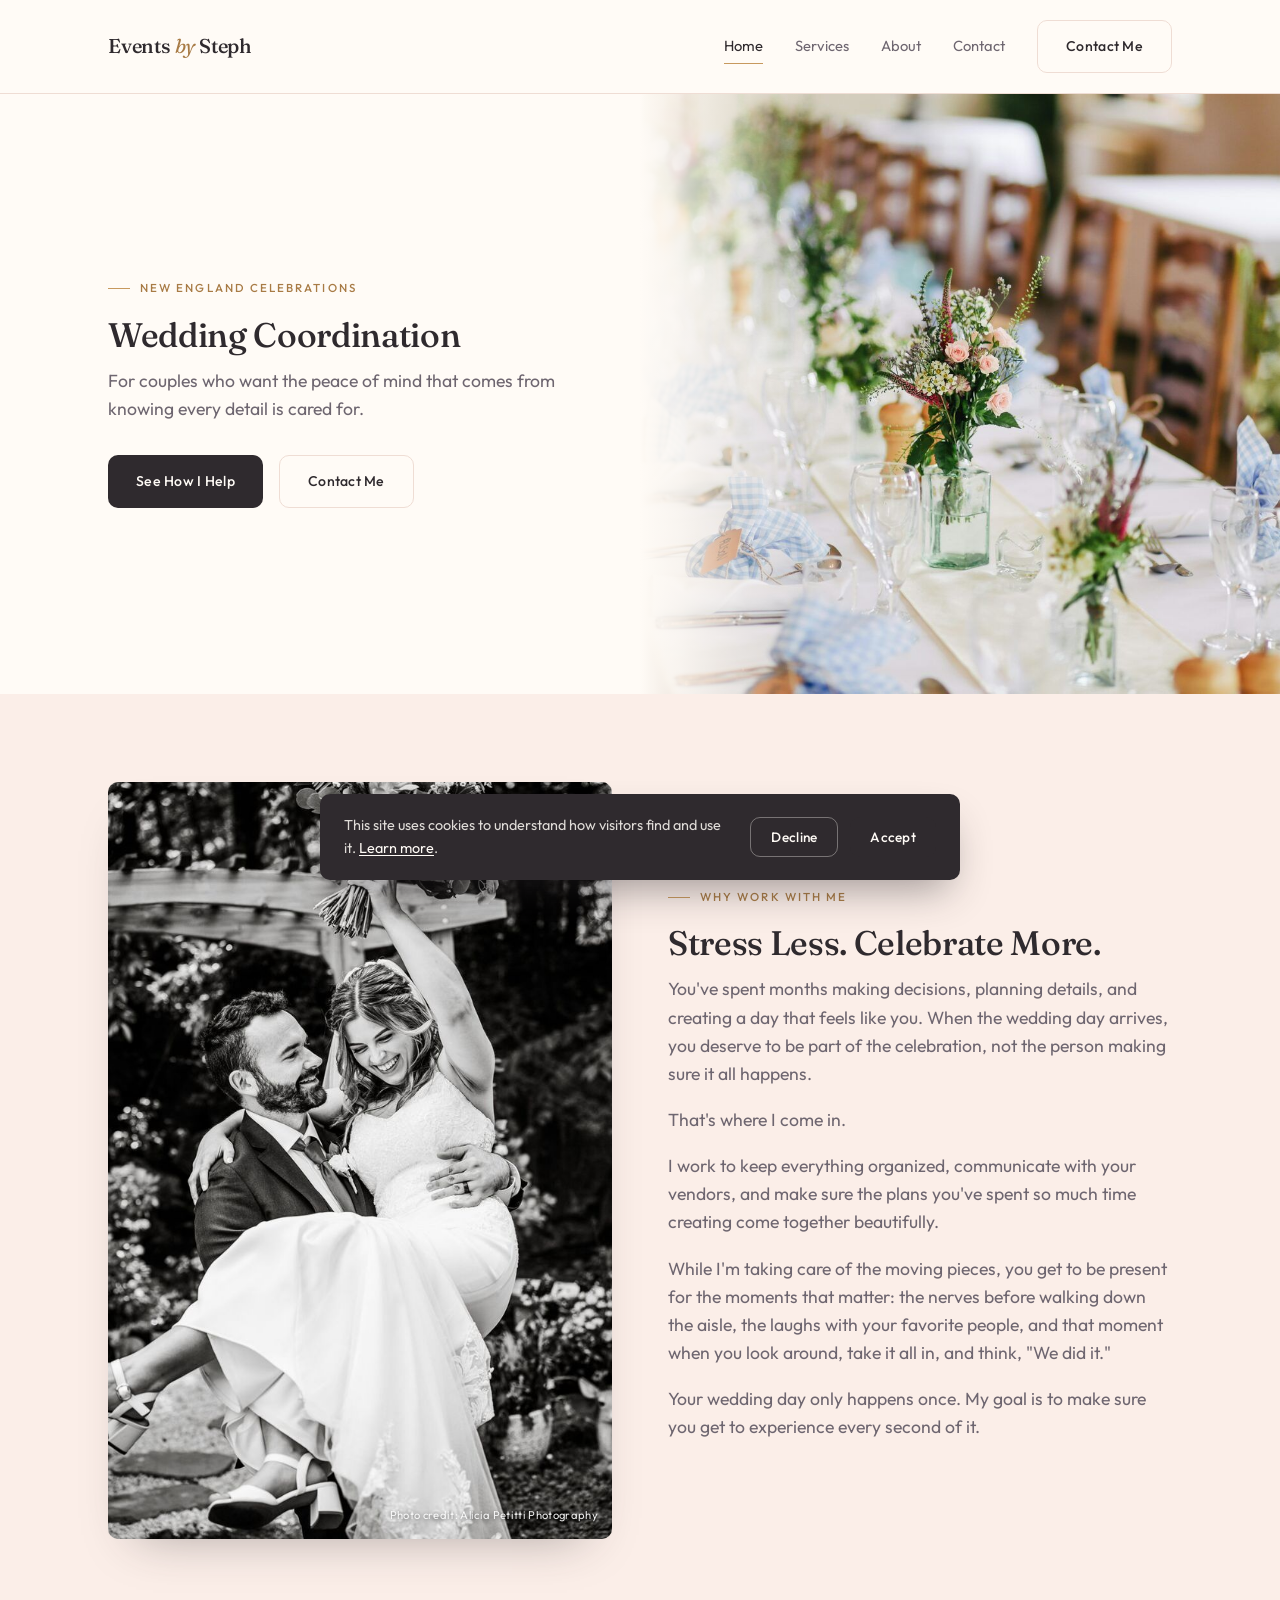
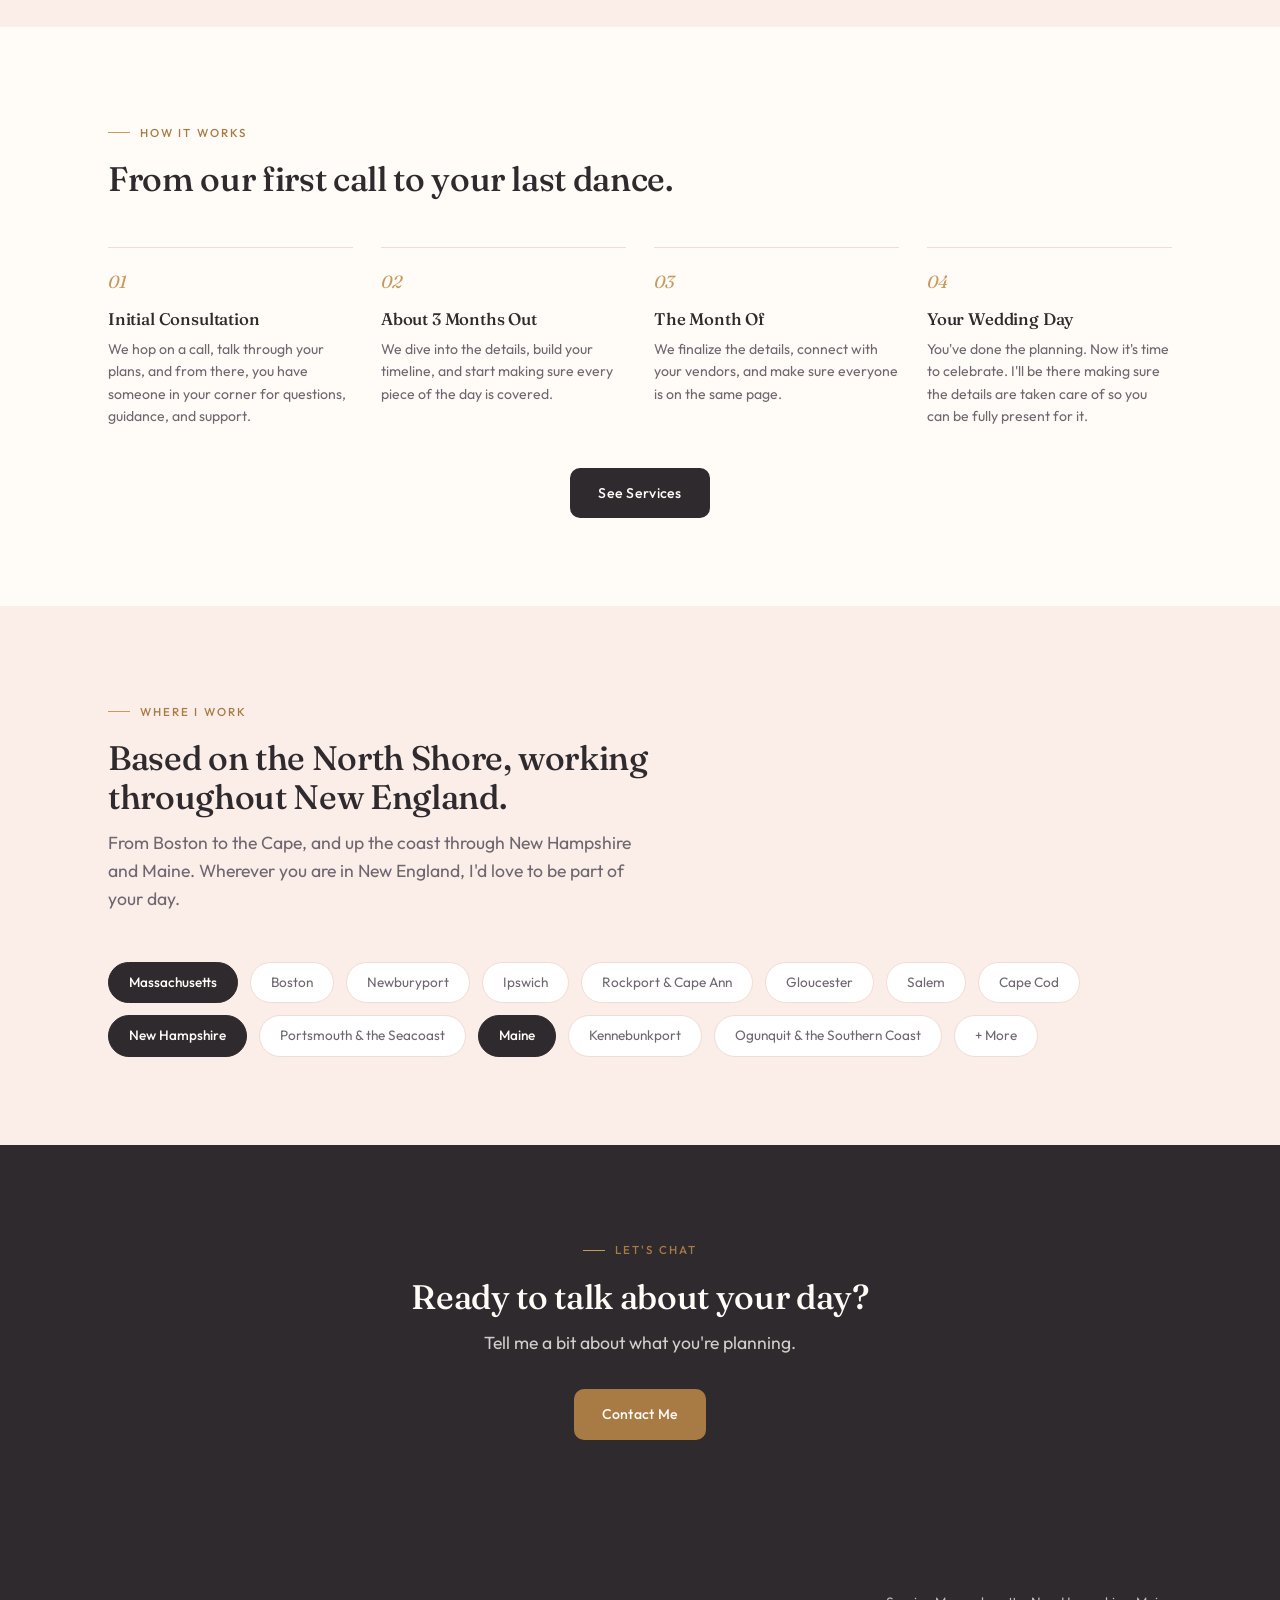
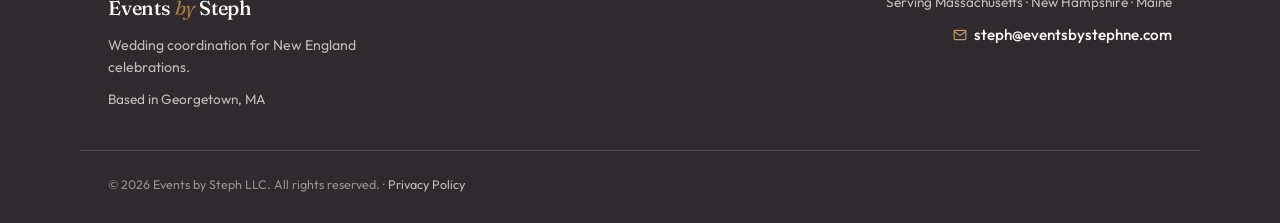
<file: index.html>
<!DOCTYPE html>
<html lang="en">
<head>
<!-- Google tag (gtag.js) — loaded only after cookie consent, see js/main.js -->
<script>
  window.dataLayer = window.dataLayer || [];
  function gtag(){dataLayer.push(arguments);}
  window.GA_MEASUREMENT_ID = 'G-ZN5J3JMXZX';
</script>
<meta charset="UTF-8">
<meta name="viewport" content="width=device-width, initial-scale=1.0">
<link rel="icon" type="image/x-icon" href="/favicon.ico">
<link rel="icon" type="image/png" sizes="16x16" href="/img/favicon-16x16.png">
<link rel="icon" type="image/png" sizes="32x32" href="/img/favicon-32x32.png">
<link rel="apple-touch-icon" sizes="180x180" href="/img/apple-touch-icon.png">
<link rel="icon" type="image/png" sizes="192x192" href="/img/android-chrome-192x192.png">
<title>Events by Steph | Wedding Coordination, North Shore of Massachusetts</title>
<meta name="description" content="Wedding coordination for backyard weddings, elopements, micro weddings, and other intimate celebrations on the North Shore of Massachusetts.">
<link rel="canonical" href="https://eventsbystephne.com/">
<meta property="og:type" content="website">
<meta property="og:site_name" content="Events by Steph">
<meta property="og:title" content="Events by Steph | Wedding Coordination, North Shore of Massachusetts">
<meta property="og:description" content="Wedding coordination for backyard weddings, elopements, micro weddings, and other intimate celebrations on the North Shore of Massachusetts.">
<meta property="og:url" content="https://eventsbystephne.com/">
<meta property="og:image" content="https://eventsbystephne.com/img/services-hero.jpg">
<meta name="twitter:card" content="summary_large_image">
<meta name="twitter:title" content="Events by Steph | Wedding Coordination, North Shore of Massachusetts">
<meta name="twitter:description" content="Wedding coordination for backyard weddings, elopements, micro weddings, and other intimate celebrations on the North Shore of Massachusetts.">
<meta name="twitter:image" content="https://eventsbystephne.com/img/services-hero.jpg">
<link rel="preconnect" href="https://fonts.googleapis.com">
<link rel="preconnect" href="https://fonts.gstatic.com" crossorigin>
<link href="https://fonts.googleapis.com/css2?family=Fraunces:ital,opsz,wght@0,9..144,300..600;1,9..144,400..500&family=Outfit:wght@300;400;500;600&display=swap" rel="stylesheet">
<link rel="stylesheet" href="/css/style.css">
<script type="application/ld+json">
{
  "@context": "https://schema.org",
  "@type": "LocalBusiness",
  "name": "Events by Steph",
  "description": "Wedding day coordination for backyard weddings, elopements, micro weddings, and other intimate celebrations across New England.",
  "url": "https://eventsbystephne.com",
  "email": "steph@eventsbystephne.com",
  "address": {
    "@type": "PostalAddress",
    "addressLocality": "Georgetown",
    "addressRegion": "MA",
    "addressCountry": "US"
  },
  "areaServed": [
    { "@type": "State", "name": "Massachusetts" },
    { "@type": "State", "name": "New Hampshire" },
    { "@type": "State", "name": "Maine" }
  ],
  "priceRange": "$$"
}
</script>
</head>
<body>

<header class="site-header" id="site-header">
  <div class="nav-wrap">
    <a href="/" class="logo">Events <span class="logo-accent">by</span> Steph</a>
    <nav class="site-nav" id="site-nav">
      <a href="/" class="nav-link active">Home</a>
      <a href="/services/" class="nav-link">Services</a>
      <a href="/about/" class="nav-link">About</a>
      <a href="/contact/" class="nav-link">Contact</a>
      <a href="/contact/" class="btn btn-ghost nav-cta">Contact Me</a>
    </nav>
    <button class="nav-toggle" id="nav-toggle" aria-label="Toggle menu" aria-expanded="false" aria-controls="site-nav">
      <span></span><span></span><span></span>
    </button>
  </div>
</header>

<main>

  <section class="hero">
    <div class="hero-split">
      <div class="hero-split-text">
        <p class="eyebrow">New England Celebrations</p>
        <h1>Wedding Coordination</h1>
        <p class="lede">For couples who want the peace of mind that comes from knowing every detail is cared for.</p>
        <div class="btn-row">
          <a href="/services/" class="btn btn-primary">See How I Help</a>
          <a href="/contact/" class="btn btn-ghost">Contact Me</a>
        </div>
      </div>
      <div class="hero-split-image">
        <img src="/img/services-hero.jpg" alt="A long reception table set with gingham napkins and wildflower centerpieces" width="1400" height="933">
      </div>
    </div>
  </section>

  <section class="section alt">
    <div class="container section-media">
      <div class="photo-frame" style="position: relative; align-self: center;">
        <a href="https://aliciapetitti.com/" target="_blank" rel="noopener" title="Photo by Alicia Petitti Photography" aria-label="Photo by Alicia Petitti Photography" style="position: relative; display: block;">
          <img src="/img/carry-laugh-bw.jpg" alt="A groom carrying his laughing bride as she raises her bouquet" style="width: 100%; height: auto; object-fit: contain; display: block;" width="665" height="1000" loading="lazy">
          <span style="position: absolute; bottom: 14px; right: 14px; z-index: 3; color: rgba(255,255,255,0.9); font-family: var(--font-body); font-size: 0.7rem; letter-spacing: 0.03em; text-shadow: 0 1px 4px rgba(0,0,0,0.6);">Photo credit: Alicia Petitti Photography</span>
        </a>
      </div>
      <div class="media-text">
        <p class="eyebrow">Why Work With Me</p>
        <h2>Stress Less. Celebrate More.</h2>
        <p class="lede" style="margin-bottom: 18px;">You've spent months making decisions, planning details, and creating a day that feels like you. When the wedding day arrives, you deserve to be part of the celebration, not the person making sure it all happens.</p>
        <p class="lede" style="margin-bottom: 18px;">That's where I come in.</p>
        <p class="lede" style="margin-bottom: 18px;">I work to keep everything organized, communicate with your vendors, and make sure the plans you've spent so much time creating come together beautifully.</p>
        <p class="lede" style="margin-bottom: 18px;">While I'm taking care of the moving pieces, you get to be present for the moments that matter: the nerves before walking down the aisle, the laughs with your favorite people, and that moment when you look around, take it all in, and think, "We did it."</p>
        <p class="lede">Your wedding day only happens once. My goal is to make sure you get to experience every second of it.</p>
      </div>
    </div>
  </section>

  <section class="section">
    <div class="container">
      <div class="section-head">
        <p class="eyebrow">How It Works</p>
        <h2>From our first call to your last dance.</h2>
      </div>
      <div class="process-list">
        <div class="process-step">
          <span class="process-index">01</span>
          <h3>Initial Consultation</h3>
          <p>We hop on a call, talk through your plans, and from there, you have someone in your corner for questions, guidance, and support.</p>
        </div>
        <div class="process-step">
          <span class="process-index">02</span>
          <h3>About 3 Months Out</h3>
          <p>We dive into the details, build your timeline, and start making sure every piece of the day is covered.</p>
        </div>
        <div class="process-step">
          <span class="process-index">03</span>
          <h3>The Month Of</h3>
          <p>We finalize the details, connect with your vendors, and make sure everyone is on the same page.</p>
        </div>
        <div class="process-step">
          <span class="process-index">04</span>
          <h3>Your Wedding Day</h3>
          <p>You've done the planning. Now it's time to celebrate. I'll be there making sure the details are taken care of so you can be fully present for it.</p>
        </div>
      </div>
      <div class="btn-row" style="justify-content: center; margin-top: 40px;">
        <a href="/services/" class="btn btn-primary">See Services</a>
      </div>
    </div>
  </section>

  <section class="section alt">
    <div class="container">
      <div class="section-head">
        <p class="eyebrow">Where I Work</p>
        <h2>Based on the North Shore, working throughout New England.</h2>
        <p class="lede">From Boston to the Cape, and up the coast through New Hampshire and Maine. Wherever you are in New England, I'd love to be part of your day.</p>
      </div>
      <div class="area-pills">
        <span class="area-pill state">Massachusetts</span>
        <span class="area-pill">Boston</span>
        <span class="area-pill">Newburyport</span>
        <span class="area-pill">Ipswich</span>
        <span class="area-pill">Rockport &amp; Cape Ann</span>
        <span class="area-pill">Gloucester</span>
        <span class="area-pill">Salem</span>
        <span class="area-pill">Cape Cod</span>
        <span class="area-pill state">New Hampshire</span>
        <span class="area-pill">Portsmouth &amp; the Seacoast</span>
        <span class="area-pill state">Maine</span>
        <span class="area-pill">Kennebunkport</span>
        <span class="area-pill">Ogunquit &amp; the Southern Coast</span>
        <span class="area-pill">+ More</span>
      </div>
    </div>
  </section>

  <section class="section dark">
    <div class="container section-head center">
      <p class="eyebrow">Let's Chat</p>
      <h2>Ready to talk about your day?</h2>
      <p class="lede" style="margin: 0 auto 8px;">Tell me a bit about what you're planning.</p>
      <div class="btn-row" style="justify-content: center;">
        <a href="/contact/" class="btn btn-primary">Contact Me</a>
      </div>
    </div>
  </section>

</main>

<footer class="site-footer">
  <div class="footer-wrap">
    <div class="footer-brand">
      <p class="logo footer-logo">Events <span class="logo-accent">by</span> Steph</p>
      <p class="footer-tagline">Wedding coordination for New England celebrations.</p>
      <p class="footer-location">Based in Georgetown, MA</p>
    </div>
    <div class="footer-meta">
      <p class="footer-area">Serving Massachusetts · New Hampshire · Maine</p>
      <div class="footer-link-row">
        <svg width="14" height="14" viewBox="0 0 24 24" fill="none" stroke="currentColor" stroke-width="2" stroke-linecap="round" stroke-linejoin="round"><rect x="2" y="4" width="20" height="16" rx="2"/><path d="M2 6l10 7 10-7"/></svg>
        <a href="mailto:steph@eventsbystephne.com" class="footer-email">steph@eventsbystephne.com</a>
      </div>
    </div>
  </div>
  <p class="footer-copy">© 2026 Events by Steph LLC. All rights reserved. · <a href="/privacy/">Privacy Policy</a></p>
</footer>

<script src="/js/main.js"></script>
</body>
</html>
</file>
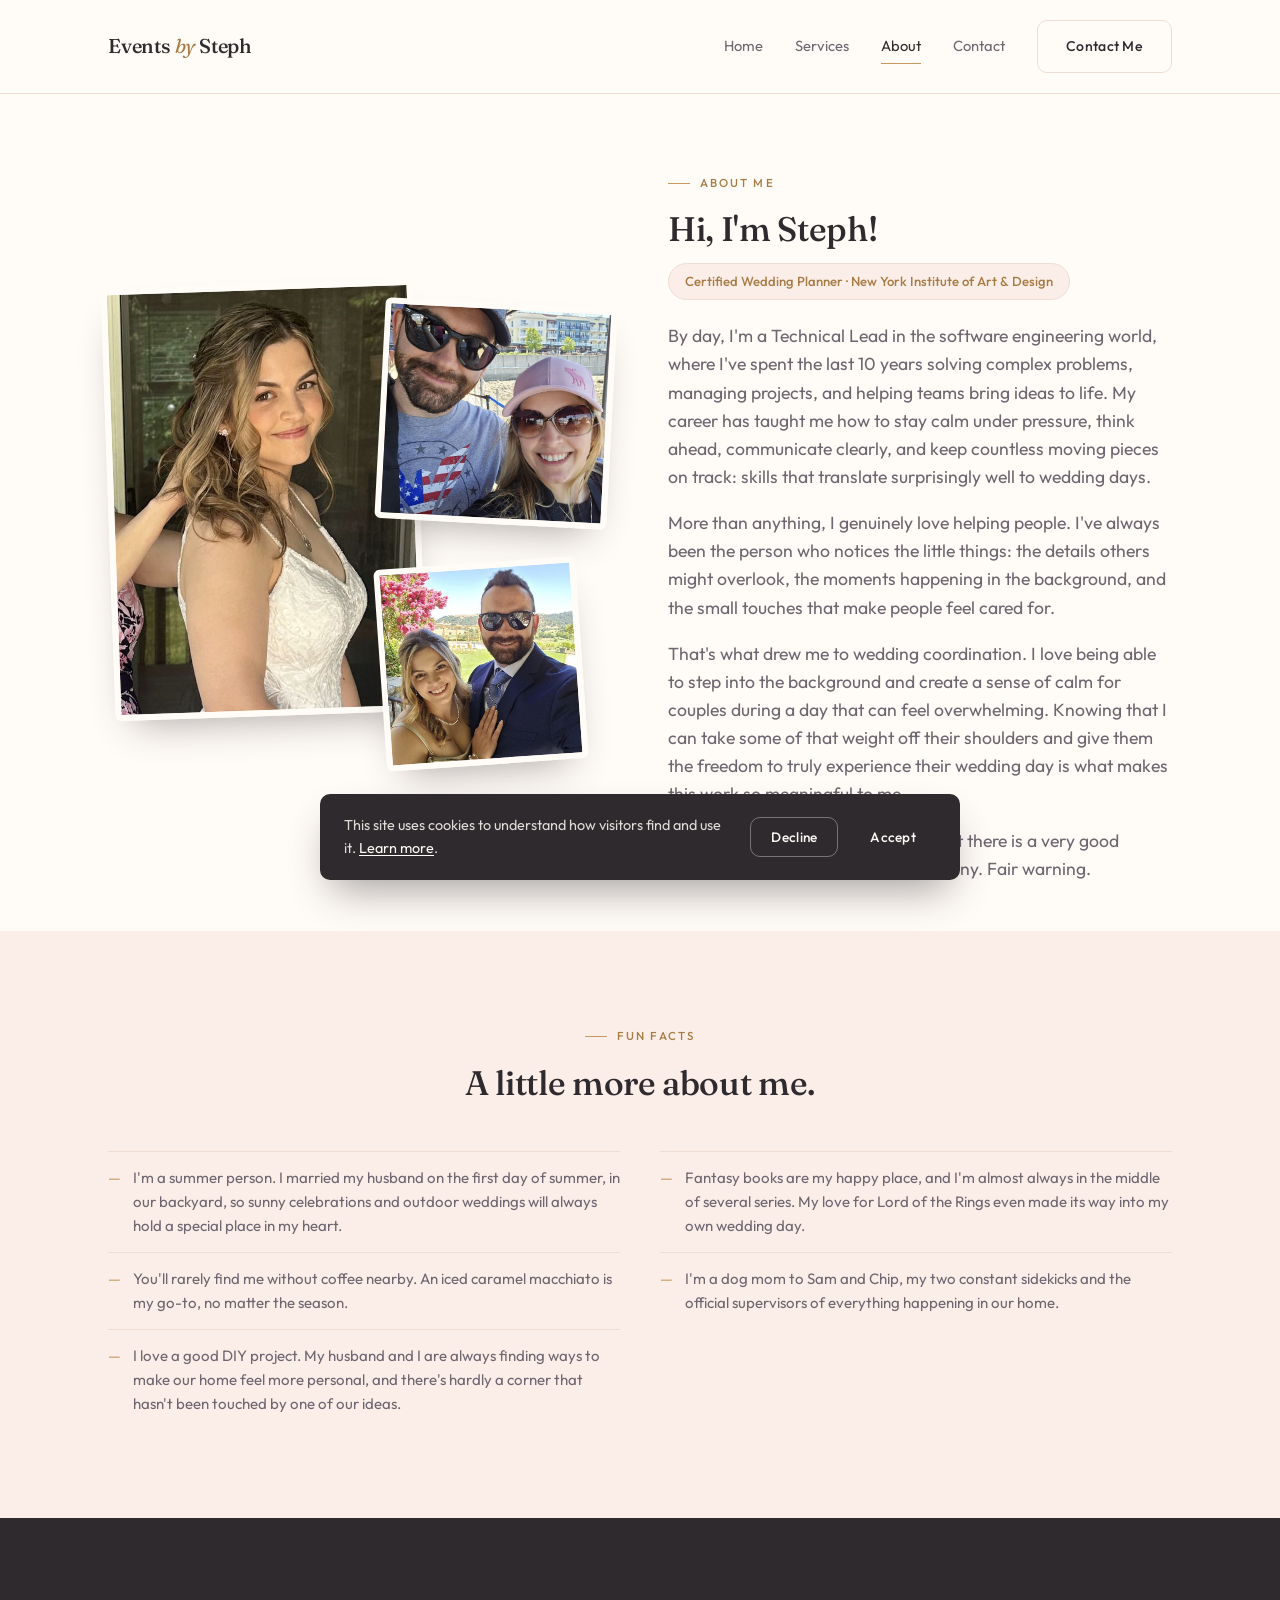
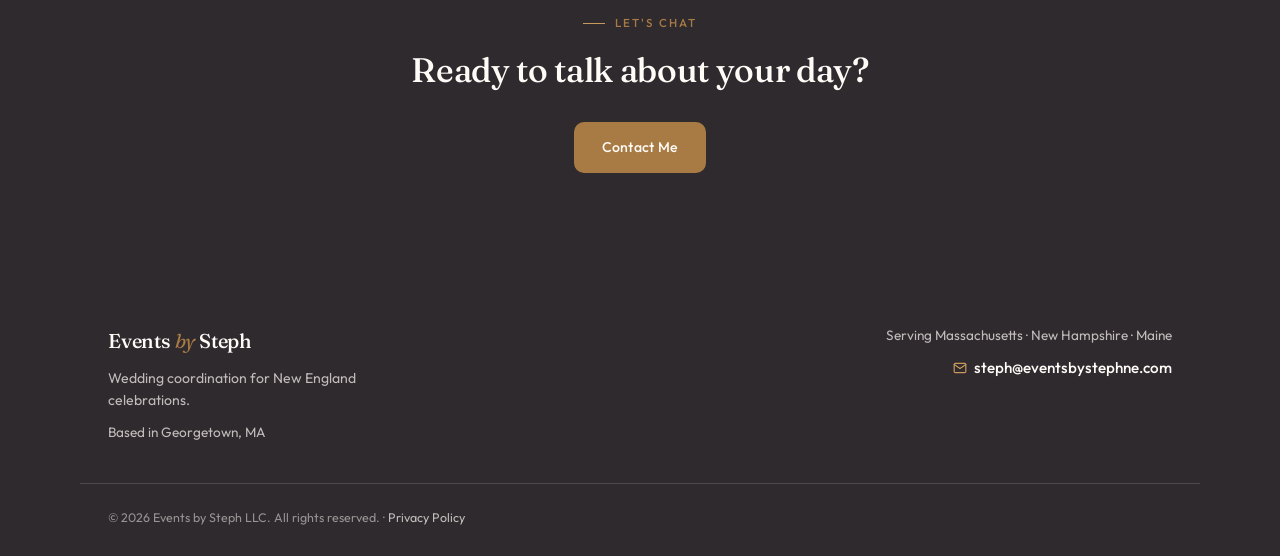
<file: about/index.html>
<!DOCTYPE html>
<html lang="en">
<head>
<!-- Google tag (gtag.js) — loaded only after cookie consent, see js/main.js -->
<script>
  window.dataLayer = window.dataLayer || [];
  function gtag(){dataLayer.push(arguments);}
  window.GA_MEASUREMENT_ID = 'G-ZN5J3JMXZX';
</script>
<meta charset="UTF-8">
<meta name="viewport" content="width=device-width, initial-scale=1.0">
<link rel="icon" type="image/x-icon" href="/favicon.ico">
<link rel="icon" type="image/png" sizes="16x16" href="/img/favicon-16x16.png">
<link rel="icon" type="image/png" sizes="32x32" href="/img/favicon-32x32.png">
<link rel="apple-touch-icon" sizes="180x180" href="/img/apple-touch-icon.png">
<link rel="icon" type="image/png" sizes="192x192" href="/img/android-chrome-192x192.png">
<title>About | Events by Steph</title>
<meta name="description" content="Meet Steph, wedding coordinator for backyard weddings, elopements, micro weddings, and small weddings on the North Shore of Massachusetts.">
<link rel="canonical" href="https://eventsbystephne.com/about/">
<meta property="og:type" content="website">
<meta property="og:site_name" content="Events by Steph">
<meta property="og:title" content="About | Events by Steph">
<meta property="og:description" content="Meet Steph, wedding coordinator for backyard weddings, elopements, micro weddings, and small weddings on the North Shore of Massachusetts.">
<meta property="og:url" content="https://eventsbystephne.com/about/">
<meta property="og:image" content="https://eventsbystephne.com/img/bride-getting-ready.jpg">
<meta name="twitter:card" content="summary_large_image">
<meta name="twitter:title" content="About | Events by Steph">
<meta name="twitter:description" content="Meet Steph, wedding coordinator for backyard weddings, elopements, micro weddings, and small weddings on the North Shore of Massachusetts.">
<meta name="twitter:image" content="https://eventsbystephne.com/img/bride-getting-ready.jpg">
<link rel="preconnect" href="https://fonts.googleapis.com">
<link rel="preconnect" href="https://fonts.gstatic.com" crossorigin>
<link href="https://fonts.googleapis.com/css2?family=Fraunces:ital,opsz,wght@0,9..144,300..600;1,9..144,400..500&family=Outfit:wght@300;400;500;600&display=swap" rel="stylesheet">
<link rel="stylesheet" href="/css/style.css">
<script type="application/ld+json">
{
  "@context": "https://schema.org",
  "@type": "AboutPage",
  "mainEntity": {
    "@type": "Person",
    "name": "Steph",
    "jobTitle": "Wedding Coordinator",
    "hasCredential": {
      "@type": "EducationalOccupationalCredential",
      "credentialCategory": "certificate",
      "name": "Certified Wedding Planner",
      "recognizedBy": {
        "@type": "Organization",
        "name": "New York Institute of Art and Design"
      }
    },
    "worksFor": {
      "@type": "LocalBusiness",
      "name": "Events by Steph",
      "url": "https://eventsbystephne.com"
    },
    "url": "https://eventsbystephne.com/about/"
  }
}
</script>
</head>
<body>

<header class="site-header" id="site-header">
  <div class="nav-wrap">
    <a href="/" class="logo">Events <span class="logo-accent">by</span> Steph</a>
    <nav class="site-nav" id="site-nav">
      <a href="/" class="nav-link">Home</a>
      <a href="/services/" class="nav-link">Services</a>
      <a href="/about/" class="nav-link active">About</a>
      <a href="/contact/" class="nav-link">Contact</a>
      <a href="/contact/" class="btn btn-ghost nav-cta">Contact Me</a>
    </nav>
    <button class="nav-toggle" id="nav-toggle" aria-label="Toggle menu" aria-expanded="false" aria-controls="site-nav">
      <span></span><span></span><span></span>
    </button>
  </div>
</header>

<main>

  <section class="hero-simple">
    <div class="container section-media">
      <div class="bio-collage">
        <div class="photo-frame bio-collage-photo-1">
          <img src="/img/bride-getting-ready.jpg" alt="Steph getting ready in her wedding dress before her ceremony" width="548" height="900">
        </div>
        <div class="photo-frame bio-collage-photo-2">
          <img src="/img/bar-harbor.jpg" alt="Steph and her husband smiling together on a sunny day trip" width="800" height="600" loading="lazy">
        </div>
        <div class="photo-frame bio-collage-photo-3">
          <img src="/img/steph-and-husband-outdoors.jpg" alt="Steph and her husband smiling together at an outdoor wedding" width="700" height="700" loading="lazy">
        </div>
      </div>
      <div class="media-text">
        <p class="eyebrow">About Me</p>
        <h1>Hi, I'm Steph!</h1>
        <p class="credential-badge">Certified Wedding Planner &middot; New York Institute of Art &amp; Design</p>
        <p class="lede" style="margin-bottom: 18px;">By day, I'm a Technical Lead in the software engineering world, where I've spent the last 10 years solving complex problems, managing projects, and helping teams bring ideas to life. My career has taught me how to stay calm under pressure, think ahead, communicate clearly, and keep countless moving pieces on track: skills that translate surprisingly well to wedding days.</p>
        <p class="lede" style="margin-bottom: 18px;">More than anything, I genuinely love helping people. I've always been the person who notices the little things: the details others might overlook, the moments happening in the background, and the small touches that make people feel cared for.</p>
        <p class="lede" style="margin-bottom: 18px;">That's what drew me to wedding coordination. I love being able to step into the background and create a sense of calm for couples during a day that can feel overwhelming. Knowing that I can take some of that weight off their shoulders and give them the freedom to truly experience their wedding day is what makes this work so meaningful to me.</p>
        <p class="lede">And yes, I love weddings so much that there is a very good chance I'll tear up during your ceremony. Fair warning.</p>
      </div>
    </div>
  </section>

  <section class="section alt">
    <div class="container">
      <div class="section-head center">
        <p class="eyebrow">Fun Facts</p>
        <h2>A little more about me.</h2>
      </div>
      <ul class="process-checklist">
        <li>I'm a summer person. I married my husband on the first day of summer, in our backyard, so sunny celebrations and outdoor weddings will always hold a special place in my heart.</li>
        <li>Fantasy books are my happy place, and I'm almost always in the middle of several series. My love for Lord of the Rings even made its way into my own wedding day.</li>
        <li>You'll rarely find me without coffee nearby. An iced caramel macchiato is my go-to, no matter the season.</li>
        <li>I'm a dog mom to Sam and Chip, my two constant sidekicks and the official supervisors of everything happening in our home.</li>
        <li>I love a good DIY project. My husband and I are always finding ways to make our home feel more personal, and there's hardly a corner that hasn't been touched by one of our ideas.</li>
      </ul>
    </div>
  </section>

  <section class="section dark">
    <div class="container section-head center">
      <p class="eyebrow">Let's Chat</p>
      <h2>Ready to talk about your day?</h2>
      <div class="btn-row" style="justify-content: center;">
        <a href="/contact/" class="btn btn-primary">Contact Me</a>
      </div>
    </div>
  </section>

</main>

<footer class="site-footer">
  <div class="footer-wrap">
    <div class="footer-brand">
      <p class="logo footer-logo">Events <span class="logo-accent">by</span> Steph</p>
      <p class="footer-tagline">Wedding coordination for New England celebrations.</p>
      <p class="footer-location">Based in Georgetown, MA</p>
    </div>
    <div class="footer-meta">
      <p class="footer-area">Serving Massachusetts · New Hampshire · Maine</p>
      <div class="footer-link-row">
        <svg width="14" height="14" viewBox="0 0 24 24" fill="none" stroke="currentColor" stroke-width="2" stroke-linecap="round" stroke-linejoin="round"><rect x="2" y="4" width="20" height="16" rx="2"/><path d="M2 6l10 7 10-7"/></svg>
        <a href="mailto:steph@eventsbystephne.com" class="footer-email">steph@eventsbystephne.com</a>
      </div>
    </div>
  </div>
  <p class="footer-copy">© 2026 Events by Steph LLC. All rights reserved. · <a href="/privacy/">Privacy Policy</a></p>
</footer>

<script src="/js/main.js"></script>
</body>
</html>
</file>
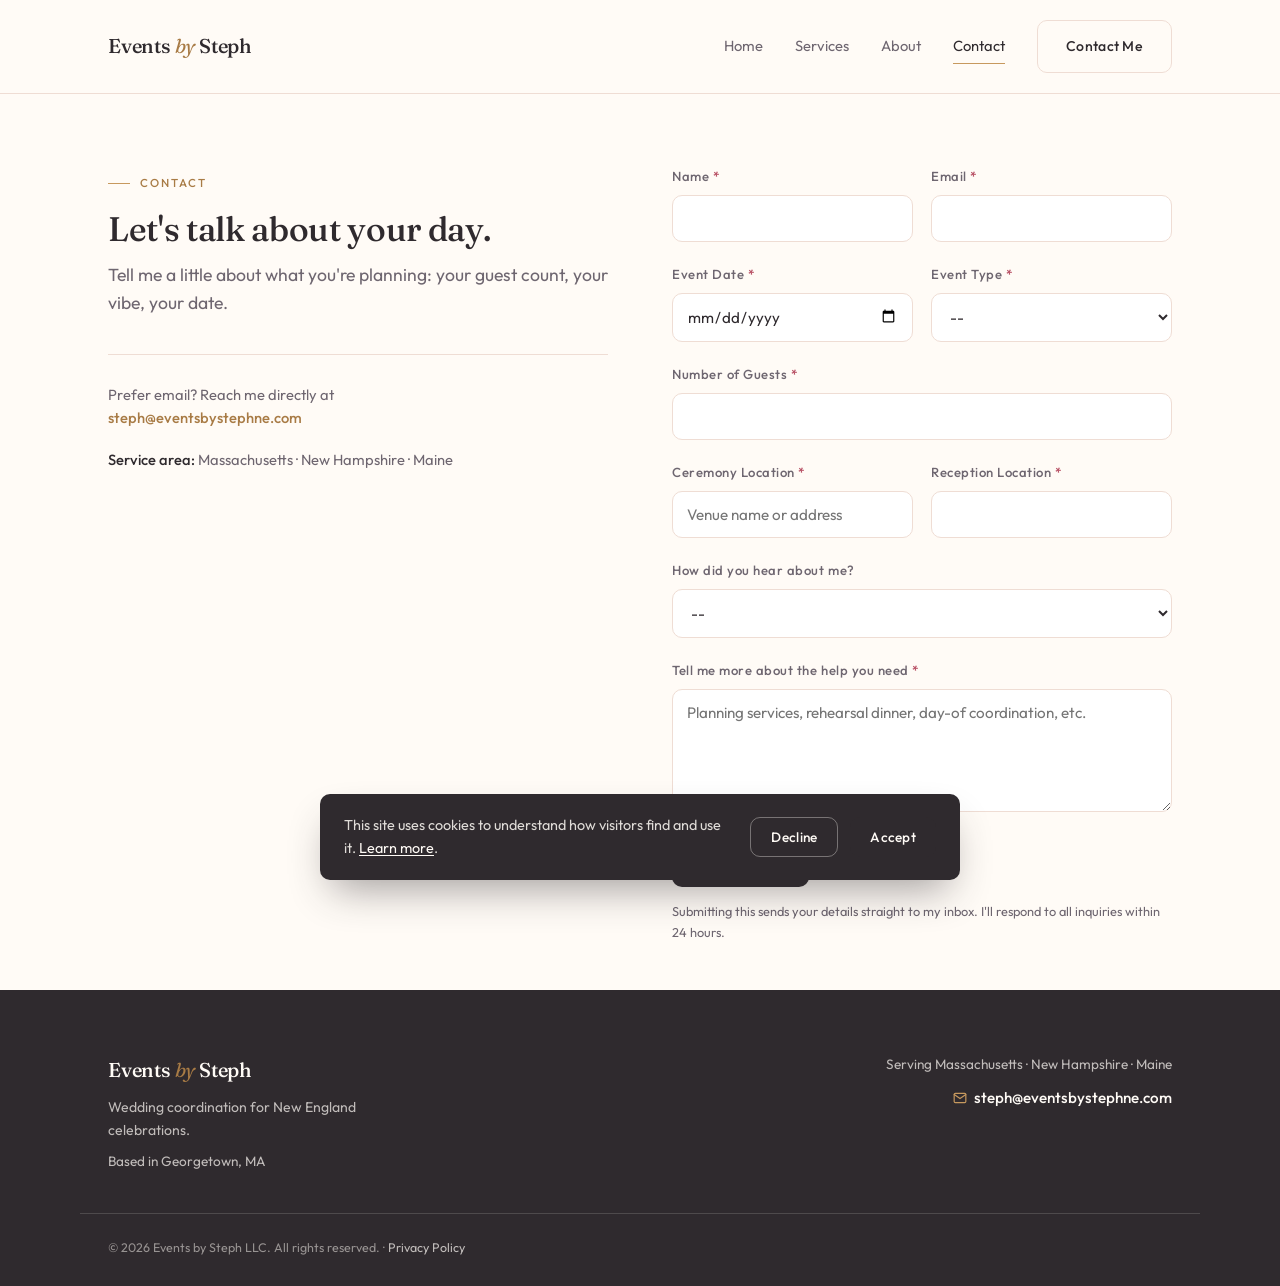
<file: contact/index.html>
<!DOCTYPE html>
<html lang="en">
<head>
<!-- Google tag (gtag.js) — loaded only after cookie consent, see js/main.js -->
<script>
  window.dataLayer = window.dataLayer || [];
  function gtag(){dataLayer.push(arguments);}
  window.GA_MEASUREMENT_ID = 'G-ZN5J3JMXZX';
</script>
<meta charset="UTF-8">
<meta name="viewport" content="width=device-width, initial-scale=1.0">
<link rel="icon" type="image/x-icon" href="/favicon.ico">
<link rel="icon" type="image/png" sizes="16x16" href="/img/favicon-16x16.png">
<link rel="icon" type="image/png" sizes="32x32" href="/img/favicon-32x32.png">
<link rel="apple-touch-icon" sizes="180x180" href="/img/apple-touch-icon.png">
<link rel="icon" type="image/png" sizes="192x192" href="/img/android-chrome-192x192.png">
<title>Contact | Events by Steph</title>
<meta name="description" content="Get in touch about wedding coordination on the North Shore of Massachusetts.">
<link rel="canonical" href="https://eventsbystephne.com/contact/">
<meta property="og:type" content="website">
<meta property="og:site_name" content="Events by Steph">
<meta property="og:title" content="Contact | Events by Steph">
<meta property="og:description" content="Get in touch about wedding coordination on the North Shore of Massachusetts.">
<meta property="og:url" content="https://eventsbystephne.com/contact/">
<meta property="og:image" content="https://eventsbystephne.com/img/services-hero.jpg">
<meta name="twitter:card" content="summary_large_image">
<meta name="twitter:title" content="Contact | Events by Steph">
<meta name="twitter:description" content="Get in touch about wedding coordination on the North Shore of Massachusetts.">
<meta name="twitter:image" content="https://eventsbystephne.com/img/services-hero.jpg">
<link rel="preconnect" href="https://fonts.googleapis.com">
<link rel="preconnect" href="https://fonts.gstatic.com" crossorigin>
<link href="https://fonts.googleapis.com/css2?family=Fraunces:ital,opsz,wght@0,9..144,300..600;1,9..144,400..500&family=Outfit:wght@300;400;500;600&display=swap" rel="stylesheet">
<link rel="stylesheet" href="/css/style.css">
<script type="application/ld+json">
{
  "@context": "https://schema.org",
  "@type": "ContactPage",
  "url": "https://eventsbystephne.com/contact/",
  "about": {
    "@type": "LocalBusiness",
    "name": "Events by Steph",
    "email": "steph@eventsbystephne.com",
    "url": "https://eventsbystephne.com"
  }
}
</script>
</head>
<body>

<header class="site-header" id="site-header">
  <div class="nav-wrap">
    <a href="/" class="logo">Events <span class="logo-accent">by</span> Steph</a>
    <nav class="site-nav" id="site-nav">
      <a href="/" class="nav-link">Home</a>
      <a href="/services/" class="nav-link">Services</a>
      <a href="/about/" class="nav-link">About</a>
      <a href="/contact/" class="nav-link active">Contact</a>
      <a href="/contact/" class="btn btn-ghost nav-cta">Contact Me</a>
    </nav>
    <button class="nav-toggle" id="nav-toggle" aria-label="Toggle menu" aria-expanded="false" aria-controls="site-nav">
      <span></span><span></span><span></span>
    </button>
  </div>
</header>

<main>

  <section class="hero-simple">
    <div class="container contact-grid">
      <div>
        <p class="eyebrow">Contact</p>
        <h1>Let's talk about your day.</h1>
        <p class="lede">Tell me a little about what you're planning: your guest count, your vibe, your date.</p>

        <div class="contact-direct">
          Prefer email? Reach me directly at<br>
          <a href="mailto:steph@eventsbystephne.com">steph@eventsbystephne.com</a>
        </div>

        <div class="contact-direct" style="border-top: none; padding-top: 0; margin-top: 18px;">
          <strong style="color: var(--ink); font-weight: 500;">Service area:</strong> Massachusetts · New Hampshire · Maine
        </div>
      </div>

      <div>
        <form id="contact-form" action="https://formsubmit.co/steph@eventsbystephne.com" method="POST" novalidate>
          <input type="hidden" name="_subject" value="New inquiry from Events by Steph">
          <input type="hidden" name="_next" value="https://eventsbystephne.com/thank-you/">
          <input type="hidden" name="_template" value="table">
          <input type="hidden" name="_captcha" value="false">
          <input type="text" name="_honey" style="display:none" tabindex="-1" autocomplete="off">

          <div class="form-row-double">
            <div class="form-field">
              <label for="name">Name <span class="required-mark">*</span></label>
              <input type="text" id="name" name="name" required>
            </div>
            <div class="form-field">
              <label for="email">Email <span class="required-mark">*</span></label>
              <input type="email" id="email" name="email" required>
            </div>
          </div>

          <div class="form-row-double">
            <div class="form-field">
              <label for="event-date">Event Date <span class="required-mark">*</span></label>
              <input type="date" id="event-date" name="event-date" required>
            </div>
            <div class="form-field">
              <label for="event-type">Event Type <span class="required-mark">*</span></label>
              <select id="event-type" name="event-type" required>
                <option value="" disabled selected>--</option>
                <option value="Elopement or micro wedding">Elopement or micro wedding</option>
                <option value="Backyard wedding">Backyard wedding</option>
                <option value="Venue wedding">Venue wedding</option>
                <option value="Not sure yet">I'm not sure yet!</option>
                <option value="Other">Other</option>
              </select>
            </div>
          </div>

          <div class="form-field">
            <label for="guest-count">Number of Guests <span class="required-mark">*</span></label>
            <input type="text" id="guest-count" name="guest-count" required>
          </div>

          <div class="form-row-double">
            <div class="form-field">
              <label for="ceremony-location">Ceremony Location <span class="required-mark">*</span></label>
              <input type="text" id="ceremony-location" name="ceremony-location" placeholder="Venue name or address" required>
            </div>
            <div class="form-field">
              <label for="reception-location">Reception Location <span class="required-mark">*</span></label>
              <input type="text" id="reception-location" name="reception-location" required>
            </div>
          </div>

          <div class="form-field">
            <label for="referral-source">How did you hear about me?</label>
            <select id="referral-source" name="referral-source">
              <option value="" disabled selected>--</option>
              <option value="Google search">Google search</option>
              <option value="Instagram">Instagram</option>
              <option value="Facebook">Facebook</option>
              <option value="Referral from a friend or family member">Referral from a friend or family member</option>
              <option value="Referral from a vendor">Referral from a vendor</option>
              <option value="Wedding venue">Wedding venue</option>
              <option value="Other">Other</option>
            </select>
          </div>

          <div class="form-field">
            <label for="message">Tell me more about the help you need <span class="required-mark">*</span></label>
            <textarea id="message" name="message" rows="5" placeholder="Planning services, rehearsal dinner, day-of coordination, etc." required></textarea>
          </div>

          <button type="submit" class="btn btn-primary">Send Inquiry</button>
          <p id="form-error-message" class="form-error" role="alert">Please fill in all required fields.</p>
          <p class="form-note">Submitting this sends your details straight to my inbox. I'll respond to all inquiries within 24 hours.</p>
        </form>
      </div>
    </div>
  </section>

</main>

<footer class="site-footer">
  <div class="footer-wrap">
    <div class="footer-brand">
      <p class="logo footer-logo">Events <span class="logo-accent">by</span> Steph</p>
      <p class="footer-tagline">Wedding coordination for New England celebrations.</p>
      <p class="footer-location">Based in Georgetown, MA</p>
    </div>
    <div class="footer-meta">
      <p class="footer-area">Serving Massachusetts · New Hampshire · Maine</p>
      <div class="footer-link-row">
        <svg width="14" height="14" viewBox="0 0 24 24" fill="none" stroke="currentColor" stroke-width="2" stroke-linecap="round" stroke-linejoin="round"><rect x="2" y="4" width="20" height="16" rx="2"/><path d="M2 6l10 7 10-7"/></svg>
        <a href="mailto:steph@eventsbystephne.com" class="footer-email">steph@eventsbystephne.com</a>
      </div>
    </div>
  </div>
  <p class="footer-copy">© 2026 Events by Steph LLC. All rights reserved. · <a href="/privacy/">Privacy Policy</a></p>
</footer>

<script src="/js/main.js"></script>
</body>
</html>
</file>
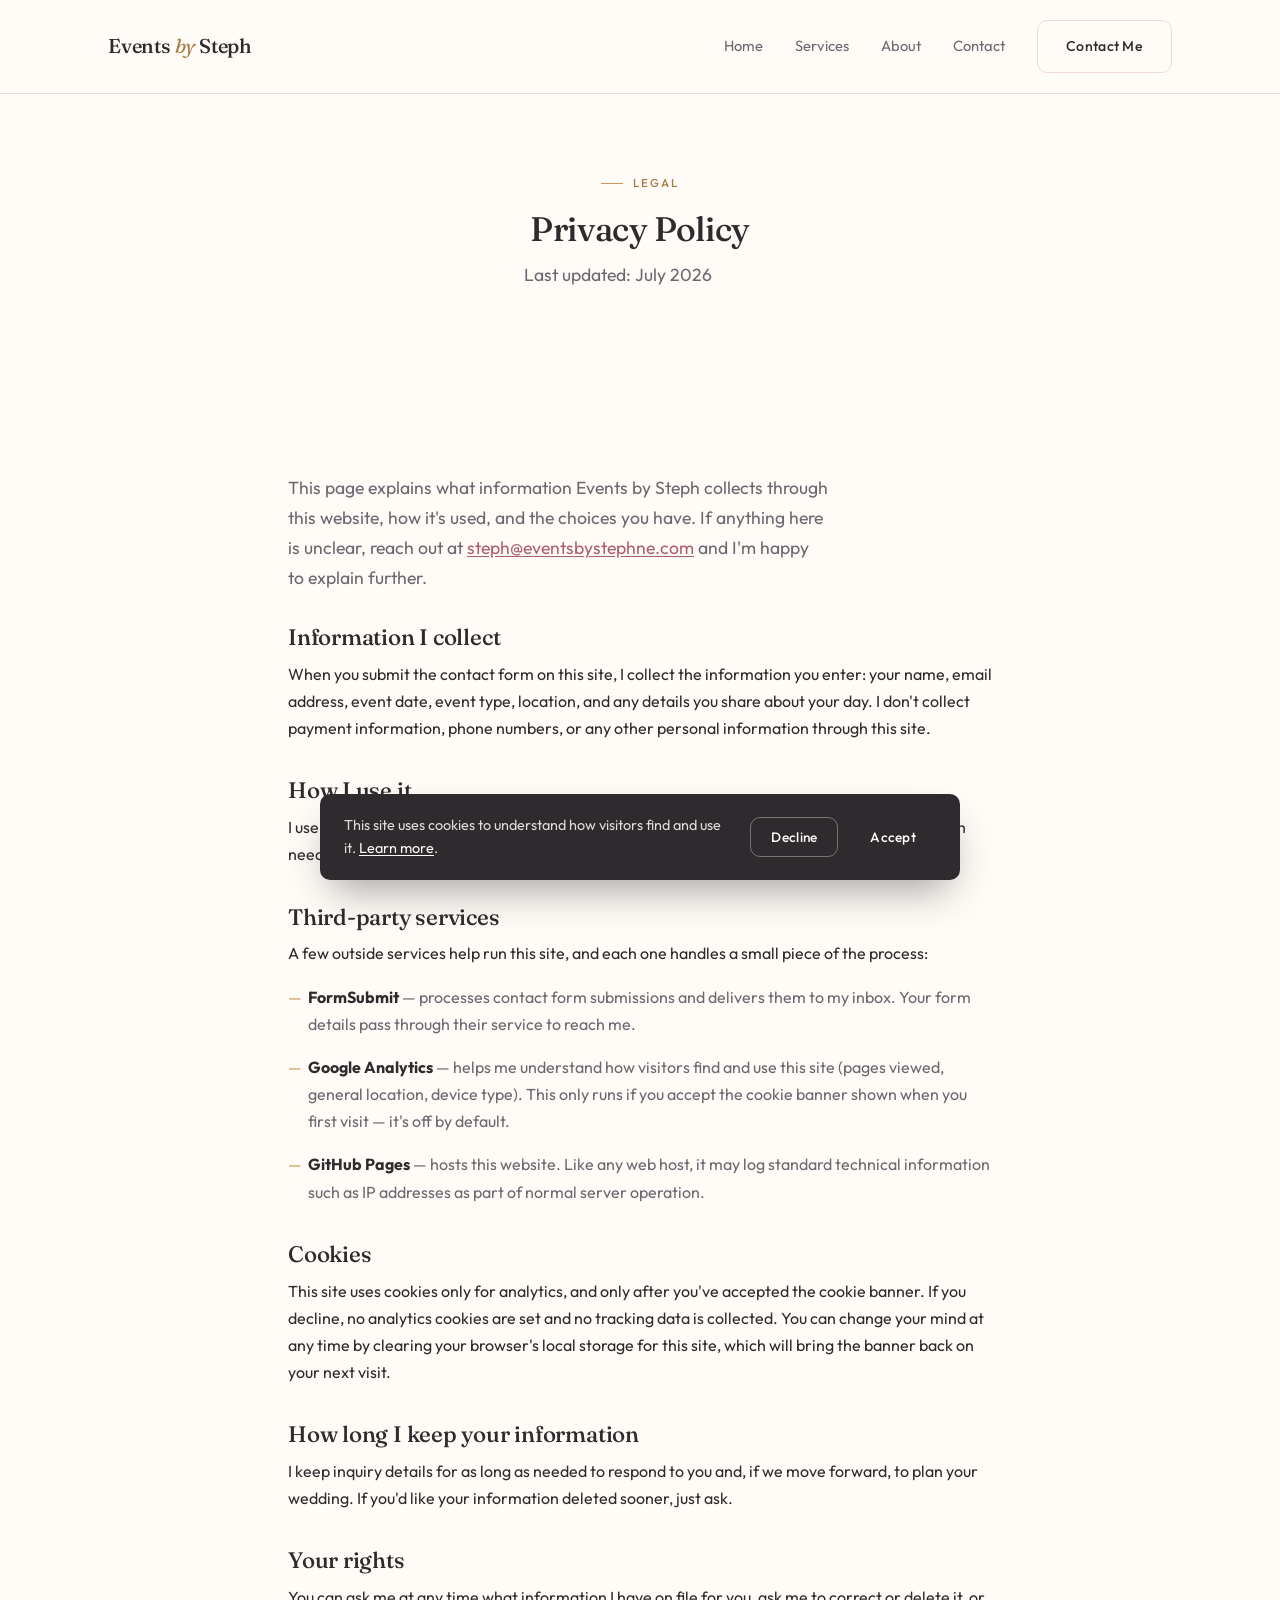
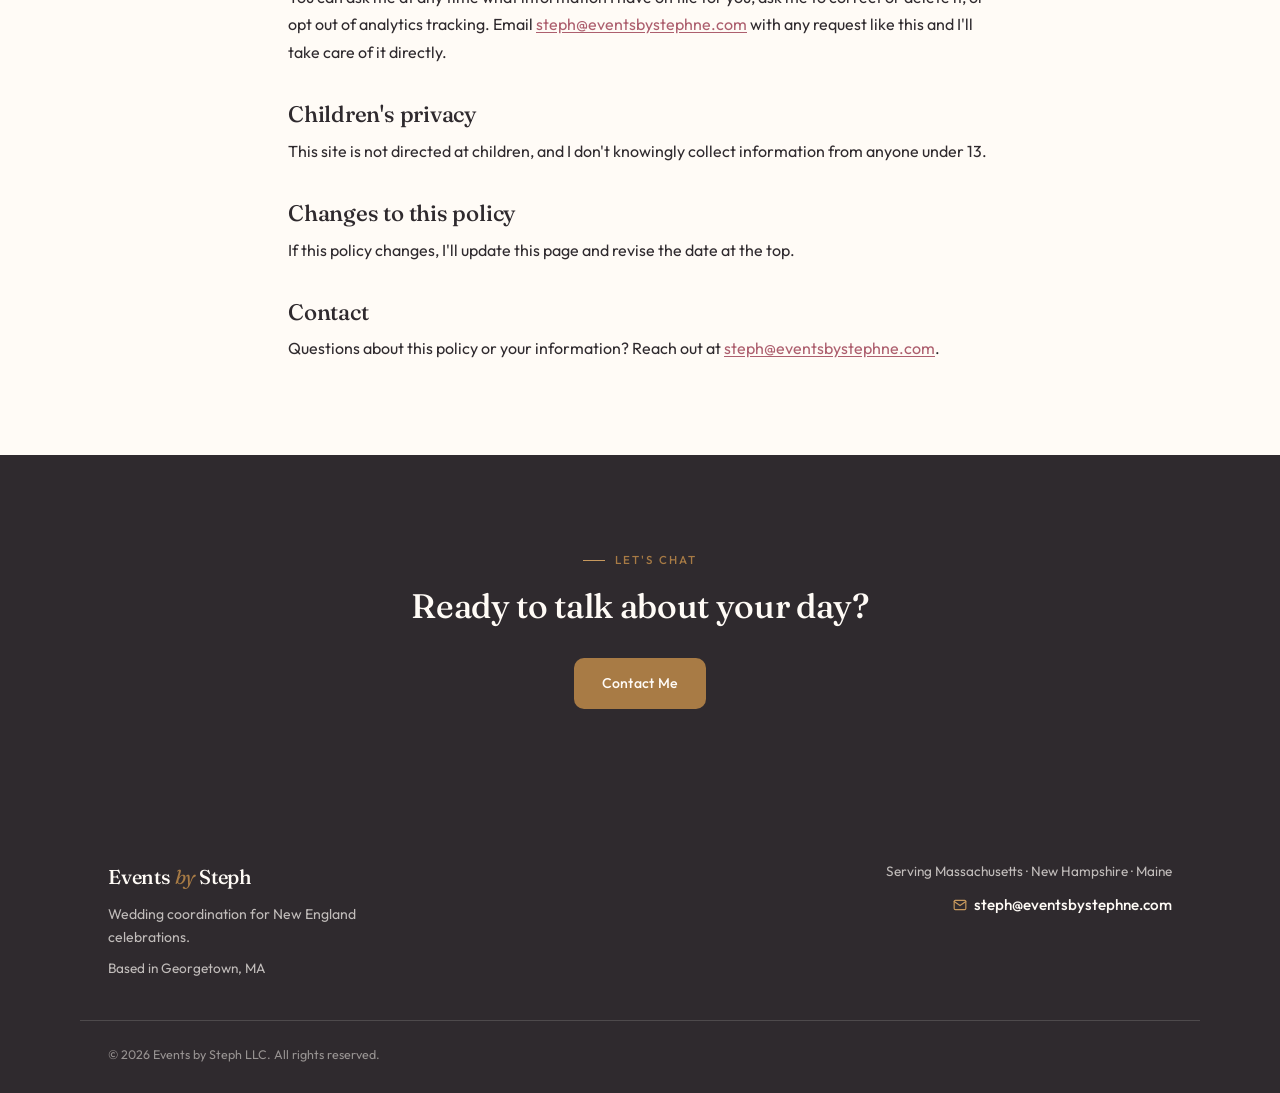
<file: privacy/index.html>
<!DOCTYPE html>
<html lang="en">
<head>
<!-- Google tag (gtag.js) — loaded only after cookie consent, see js/main.js -->
<script>
  window.dataLayer = window.dataLayer || [];
  function gtag(){dataLayer.push(arguments);}
  window.GA_MEASUREMENT_ID = 'G-ZN5J3JMXZX';
</script>
<meta charset="UTF-8">
<meta name="viewport" content="width=device-width, initial-scale=1.0">
<link rel="icon" type="image/x-icon" href="/favicon.ico">
<link rel="icon" type="image/png" sizes="16x16" href="/img/favicon-16x16.png">
<link rel="icon" type="image/png" sizes="32x32" href="/img/favicon-32x32.png">
<link rel="apple-touch-icon" sizes="180x180" href="/img/apple-touch-icon.png">
<link rel="icon" type="image/png" sizes="192x192" href="/img/android-chrome-192x192.png">
<title>Privacy Policy | Events by Steph</title>
<meta name="description" content="How Events by Steph collects, uses, and protects information shared through this website.">
<link rel="canonical" href="https://eventsbystephne.com/privacy/">
<meta property="og:type" content="website">
<meta property="og:site_name" content="Events by Steph">
<meta property="og:title" content="Privacy Policy | Events by Steph">
<meta property="og:description" content="How Events by Steph collects, uses, and protects information shared through this website.">
<meta property="og:url" content="https://eventsbystephne.com/privacy/">
<meta property="og:image" content="https://eventsbystephne.com/img/services-hero.jpg">
<meta name="twitter:card" content="summary_large_image">
<meta name="twitter:title" content="Privacy Policy | Events by Steph">
<meta name="twitter:description" content="How Events by Steph collects, uses, and protects information shared through this website.">
<meta name="twitter:image" content="https://eventsbystephne.com/img/services-hero.jpg">
<link rel="preconnect" href="https://fonts.googleapis.com">
<link rel="preconnect" href="https://fonts.gstatic.com" crossorigin>
<link href="https://fonts.googleapis.com/css2?family=Fraunces:ital,opsz,wght@0,9..144,300..600;1,9..144,400..500&family=Outfit:wght@300;400;500;600&display=swap" rel="stylesheet">
<link rel="stylesheet" href="/css/style.css">
</head>
<body>

<header class="site-header" id="site-header">
  <div class="nav-wrap">
    <a href="/" class="logo">Events <span class="logo-accent">by</span> Steph</a>
    <nav class="site-nav" id="site-nav">
      <a href="/" class="nav-link">Home</a>
      <a href="/services/" class="nav-link">Services</a>
      <a href="/about/" class="nav-link">About</a>
      <a href="/contact/" class="nav-link">Contact</a>
      <a href="/contact/" class="btn btn-ghost nav-cta">Contact Me</a>
    </nav>
    <button class="nav-toggle" id="nav-toggle" aria-label="Toggle menu" aria-expanded="false" aria-controls="site-nav">
      <span></span><span></span><span></span>
    </button>
  </div>
</header>

<main>

  <section class="hero-simple">
    <div class="container section-head center">
      <p class="eyebrow">Legal</p>
      <h1>Privacy Policy</h1>
      <p class="lede">Last updated: July 2026</p>
    </div>
  </section>

  <section class="section">
    <div class="container policy-content" style="max-width: 760px; margin: 0 auto;">

      <p class="lede" style="margin-bottom: 32px;">This page explains what information Events by Steph collects through this website, how it's used, and the choices you have. If anything here is unclear, reach out at <a href="mailto:steph@eventsbystephne.com">steph@eventsbystephne.com</a> and I'm happy to explain further.</p>

      <h3>Information I collect</h3>
      <p>When you submit the contact form on this site, I collect the information you enter: your name, email address, event date, event type, location, and any details you share about your day. I don't collect payment information, phone numbers, or any other personal information through this site.</p>

      <h3>How I use it</h3>
      <p>I use this information only to respond to your inquiry and talk through your wedding coordination needs. I don't sell, rent, or share your information with third parties for marketing purposes.</p>

      <h3>Third-party services</h3>
      <p>A few outside services help run this site, and each one handles a small piece of the process:</p>
      <ul>
        <li><strong>FormSubmit</strong> — processes contact form submissions and delivers them to my inbox. Your form details pass through their service to reach me.</li>
        <li><strong>Google Analytics</strong> — helps me understand how visitors find and use this site (pages viewed, general location, device type). This only runs if you accept the cookie banner shown when you first visit — it's off by default.</li>
        <li><strong>GitHub Pages</strong> — hosts this website. Like any web host, it may log standard technical information such as IP addresses as part of normal server operation.</li>
      </ul>

      <h3>Cookies</h3>
      <p>This site uses cookies only for analytics, and only after you've accepted the cookie banner. If you decline, no analytics cookies are set and no tracking data is collected. You can change your mind at any time by clearing your browser's local storage for this site, which will bring the banner back on your next visit.</p>

      <h3>How long I keep your information</h3>
      <p>I keep inquiry details for as long as needed to respond to you and, if we move forward, to plan your wedding. If you'd like your information deleted sooner, just ask.</p>

      <h3>Your rights</h3>
      <p>You can ask me at any time what information I have on file for you, ask me to correct or delete it, or opt out of analytics tracking. Email <a href="mailto:steph@eventsbystephne.com">steph@eventsbystephne.com</a> with any request like this and I'll take care of it directly.</p>

      <h3>Children's privacy</h3>
      <p>This site is not directed at children, and I don't knowingly collect information from anyone under 13.</p>

      <h3>Changes to this policy</h3>
      <p>If this policy changes, I'll update this page and revise the date at the top.</p>

      <h3>Contact</h3>
      <p>Questions about this policy or your information? Reach out at <a href="mailto:steph@eventsbystephne.com">steph@eventsbystephne.com</a>.</p>

    </div>
  </section>

  <section class="section dark">
    <div class="container section-head center">
      <p class="eyebrow">Let's Chat</p>
      <h2>Ready to talk about your day?</h2>
      <div class="btn-row" style="justify-content: center;">
        <a href="/contact/" class="btn btn-primary">Contact Me</a>
      </div>
    </div>
  </section>

</main>

<footer class="site-footer">
  <div class="footer-wrap">
    <div class="footer-brand">
      <p class="logo footer-logo">Events <span class="logo-accent">by</span> Steph</p>
      <p class="footer-tagline">Wedding coordination for New England celebrations.</p>
      <p class="footer-location">Based in Georgetown, MA</p>
    </div>
    <div class="footer-meta">
      <p class="footer-area">Serving Massachusetts · New Hampshire · Maine</p>
      <div class="footer-link-row">
        <svg width="14" height="14" viewBox="0 0 24 24" fill="none" stroke="currentColor" stroke-width="2" stroke-linecap="round" stroke-linejoin="round"><rect x="2" y="4" width="20" height="16" rx="2"/><path d="M2 6l10 7 10-7"/></svg>
        <a href="mailto:steph@eventsbystephne.com" class="footer-email">steph@eventsbystephne.com</a>
      </div>
    </div>
  </div>
  <p class="footer-copy">© 2026 Events by Steph LLC. All rights reserved.</p>
</footer>

<script src="/js/main.js"></script>
</body>
</html>
</file>
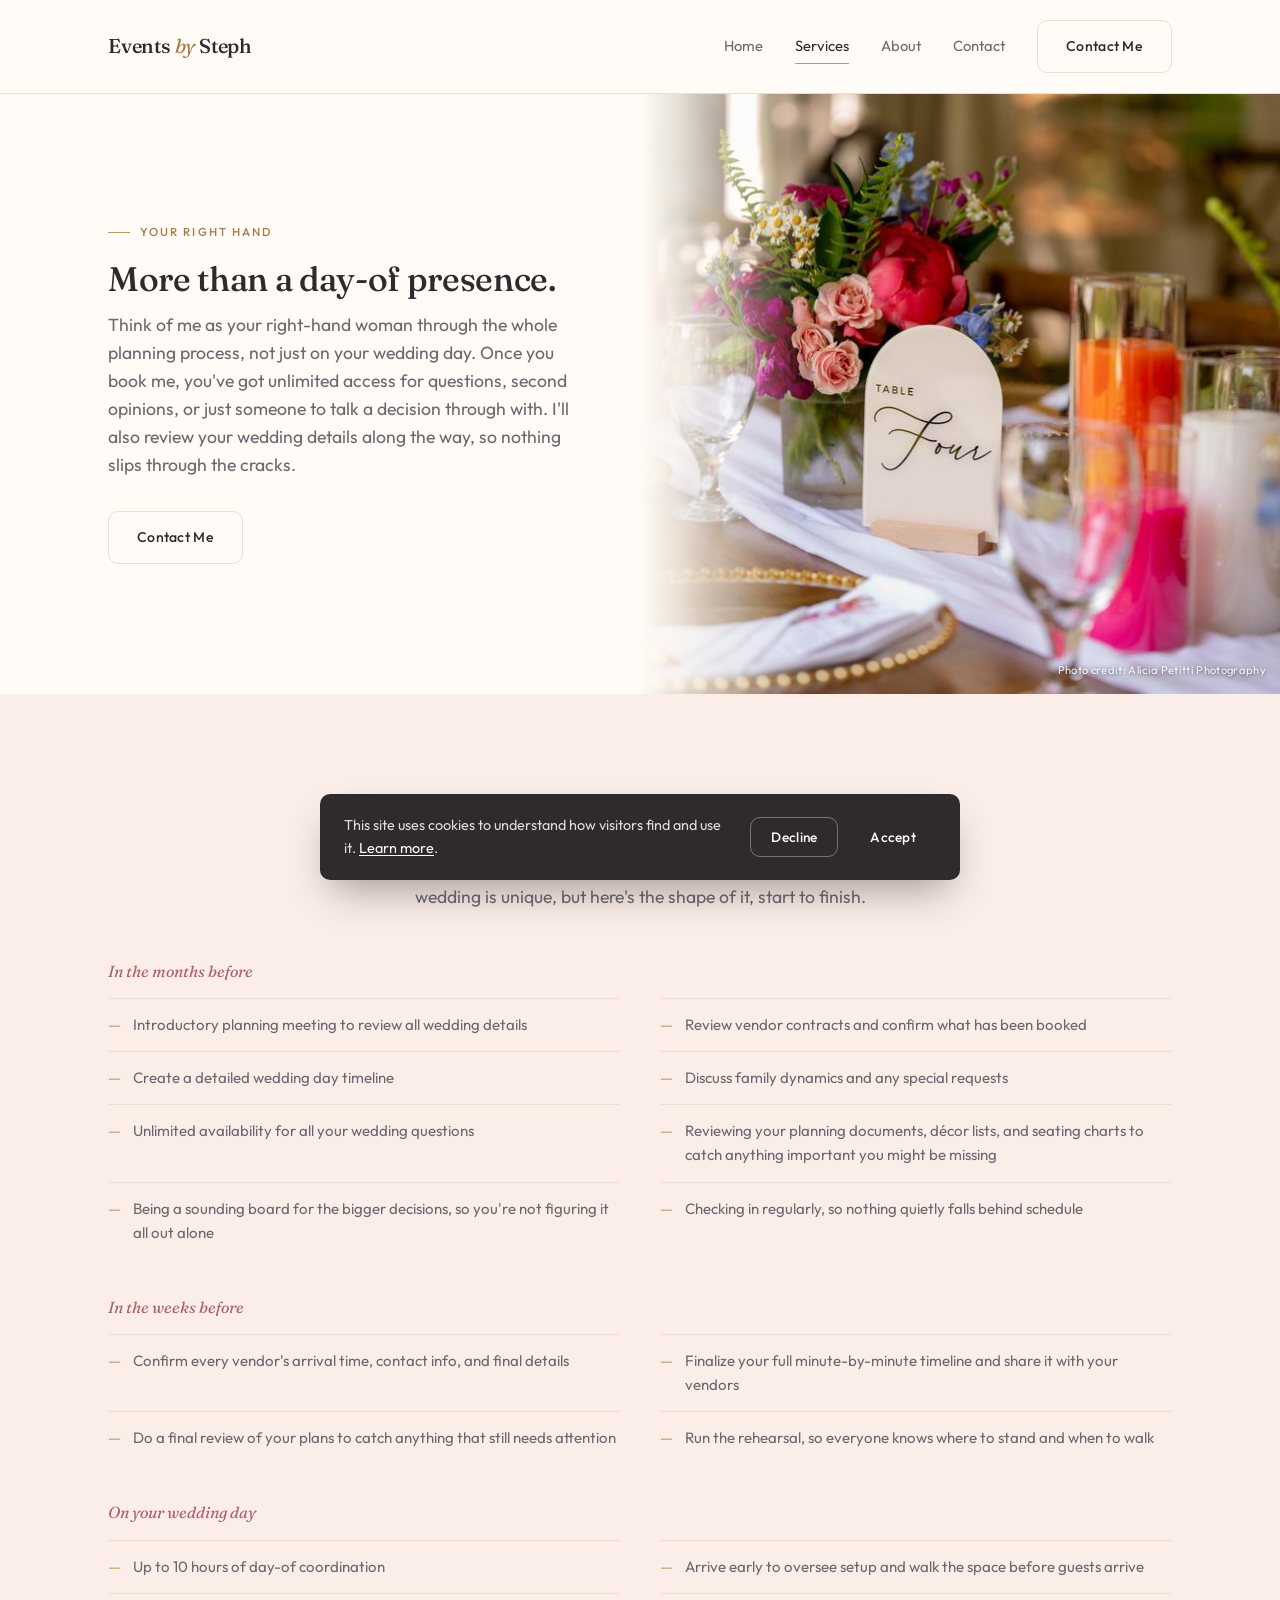
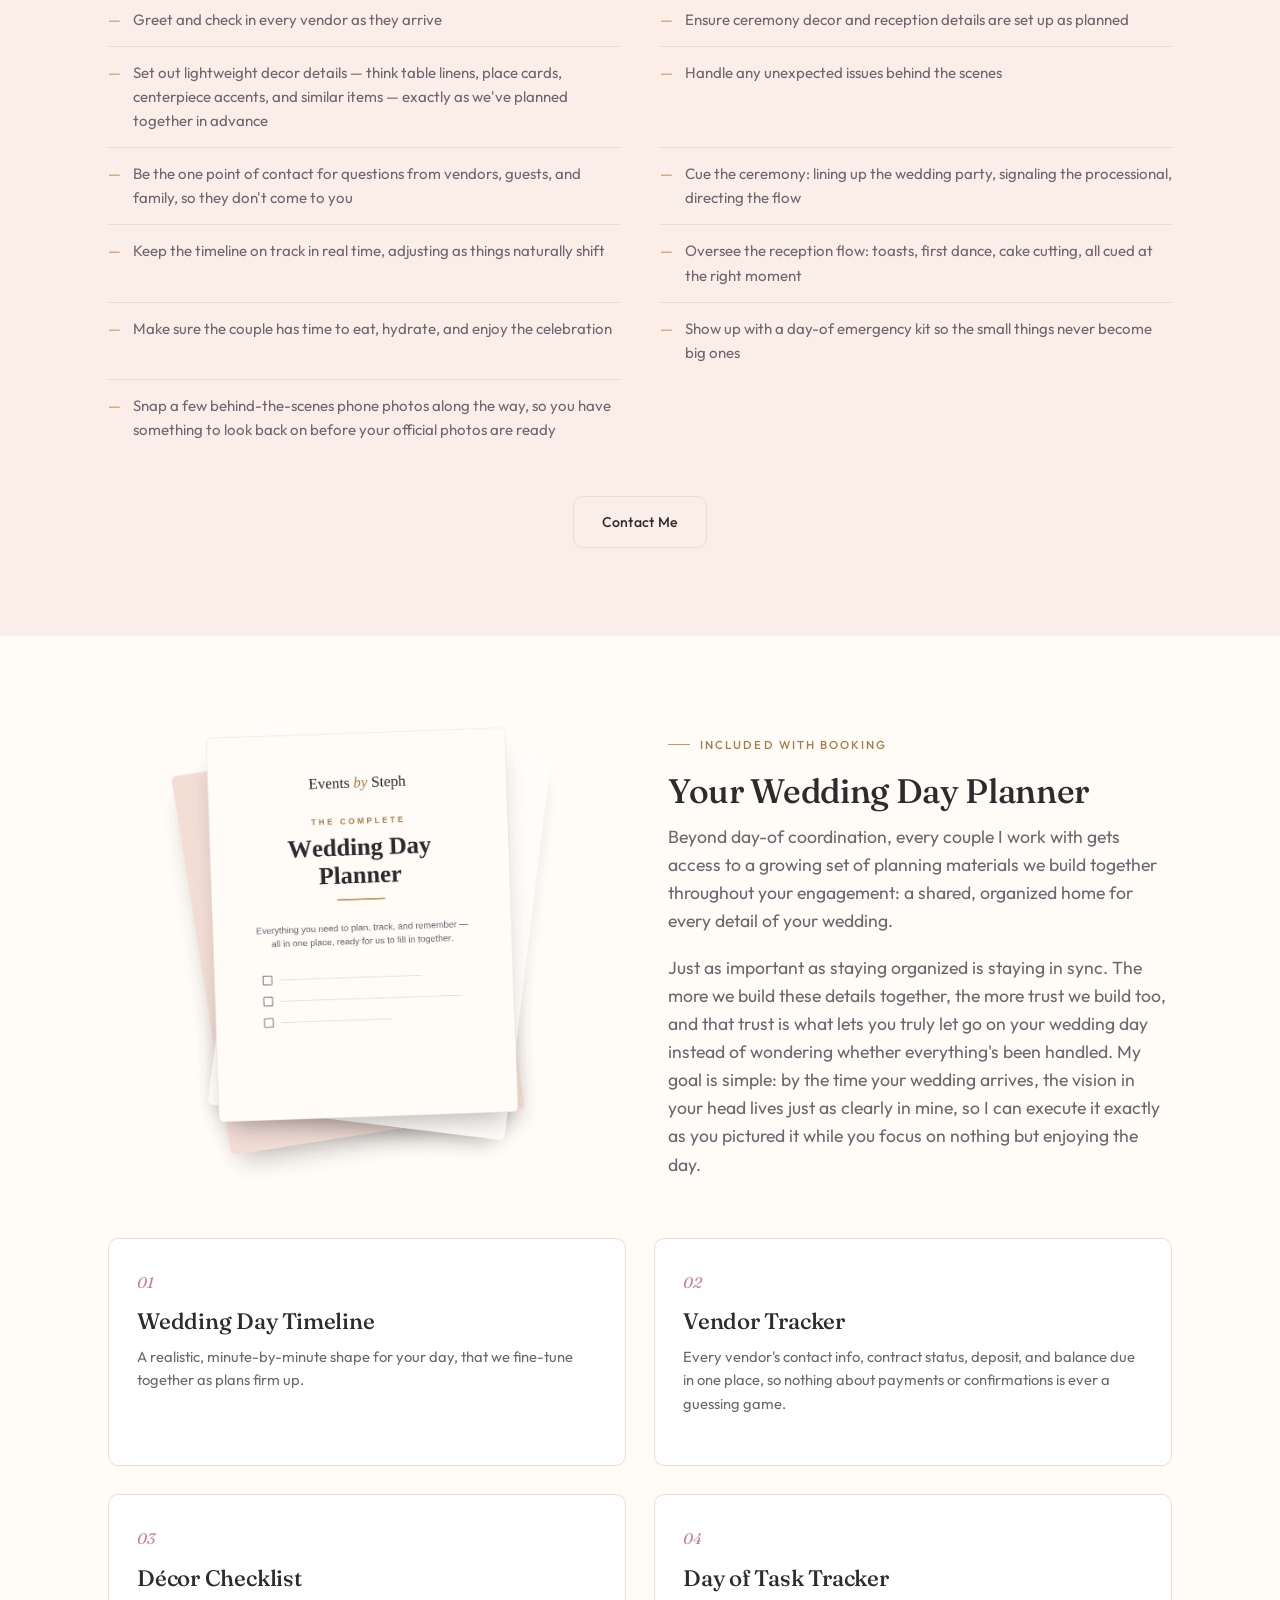
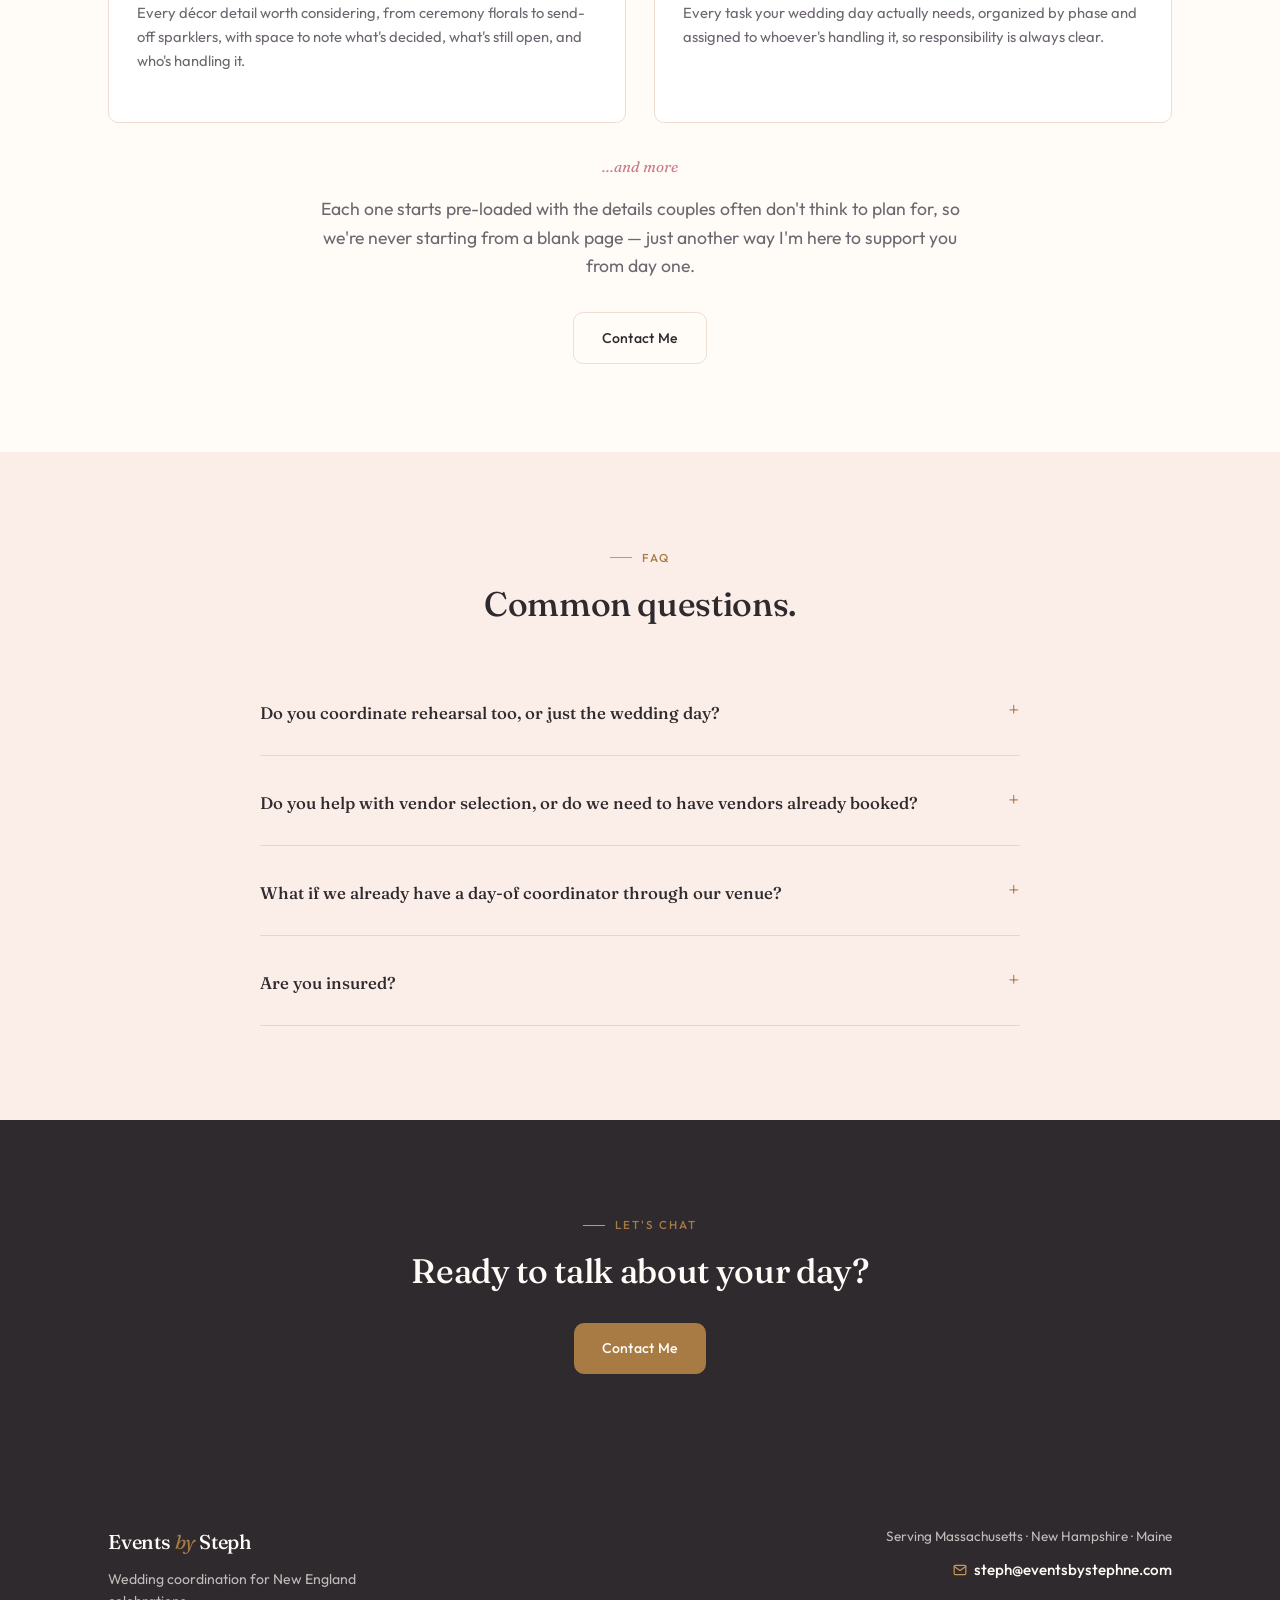
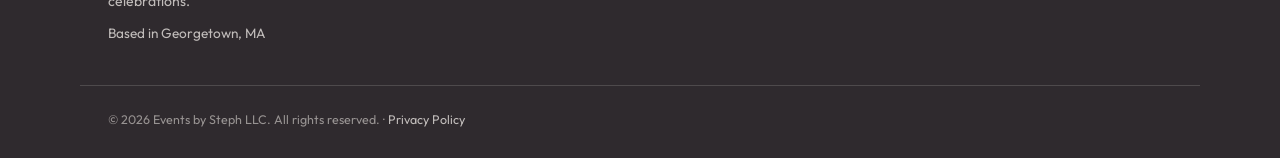
<file: services/index.html>
<!DOCTYPE html>
<html lang="en">
<head>
<!-- Google tag (gtag.js) — loaded only after cookie consent, see js/main.js -->
<script>
  window.dataLayer = window.dataLayer || [];
  function gtag(){dataLayer.push(arguments);}
  window.GA_MEASUREMENT_ID = 'G-ZN5J3JMXZX';
</script>
<meta charset="UTF-8">
<meta name="viewport" content="width=device-width, initial-scale=1.0">
<link rel="icon" type="image/x-icon" href="/favicon.ico">
<link rel="icon" type="image/png" sizes="16x16" href="/img/favicon-16x16.png">
<link rel="icon" type="image/png" sizes="32x32" href="/img/favicon-32x32.png">
<link rel="apple-touch-icon" sizes="180x180" href="/img/apple-touch-icon.png">
<link rel="icon" type="image/png" sizes="192x192" href="/img/android-chrome-192x192.png">
<title>Services | Events by Steph</title>
<meta name="description" content="Wedding coordination for backyard weddings, elopements, micro weddings, and other intimate celebrations on the North Shore of Massachusetts.">
<link rel="canonical" href="https://eventsbystephne.com/services/">
<meta property="og:type" content="website">
<meta property="og:site_name" content="Events by Steph">
<meta property="og:title" content="Services | Events by Steph">
<meta property="og:description" content="Wedding coordination for backyard weddings, elopements, micro weddings, and other intimate celebrations on the North Shore of Massachusetts.">
<meta property="og:url" content="https://eventsbystephne.com/services/">
<meta property="og:image" content="https://eventsbystephne.com/img/tablescape.jpg">
<meta name="twitter:card" content="summary_large_image">
<meta name="twitter:title" content="Services | Events by Steph">
<meta name="twitter:description" content="Wedding coordination for backyard weddings, elopements, micro weddings, and other intimate celebrations on the North Shore of Massachusetts.">
<meta name="twitter:image" content="https://eventsbystephne.com/img/tablescape.jpg">
<link rel="preconnect" href="https://fonts.googleapis.com">
<link rel="preconnect" href="https://fonts.gstatic.com" crossorigin>
<link href="https://fonts.googleapis.com/css2?family=Fraunces:ital,opsz,wght@0,9..144,300..600;1,9..144,400..500&family=Outfit:wght@300;400;500;600&display=swap" rel="stylesheet">
<link rel="stylesheet" href="/css/style.css">
<script type="application/ld+json">
{
  "@context": "https://schema.org",
  "@type": "Service",
  "serviceType": "Wedding Day Coordination",
  "provider": {
    "@type": "LocalBusiness",
    "name": "Events by Steph",
    "url": "https://eventsbystephne.com",
    "email": "steph@eventsbystephne.com",
    "address": {
      "@type": "PostalAddress",
      "addressLocality": "Georgetown",
      "addressRegion": "MA",
      "addressCountry": "US"
    }
  },
  "areaServed": [
    { "@type": "State", "name": "Massachusetts" },
    { "@type": "State", "name": "New Hampshire" },
    { "@type": "State", "name": "Maine" }
  ],
  "description": "Full day-of wedding coordination covering vendor management, timeline creation, rehearsal support, and day-of execution for weddings across New England."
}
</script>
<script type="application/ld+json">
{
  "@context": "https://schema.org",
  "@type": "FAQPage",
  "mainEntity": [
    {
      "@type": "Question",
      "name": "Do you coordinate rehearsal too, or just the wedding day?",
      "acceptedAnswer": {
        "@type": "Answer",
        "text": "Absolutely. Walking through the ceremony flow with your wedding party ahead of time helps everyone feel confident and ready on the day, and it's included with every full day-of coordination package."
      }
    },
    {
      "@type": "Question",
      "name": "Do you help with vendor selection, or do we need to have vendors already booked?",
      "acceptedAnswer": {
        "@type": "Answer",
        "text": "If you already have vendors booked, I'll connect with them ahead of your day to make sure everyone's aligned. If you're still deciding, I'm happy to share recommendations from vendors I've personally worked with and trust, but you'll be the one to book with them directly."
      }
    },
    {
      "@type": "Question",
      "name": "What if we already have a day-of coordinator through our venue?",
      "acceptedAnswer": {
        "@type": "Answer",
        "text": "Many venues offer a venue coordinator, but their job is to look out for the venue, not for you. I work exclusively for you and your vision, managing your vendors, your timeline, and the details that a venue coordinator typically won't cover."
      }
    },
    {
      "@type": "Question",
      "name": "Are you insured?",
      "acceptedAnswer": {
        "@type": "Answer",
        "text": "Yes, I carry liability insurance and am happy to provide proof of coverage if your venue requires it."
      }
    }
  ]
}
</script>
</head>
<body>

<header class="site-header" id="site-header">
  <div class="nav-wrap">
    <a href="/" class="logo">Events <span class="logo-accent">by</span> Steph</a>
    <nav class="site-nav" id="site-nav">
      <a href="/" class="nav-link">Home</a>
      <a href="/services/" class="nav-link active">Services</a>
      <a href="/about/" class="nav-link">About</a>
      <a href="/contact/" class="nav-link">Contact</a>
      <a href="/contact/" class="btn btn-ghost nav-cta">Contact Me</a>
    </nav>
    <button class="nav-toggle" id="nav-toggle" aria-label="Toggle menu" aria-expanded="false" aria-controls="site-nav">
      <span></span><span></span><span></span>
    </button>
  </div>
</header>

<main>

  <section class="hero">
    <div class="hero-split">
      <div class="hero-split-text">
        <p class="eyebrow">Your Right Hand</p>
        <h1>More than a day-of presence.</h1>
        <p class="lede">Think of me as your right-hand woman through the whole planning process, not just on your wedding day. Once you book me, you've got unlimited access for questions, second opinions, or just someone to talk a decision through with. I'll also review your wedding details along the way, so nothing slips through the cracks.</p>
        <div class="btn-row">
          <a href="/contact/" class="btn btn-ghost">Contact Me</a>
        </div>
      </div>
      <div class="hero-split-image">
        <a href="https://aliciapetitti.com/" target="_blank" rel="noopener" title="Photo by Alicia Petitti Photography" aria-label="Photo by Alicia Petitti Photography" style="position: absolute; inset: 0;">
          <img src="/img/tablescape.jpg" alt="A reception table setting with a table number sign and floral centerpiece" width="900" height="598">
          <span style="position: absolute; bottom: 14px; right: 14px; z-index: 3; color: rgba(255,255,255,0.9); font-family: var(--font-body); font-size: 0.7rem; letter-spacing: 0.03em; text-shadow: 0 1px 4px rgba(0,0,0,0.6);">Photo credit: Alicia Petitti Photography</span>
        </a>
      </div>
    </div>
  </section>

  <section class="section alt">
    <div class="container">
      <div class="section-head center">
        <p class="eyebrow">What I'm Here For</p>
        <p class="lede" style="margin: 0 auto;">Whether you're planning an intimate elopement, a backyard celebration, or have booked a venue, I've got you covered. Every wedding is unique, but here's the shape of it, start to finish.</p>
      </div>

      <div class="checklist-phase">
        <p class="checklist-phase-label">In the months before</p>
        <ul class="process-checklist">
          <li>Introductory planning meeting to review all wedding details</li>
          <li>Review vendor contracts and confirm what has been booked</li>
          <li>Create a detailed wedding day timeline</li>
          <li>Discuss family dynamics and any special requests</li>
          <li>Unlimited availability for all your wedding questions</li>
          <li>Reviewing your planning documents, décor lists, and seating charts to catch anything important you might be missing</li>
          <li>Being a sounding board for the bigger decisions, so you're not figuring it all out alone</li>
          <li>Checking in regularly, so nothing quietly falls behind schedule</li>
        </ul>
      </div>

      <div class="checklist-phase">
        <p class="checklist-phase-label">In the weeks before</p>
        <ul class="process-checklist">
          <li>Confirm every vendor's arrival time, contact info, and final details</li>
          <li>Finalize your full minute-by-minute timeline and share it with your vendors</li>
          <li>Do a final review of your plans to catch anything that still needs attention</li>
          <li>Run the rehearsal, so everyone knows where to stand and when to walk</li>
        </ul>
      </div>

      <div class="checklist-phase">
        <p class="checklist-phase-label">On your wedding day</p>
        <ul class="process-checklist">
          <li>Up to 10 hours of day-of coordination</li>
          <li>Arrive early to oversee setup and walk the space before guests arrive</li>
          <li>Greet and check in every vendor as they arrive</li>
          <li>Ensure ceremony decor and reception details are set up as planned</li>
          <li>Set out lightweight decor details — think table linens, place cards, centerpiece accents, and similar items — exactly as we've planned together in advance</li>
          <li>Handle any unexpected issues behind the scenes</li>
          <li>Be the one point of contact for questions from vendors, guests, and family, so they don't come to you</li>
          <li>Cue the ceremony: lining up the wedding party, signaling the processional, directing the flow</li>
          <li>Keep the timeline on track in real time, adjusting as things naturally shift</li>
          <li>Oversee the reception flow: toasts, first dance, cake cutting, all cued at the right moment</li>
          <li>Make sure the couple has time to eat, hydrate, and enjoy the celebration</li>
          <li>Show up with a day-of emergency kit so the small things never become big ones</li>
          <li>Snap a few behind-the-scenes phone photos along the way, so you have something to look back on before your official photos are ready</li>
        </ul>
      </div>

      <div style="text-align: center; margin-top: 40px;">
        <a href="/contact/" class="btn btn-ghost">Contact Me</a>
      </div>
    </div>
  </section>

  <section class="section">
    <div class="container">
      <div class="section-media">
        <div style="max-width: 78%; margin: 0 auto;">
          <div class="photo-frame" style="aspect-ratio: 900 / 1047; box-shadow: none; background: none;">
            <img src="/img/wedding-day-planner-preview.png" alt="A preview of the Wedding Day Planner, a set of planning materials for your wedding" style="object-fit: contain;" width="900" height="1047" loading="lazy">
          </div>
        </div>
        <div class="media-text">
          <p class="eyebrow">Included With Booking</p>
          <h2>Your Wedding Day Planner</h2>
          <p class="lede">Beyond day-of coordination, every couple I work with gets access to a growing set of planning materials we build together throughout your engagement: a shared, organized home for every detail of your wedding.</p>
          <p class="lede" style="margin-top: 18px;">Just as important as staying organized is staying in sync. The more we build these details together, the more trust we build too, and that trust is what lets you truly let go on your wedding day instead of wondering whether everything's been handled. My goal is simple: by the time your wedding arrives, the vision in your head lives just as clearly in mine, so I can execute it exactly as you pictured it while you focus on nothing but enjoying the day.</p>
        </div>
      </div>

      <div class="card-grid cards-2up" style="margin-top: 56px;">
        <div class="card">
          <span class="card-num">01</span>
          <h3>Wedding Day Timeline</h3>
          <p>A realistic, minute-by-minute shape for your day, that we fine-tune together as plans firm up.</p>
        </div>
        <div class="card">
          <span class="card-num">02</span>
          <h3>Vendor Tracker</h3>
          <p>Every vendor's contact info, contract status, deposit, and balance due in one place, so nothing about payments or confirmations is ever a guessing game.</p>
        </div>
        <div class="card">
          <span class="card-num">03</span>
          <h3>Décor Checklist</h3>
          <p>Every décor detail worth considering, from ceremony florals to send-off sparklers, with space to note what's decided, what's still open, and who's handling it.</p>
        </div>
        <div class="card">
          <span class="card-num">04</span>
          <h3>Day of Task Tracker</h3>
          <p>Every task your wedding day actually needs, organized by phase and assigned to whoever's handling it, so responsibility is always clear.</p>
        </div>
      </div>

      <p class="card-num" style="text-align: center; margin: 32px 0 0;">...and more</p>

      <p class="lede" style="margin: 16px auto 0; text-align: center; max-width: 640px;">Each one starts pre-loaded with the details couples often don't think to plan for, so we're never starting from a blank page — just another way I'm here to support you from day one.</p>

      <div style="text-align: center; margin-top: 32px;">
        <a href="/contact/" class="btn btn-ghost">Contact Me</a>
      </div>
    </div>
  </section>

  <section class="section alt">
    <div class="container">
      <div class="section-head center">
        <p class="eyebrow">FAQ</p>
        <h2>Common questions.</h2>
      </div>
      <div class="faq-list">
        <details class="faq-item">
          <summary>Do you coordinate rehearsal too, or just the wedding day?</summary>
          <p>Absolutely. Walking through the ceremony flow with your wedding party ahead of time helps everyone feel confident and ready on the day, and it's included with every full day-of coordination package.</p>
        </details>
        <details class="faq-item">
          <summary>Do you help with vendor selection, or do we need to have vendors already booked?</summary>
          <p>If you already have vendors booked, I'll connect with them ahead of your day to make sure everyone's aligned. If you're still deciding, I'm happy to share recommendations from vendors I've personally worked with and trust, but you'll be the one to book with them directly.</p>
        </details>
        <details class="faq-item">
          <summary>What if we already have a day-of coordinator through our venue?</summary>
          <p>Many venues offer a venue coordinator, but their job is to look out for the venue, not for you. I work exclusively for you and your vision, managing your vendors, your timeline, and the details that a venue coordinator typically won't cover.</p>
        </details>
        <details class="faq-item">
          <summary>Are you insured?</summary>
          <p>Yes, I carry liability insurance and am happy to provide proof of coverage if your venue requires it.</p>
        </details>
      </div>
    </div>
  </section>

  <section class="section dark">
    <div class="container section-head center">
      <p class="eyebrow">Let's Chat</p>
      <h2>Ready to talk about your day?</h2>
      <div class="btn-row" style="justify-content: center;">
        <a href="/contact/" class="btn btn-primary">Contact Me</a>
      </div>
    </div>
  </section>

</main>

<footer class="site-footer">
  <div class="footer-wrap">
    <div class="footer-brand">
      <p class="logo footer-logo">Events <span class="logo-accent">by</span> Steph</p>
      <p class="footer-tagline">Wedding coordination for New England celebrations.</p>
      <p class="footer-location">Based in Georgetown, MA</p>
    </div>
    <div class="footer-meta">
      <p class="footer-area">Serving Massachusetts · New Hampshire · Maine</p>
      <div class="footer-link-row">
        <svg width="14" height="14" viewBox="0 0 24 24" fill="none" stroke="currentColor" stroke-width="2" stroke-linecap="round" stroke-linejoin="round"><rect x="2" y="4" width="20" height="16" rx="2"/><path d="M2 6l10 7 10-7"/></svg>
        <a href="mailto:steph@eventsbystephne.com" class="footer-email">steph@eventsbystephne.com</a>
      </div>
    </div>
  </div>
  <p class="footer-copy">© 2026 Events by Steph LLC. All rights reserved. · <a href="/privacy/">Privacy Policy</a></p>
</footer>

<script src="/js/main.js"></script>
</body>
</html>
</file>
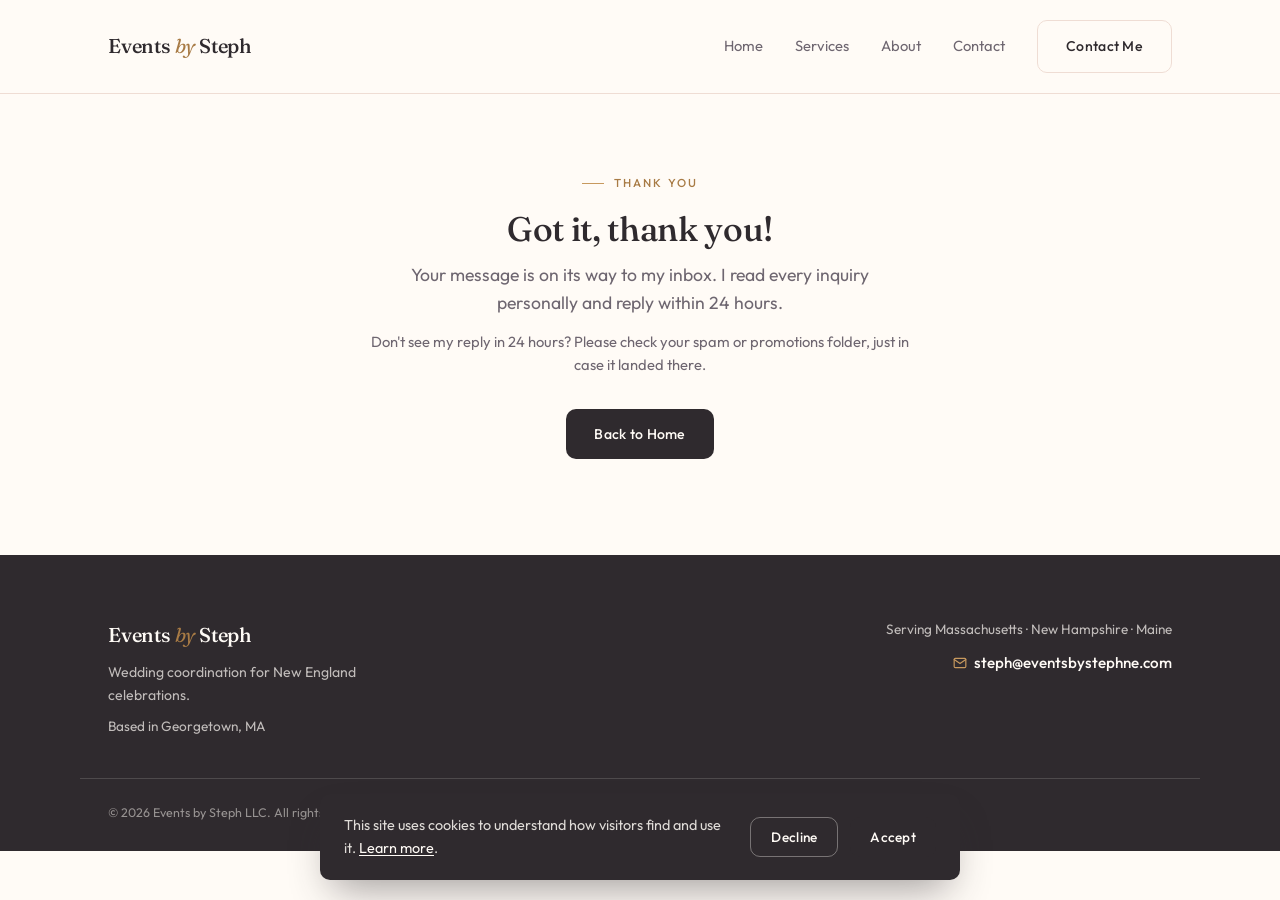
<file: thank-you/index.html>
<!DOCTYPE html>
<html lang="en">
<head>
<!-- Google tag (gtag.js) — loaded only after cookie consent, see js/main.js -->
<script>
  window.dataLayer = window.dataLayer || [];
  function gtag(){dataLayer.push(arguments);}
  window.GA_MEASUREMENT_ID = 'G-ZN5J3JMXZX';
</script>
<meta charset="UTF-8">
<meta name="viewport" content="width=device-width, initial-scale=1.0">
<link rel="icon" type="image/x-icon" href="/favicon.ico">
<link rel="icon" type="image/png" sizes="16x16" href="/img/favicon-16x16.png">
<link rel="icon" type="image/png" sizes="32x32" href="/img/favicon-32x32.png">
<link rel="apple-touch-icon" sizes="180x180" href="/img/apple-touch-icon.png">
<link rel="icon" type="image/png" sizes="192x192" href="/img/android-chrome-192x192.png">
<title>Thank You | Events by Steph</title>
<meta name="description" content="Thanks for reaching out to Events by Steph.">
<link rel="canonical" href="https://eventsbystephne.com/thank-you/">
<meta property="og:type" content="website">
<meta property="og:site_name" content="Events by Steph">
<meta property="og:title" content="Thank You | Events by Steph">
<meta property="og:description" content="Thanks for reaching out to Events by Steph.">
<meta property="og:url" content="https://eventsbystephne.com/thank-you/">
<meta property="og:image" content="https://eventsbystephne.com/img/services-hero.jpg">
<meta name="twitter:card" content="summary_large_image">
<meta name="twitter:title" content="Thank You | Events by Steph">
<meta name="twitter:description" content="Thanks for reaching out to Events by Steph.">
<meta name="twitter:image" content="https://eventsbystephne.com/img/services-hero.jpg">
<meta name="robots" content="noindex, follow">
<link rel="preconnect" href="https://fonts.googleapis.com">
<link rel="preconnect" href="https://fonts.gstatic.com" crossorigin>
<link href="https://fonts.googleapis.com/css2?family=Fraunces:ital,opsz,wght@0,9..144,300..600;1,9..144,400..500&family=Outfit:wght@300;400;500;600&display=swap" rel="stylesheet">
<link rel="stylesheet" href="/css/style.css">
</head>
<body>

<header class="site-header" id="site-header">
  <div class="nav-wrap">
    <a href="/" class="logo">Events <span class="logo-accent">by</span> Steph</a>
    <nav class="site-nav" id="site-nav">
      <a href="/" class="nav-link">Home</a>
      <a href="/services/" class="nav-link">Services</a>
      <a href="/about/" class="nav-link">About</a>
      <a href="/contact/" class="nav-link">Contact</a>
      <a href="/contact/" class="btn btn-ghost nav-cta">Contact Me</a>
    </nav>
    <button class="nav-toggle" id="nav-toggle" aria-label="Toggle menu" aria-expanded="false" aria-controls="site-nav">
      <span></span><span></span><span></span>
    </button>
  </div>
</header>

<main>

  <section class="hero-simple">
    <div class="container section-head center">
      <p class="eyebrow">Thank You</p>
      <h1>Got it, thank you!</h1>
      <p class="lede" style="margin: 0 auto;">Your message is on its way to my inbox. I read every inquiry personally and reply within 24 hours.</p>
      <p class="lede" style="margin: 12px auto 0; font-size: 0.92rem; color: var(--ink-soft);">Don't see my reply in 24 hours? Please check your spam or promotions folder, just in case it landed there.</p>
      <div class="btn-row" style="justify-content: center;">
        <a href="/" class="btn btn-primary">Back to Home</a>
      </div>
    </div>
  </section>

</main>

<footer class="site-footer">
  <div class="footer-wrap">
    <div class="footer-brand">
      <p class="logo footer-logo">Events <span class="logo-accent">by</span> Steph</p>
      <p class="footer-tagline">Wedding coordination for New England celebrations.</p>
      <p class="footer-location">Based in Georgetown, MA</p>
    </div>
    <div class="footer-meta">
      <p class="footer-area">Serving Massachusetts · New Hampshire · Maine</p>
      <div class="footer-link-row">
        <svg width="14" height="14" viewBox="0 0 24 24" fill="none" stroke="currentColor" stroke-width="2" stroke-linecap="round" stroke-linejoin="round"><rect x="2" y="4" width="20" height="16" rx="2"/><path d="M2 6l10 7 10-7"/></svg>
        <a href="mailto:steph@eventsbystephne.com" class="footer-email">steph@eventsbystephne.com</a>
      </div>
    </div>
  </div>
  <p class="footer-copy">© 2026 Events by Steph LLC. All rights reserved. · <a href="/privacy/">Privacy Policy</a></p>
</footer>

<script src="/js/main.js"></script>
</body>
</html>
</file>
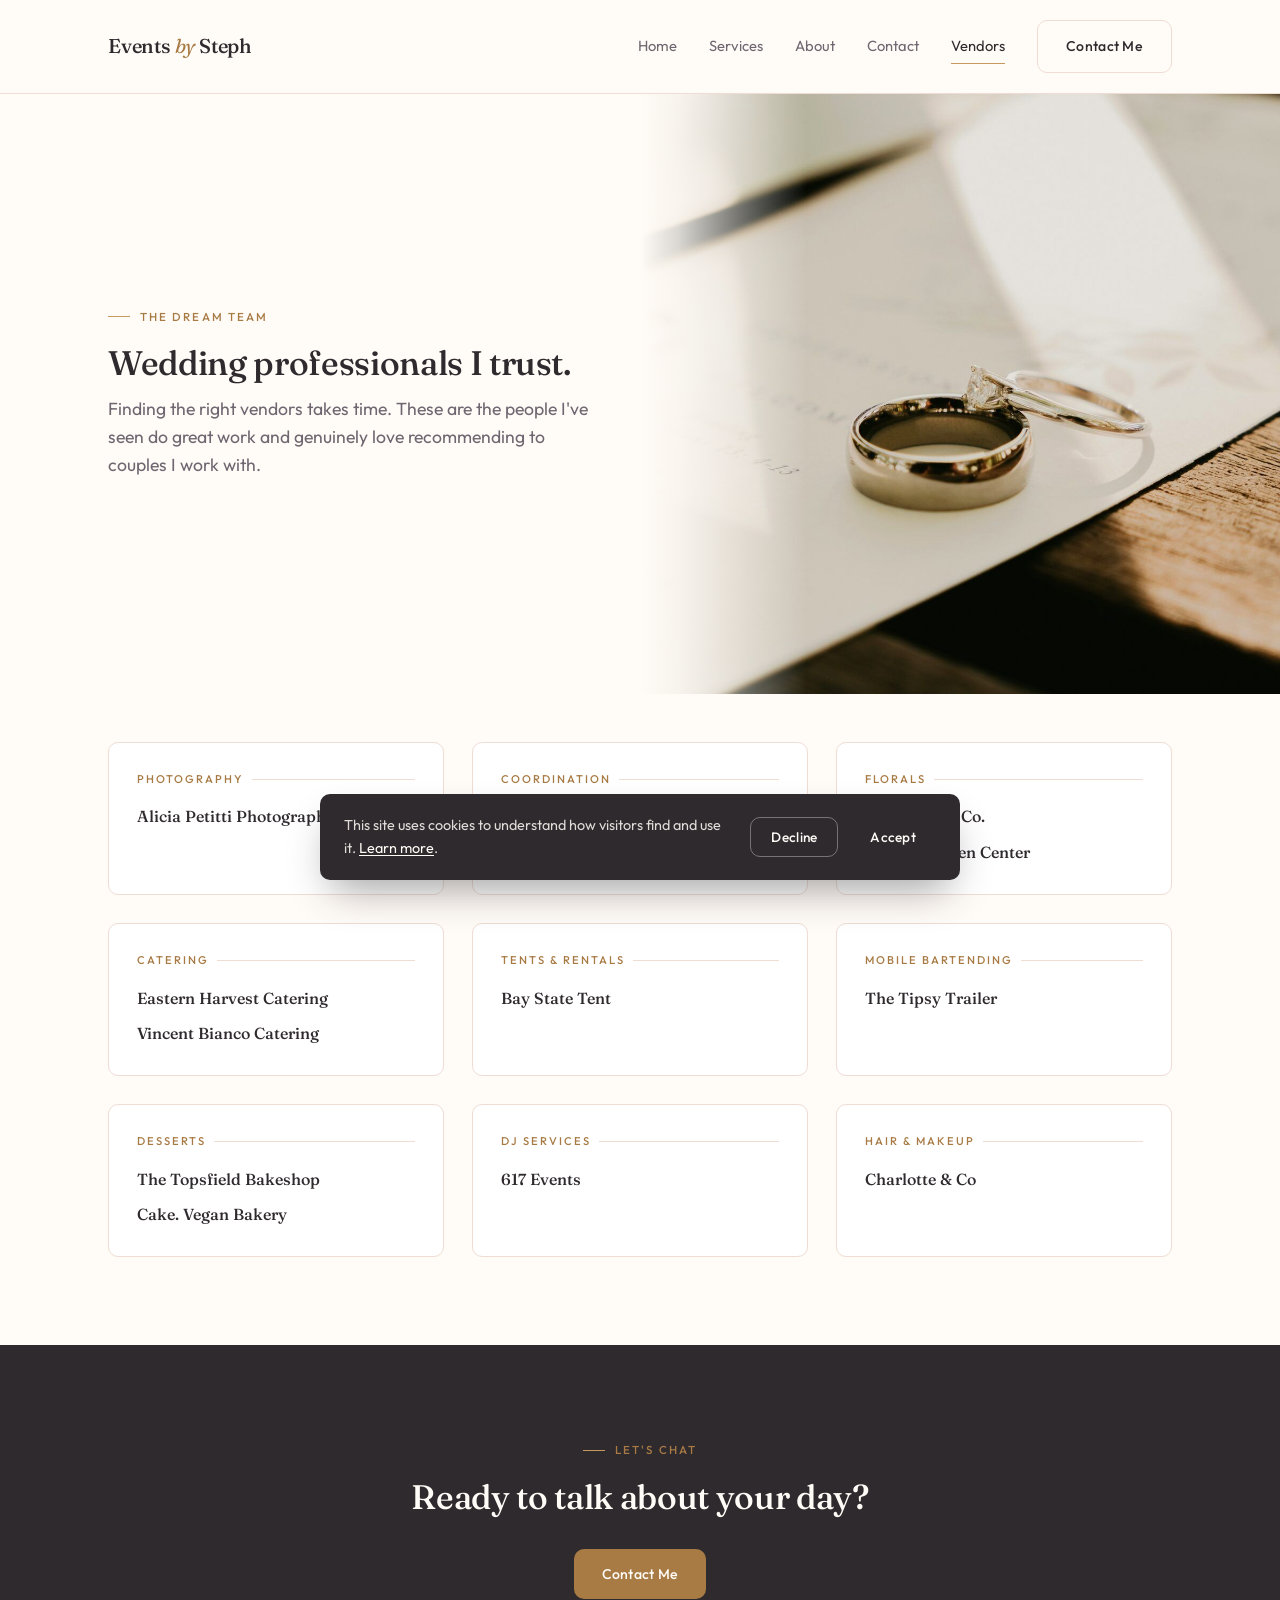
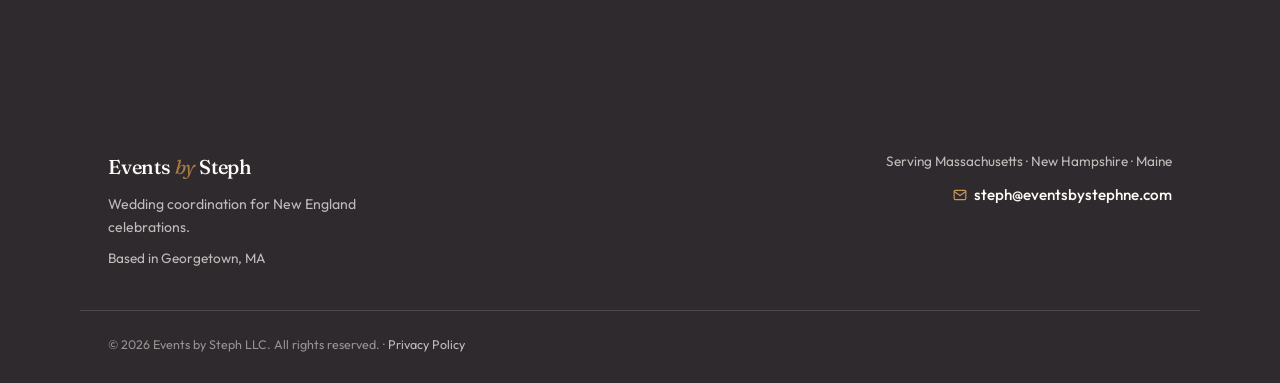
<file: vendors-i-love/index.html>
<!DOCTYPE html>
<html lang="en">
<head>
<!-- Google tag (gtag.js) — loaded only after cookie consent, see js/main.js -->
<script>
  window.dataLayer = window.dataLayer || [];
  function gtag(){dataLayer.push(arguments);}
  window.GA_MEASUREMENT_ID = 'G-ZN5J3JMXZX';
</script>
<meta charset="UTF-8">
<meta name="viewport" content="width=device-width, initial-scale=1.0">
<link rel="icon" type="image/x-icon" href="/favicon.ico">
<link rel="icon" type="image/png" sizes="16x16" href="/img/favicon-16x16.png">
<link rel="icon" type="image/png" sizes="32x32" href="/img/favicon-32x32.png">
<link rel="apple-touch-icon" sizes="180x180" href="/img/apple-touch-icon.png">
<link rel="icon" type="image/png" sizes="192x192" href="/img/android-chrome-192x192.png">
<title>Vendors | Events by Steph</title>
<meta name="description" content="A curated list of wedding vendors Steph loves and trusts — photographers, florists, caterers, and more on the North Shore of Massachusetts and beyond.">
<link rel="canonical" href="https://eventsbystephne.com/vendors-i-love/">
<meta property="og:type" content="website">
<meta property="og:site_name" content="Events by Steph">
<meta property="og:title" content="Vendors | Events by Steph">
<meta property="og:description" content="A curated list of wedding vendors Steph loves and trusts — photographers, florists, caterers, and more on the North Shore of Massachusetts and beyond.">
<meta property="og:url" content="https://eventsbystephne.com/vendors-i-love/">
<meta property="og:image" content="https://eventsbystephne.com/img/vendors-hero.jpg">
<meta name="twitter:card" content="summary_large_image">
<meta name="twitter:title" content="Vendors | Events by Steph">
<meta name="twitter:description" content="A curated list of wedding vendors Steph loves and trusts — photographers, florists, caterers, and more on the North Shore of Massachusetts and beyond.">
<meta name="twitter:image" content="https://eventsbystephne.com/img/vendors-hero.jpg">
<link rel="preconnect" href="https://fonts.googleapis.com">
<link rel="preconnect" href="https://fonts.gstatic.com" crossorigin>
<link href="https://fonts.googleapis.com/css2?family=Fraunces:ital,opsz,wght@0,9..144,300..600;1,9..144,400..500&family=Outfit:wght@300;400;500;600&display=swap" rel="stylesheet">
<link rel="stylesheet" href="/css/style.css">
<script type="application/ld+json">
{
  "@context": "https://schema.org",
  "@type": "CollectionPage",
  "name": "Vendors I Love",
  "description": "A curated list of wedding vendor categories Steph recommends across New England.",
  "url": "https://eventsbystephne.com/vendors-i-love/",
  "isPartOf": {
    "@type": "WebSite",
    "name": "Events by Steph",
    "url": "https://eventsbystephne.com"
  }
}
</script>
<style>
  .vendors-grid {
    display: grid;
    grid-template-columns: repeat(3, 1fr);
    gap: 28px;
    margin-top: 48px;
  }

  .vendor-category {
    background: var(--white);
    border: 1px solid var(--line);
    border-radius: var(--radius);
    padding: 28px;
  }

  .vendor-category-label {
    font-size: 0.7rem;
    font-weight: 500;
    letter-spacing: 0.18em;
    text-transform: uppercase;
    color: var(--brass-deep);
    margin-bottom: 16px;
    display: flex;
    align-items: center;
    gap: 8px;
  }

  .vendor-category-label::after {
    content: '';
    flex: 1;
    height: 1px;
    background: var(--line);
  }

  .vendor-list {
    list-style: none;
    display: flex;
    flex-direction: column;
    gap: 10px;
  }

  .vendor-item a {
    font-family: var(--font-display);
    font-size: 1rem;
    font-weight: 500;
    color: var(--ink);
    text-decoration: none;
    transition: color 220ms ease;
    display: block;
  }

  .vendor-item a:hover {
    color: var(--brass-deep);
  }

  .vendor-item a::after {
    content: ' →';
    font-style: normal;
    font-size: 0.85rem;
    color: var(--brass);
    opacity: 0;
    transition: opacity 220ms ease;
  }

  .vendor-item a:hover::after {
    opacity: 1;
  }

  .vendor-disclaimer {
    margin-top: 56px;
    padding-top: 28px;
    border-top: 1px solid var(--line);
    font-size: 0.85rem;
    color: var(--ink-soft);
    max-width: 600px;
  }

  @media (max-width: 900px) {
    .vendors-grid {
      grid-template-columns: repeat(2, 1fr);
    }
  }

  @media (max-width: 600px) {
    .vendors-grid {
      grid-template-columns: 1fr;
    }
  }
</style>
</head>
<body>

<header class="site-header" id="site-header">
  <div class="nav-wrap">
    <a href="/" class="logo">Events <span class="logo-accent">by</span> Steph</a>
    <nav class="site-nav" id="site-nav">
      <a href="/" class="nav-link">Home</a>
      <a href="/services/" class="nav-link">Services</a>
      <a href="/about/" class="nav-link">About</a>
      <a href="/contact/" class="nav-link">Contact</a>
      <a href="/vendors-i-love/" class="nav-link active">Vendors</a>
      <a href="/contact/" class="btn btn-ghost nav-cta">Contact Me</a>
    </nav>
    <button class="nav-toggle" id="nav-toggle" aria-label="Toggle menu" aria-expanded="false" aria-controls="site-nav">
      <span></span><span></span><span></span>
    </button>
  </div>
</header>

<main>

  <section class="hero">
    <div class="hero-split">
      <div class="hero-split-text">
        <p class="eyebrow">The Dream Team</p>
        <h1>Wedding professionals I trust.</h1>
        <p class="lede">Finding the right vendors takes time. These are the people I've seen do great work and genuinely love recommending to couples I work with.</p>
      </div>
      <div class="hero-split-image">
        <img src="/img/vendors-hero.jpg" alt="Wedding rings resting on an invitation suite" width="1200" height="1200">
      </div>
    </div>
  </section>

  <section class="section" style="padding-top: 0;">
    <div class="container">

      <div class="vendors-grid">

        <div class="vendor-category">
          <p class="vendor-category-label">Photography</p>
          <ul class="vendor-list">
            <li class="vendor-item"><a href="https://aliciapetitti.com/" target="_blank" rel="noopener">Alicia Petitti Photography</a></li>
          </ul>
        </div>

        <div class="vendor-category">
          <p class="vendor-category-label">Coordination</p>
          <ul class="vendor-list">
            <li class="vendor-item"><a href="https://www.samanthaknightevents.com/" target="_blank" rel="noopener">Samantha Knight Events</a></li>
          </ul>
        </div>

        <div class="vendor-category">
          <p class="vendor-category-label">Florals</p>
          <ul class="vendor-list">
            <li class="vendor-item"><a href="https://fordflower.com/" target="_blank" rel="noopener">Ford Flower Co.</a></li>
            <li class="vendor-item"><a href="https://nunans.com/" target="_blank" rel="noopener">Nunan Garden Center</a></li>
          </ul>
        </div>

        <div class="vendor-category">
          <p class="vendor-category-label">Catering</p>
          <ul class="vendor-list">
            <li class="vendor-item"><a href="https://www.easternharvestcatering.com/" target="_blank" rel="noopener">Eastern Harvest Catering</a></li>
            <li class="vendor-item"><a href="https://vincentbiancocatering.com/" target="_blank" rel="noopener">Vincent Bianco Catering</a></li>
          </ul>
        </div>

        <div class="vendor-category">
          <p class="vendor-category-label">Tents &amp; Rentals</p>
          <ul class="vendor-list">
            <li class="vendor-item"><a href="https://www.baystatetent.com/" target="_blank" rel="noopener">Bay State Tent</a></li>
          </ul>
        </div>

        <div class="vendor-category">
          <p class="vendor-category-label">Mobile Bartending</p>
          <ul class="vendor-list">
            <li class="vendor-item"><a href="https://www.thetipsytrailerconh.com/" target="_blank" rel="noopener">The Tipsy Trailer</a></li>
          </ul>
        </div>

        <div class="vendor-category">
          <p class="vendor-category-label">Desserts</p>
          <ul class="vendor-list">
            <li class="vendor-item"><a href="https://www.topsfieldbakeshop.com/weddings" target="_blank" rel="noopener">The Topsfield Bakeshop</a></li>
            <li class="vendor-item"><a href="https://www.cakeveganbakery.com/" target="_blank" rel="noopener">Cake. Vegan Bakery</a></li>
          </ul>
        </div>

        <div class="vendor-category">
          <p class="vendor-category-label">DJ Services</p>
          <ul class="vendor-list">
            <li class="vendor-item"><a href="https://www.617events.com/" target="_blank" rel="noopener">617 Events</a></li>
          </ul>
        </div>

        <div class="vendor-category">
          <p class="vendor-category-label">Hair &amp; Makeup</p>
          <ul class="vendor-list">
            <li class="vendor-item"><a href="https://www.thecharlotteandco.com/" target="_blank" rel="noopener">Charlotte &amp; Co</a></li>
          </ul>
        </div>

      </div>


    </div>
  </section>

  <section class="section dark">
    <div class="container section-head center">
      <p class="eyebrow">Let's Chat</p>
      <h2>Ready to talk about your day?</h2>
      <div class="btn-row" style="justify-content: center;">
        <a href="/contact/" class="btn btn-primary">Contact Me</a>
      </div>
    </div>
  </section>

</main>

<footer class="site-footer">
  <div class="footer-wrap">
    <div class="footer-brand">
      <p class="logo footer-logo">Events <span class="logo-accent">by</span> Steph</p>
      <p class="footer-tagline">Wedding coordination for New England celebrations.</p>
      <p class="footer-location">Based in Georgetown, MA</p>
    </div>
    <div class="footer-meta">
      <p class="footer-area">Serving Massachusetts · New Hampshire · Maine</p>
      <div class="footer-link-row">
        <svg width="14" height="14" viewBox="0 0 24 24" fill="none" stroke="currentColor" stroke-width="2" stroke-linecap="round" stroke-linejoin="round"><rect x="2" y="4" width="20" height="16" rx="2"/><path d="M2 6l10 7 10-7"/></svg>
        <a href="mailto:steph@eventsbystephne.com" class="footer-email">steph@eventsbystephne.com</a>
      </div>
    </div>
  </div>
  <p class="footer-copy">© 2026 Events by Steph LLC. All rights reserved. · <a href="/privacy/">Privacy Policy</a></p>
</footer>

<script src="/js/main.js"></script>
</body>
</html>
</file>
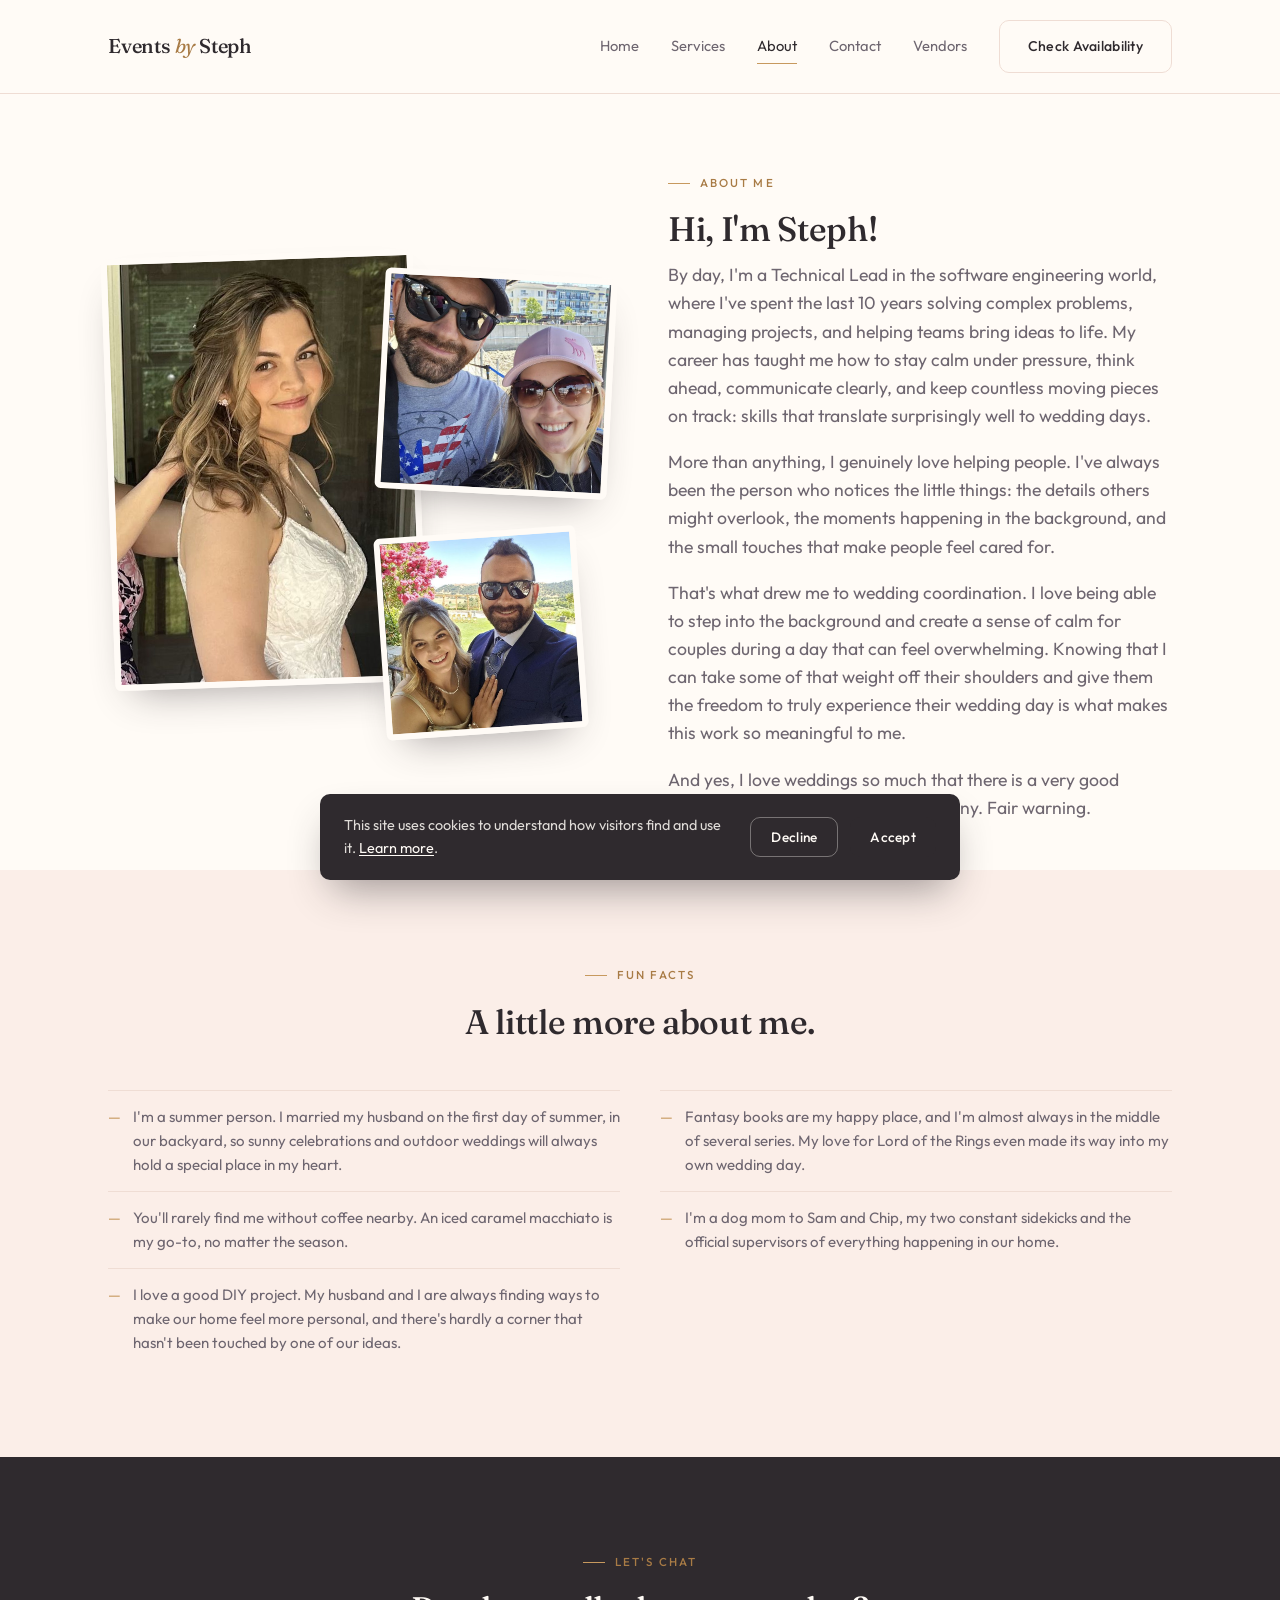
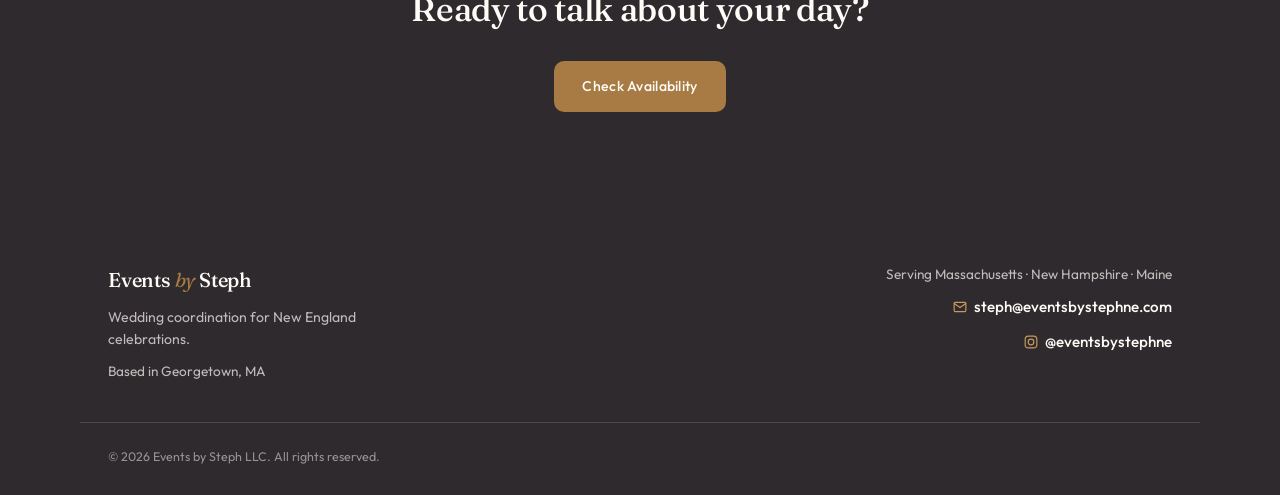
<file: about.html>
<!DOCTYPE html>
<html lang="en">
<head>
<meta charset="UTF-8">
<meta name="viewport" content="width=device-width, initial-scale=1.0">
<title>About | Events by Steph</title>
<meta name="description" content="Meet Steph, wedding coordinator for backyard weddings, elopements, micro weddings, and small weddings on the North Shore of Massachusetts.">
<link rel="preconnect" href="https://fonts.googleapis.com">
<link rel="preconnect" href="https://fonts.gstatic.com" crossorigin>
<link href="https://fonts.googleapis.com/css2?family=Fraunces:ital,opsz,wght@0,9..144,300..600;1,9..144,400..500&family=Outfit:wght@300;400;500;600&display=swap" rel="stylesheet">
<link rel="stylesheet" href="css/style.css">
</head>
<body>

<header class="site-header" id="site-header">
  <div class="nav-wrap">
    <a href="index.html" class="logo">Events <span class="logo-accent">by</span> Steph</a>
    <nav class="site-nav" id="site-nav">
      <a href="index.html" class="nav-link">Home</a>
      <a href="services.html" class="nav-link">Services</a>
      <a href="about.html" class="nav-link active">About</a>
      <a href="contact.html" class="nav-link">Contact</a>
      <a href="vendors-i-love.html" class="nav-link">Vendors</a>
      <a href="contact.html" class="btn btn-ghost nav-cta">Check Availability</a>
    </nav>
    <button class="nav-toggle" id="nav-toggle" aria-label="Toggle menu" aria-expanded="false" aria-controls="site-nav">
      <span></span><span></span><span></span>
    </button>
  </div>
</header>

<main>

  <section class="hero-simple">
    <div class="container section-media">
      <div class="bio-collage">
        <div class="photo-frame bio-collage-photo-1">
          <img src="img/bride-getting-ready.jpg" alt="Steph getting ready in her wedding dress before her ceremony">
        </div>
        <div class="photo-frame bio-collage-photo-2">
          <img src="img/bar-harbor.jpg" alt="Steph and her husband smiling together on a sunny day trip">
        </div>
        <div class="photo-frame bio-collage-photo-3">
          <img src="img/steph-and-husband-outdoors.jpg" alt="Steph and her husband smiling together at an outdoor wedding">
        </div>
      </div>
      <div class="media-text">
        <p class="eyebrow">About Me</p>
        <h1>Hi, I'm Steph!</h1>
        <p class="lede" style="margin-bottom: 18px;">By day, I'm a Technical Lead in the software engineering world, where I've spent the last 10 years solving complex problems, managing projects, and helping teams bring ideas to life. My career has taught me how to stay calm under pressure, think ahead, communicate clearly, and keep countless moving pieces on track: skills that translate surprisingly well to wedding days.</p>
        <p class="lede" style="margin-bottom: 18px;">More than anything, I genuinely love helping people. I've always been the person who notices the little things: the details others might overlook, the moments happening in the background, and the small touches that make people feel cared for.</p>
        <p class="lede" style="margin-bottom: 18px;">That's what drew me to wedding coordination. I love being able to step into the background and create a sense of calm for couples during a day that can feel overwhelming. Knowing that I can take some of that weight off their shoulders and give them the freedom to truly experience their wedding day is what makes this work so meaningful to me.</p>
        <p class="lede">And yes, I love weddings so much that there is a very good chance I'll tear up during your ceremony. Fair warning.</p>
      </div>
    </div>
  </section>

  <section class="section alt">
    <div class="container">
      <div class="section-head center">
        <p class="eyebrow">Fun Facts</p>
        <h2>A little more about me.</h2>
      </div>
      <ul class="process-checklist">
        <li>I'm a summer person. I married my husband on the first day of summer, in our backyard, so sunny celebrations and outdoor weddings will always hold a special place in my heart.</li>
        <li>Fantasy books are my happy place, and I'm almost always in the middle of several series. My love for Lord of the Rings even made its way into my own wedding day.</li>
        <li>You'll rarely find me without coffee nearby. An iced caramel macchiato is my go-to, no matter the season.</li>
        <li>I'm a dog mom to Sam and Chip, my two constant sidekicks and the official supervisors of everything happening in our home.</li>
        <li>I love a good DIY project. My husband and I are always finding ways to make our home feel more personal, and there's hardly a corner that hasn't been touched by one of our ideas.</li>
      </ul>
    </div>
  </section>

  <section class="section dark">
    <div class="container section-head center">
      <p class="eyebrow">Let's Chat</p>
      <h2>Ready to talk about your day?</h2>
      <div class="btn-row" style="justify-content: center;">
        <a href="contact.html" class="btn btn-primary">Check Availability</a>
      </div>
    </div>
  </section>

</main>

<footer class="site-footer">
  <div class="footer-wrap">
    <div class="footer-brand">
      <p class="logo footer-logo">Events <span class="logo-accent">by</span> Steph</p>
      <p class="footer-tagline">Wedding coordination for New England celebrations.</p>
      <p class="footer-location">Based in Georgetown, MA</p>
    </div>
    <div class="footer-meta">
      <p class="footer-area">Serving Massachusetts · New Hampshire · Maine</p>
      <div class="footer-link-row">
        <svg width="14" height="14" viewBox="0 0 24 24" fill="none" stroke="currentColor" stroke-width="2" stroke-linecap="round" stroke-linejoin="round"><rect x="2" y="4" width="20" height="16" rx="2"/><path d="M2 6l10 7 10-7"/></svg>
        <a href="mailto:steph@eventsbystephne.com" class="footer-email">steph@eventsbystephne.com</a>
      </div>
      <div class="footer-link-row">
        <svg width="14" height="14" viewBox="0 0 24 24" fill="none" stroke="currentColor" stroke-width="2" stroke-linecap="round" stroke-linejoin="round"><rect x="2" y="2" width="20" height="20" rx="5.5"/><circle cx="12" cy="12" r="4.8"/><circle cx="17.3" cy="6.7" r="0.7" fill="currentColor" stroke="none"/></svg>
        <a href="https://instagram.com/eventsbystephne" class="footer-email" target="_blank" rel="noopener">@eventsbystephne</a>
      </div>
    </div>
  </div>
  <p class="footer-copy">© 2026 Events by Steph LLC. All rights reserved.</p>
</footer>

<script src="js/main.js"></script>
</body>
</html>
</file>
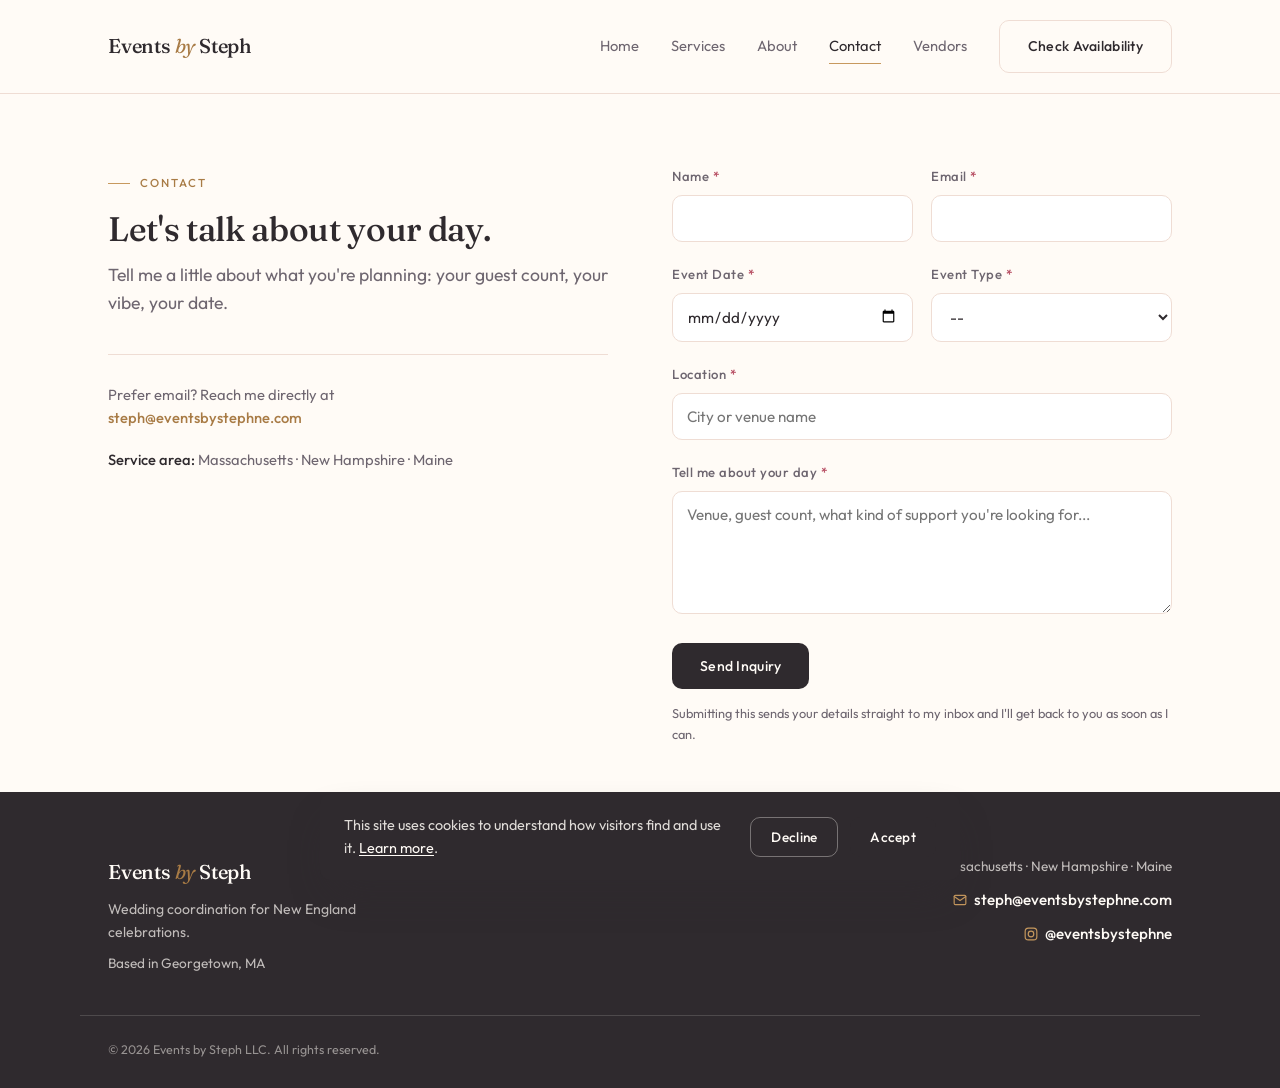
<file: contact.html>
<!DOCTYPE html>
<html lang="en">
<head>
<meta charset="UTF-8">
<meta name="viewport" content="width=device-width, initial-scale=1.0">
<title>Contact | Events by Steph</title>
<meta name="description" content="Get in touch about wedding coordination on the North Shore of Massachusetts.">
<link rel="preconnect" href="https://fonts.googleapis.com">
<link rel="preconnect" href="https://fonts.gstatic.com" crossorigin>
<link href="https://fonts.googleapis.com/css2?family=Fraunces:ital,opsz,wght@0,9..144,300..600;1,9..144,400..500&family=Outfit:wght@300;400;500;600&display=swap" rel="stylesheet">
<link rel="stylesheet" href="css/style.css">
</head>
<body>

<header class="site-header" id="site-header">
  <div class="nav-wrap">
    <a href="index.html" class="logo">Events <span class="logo-accent">by</span> Steph</a>
    <nav class="site-nav" id="site-nav">
      <a href="index.html" class="nav-link">Home</a>
      <a href="services.html" class="nav-link">Services</a>
      <a href="about.html" class="nav-link">About</a>
      <a href="contact.html" class="nav-link active">Contact</a>
      <a href="vendors-i-love.html" class="nav-link">Vendors</a>
      <a href="contact.html" class="btn btn-ghost nav-cta">Check Availability</a>
    </nav>
    <button class="nav-toggle" id="nav-toggle" aria-label="Toggle menu" aria-expanded="false" aria-controls="site-nav">
      <span></span><span></span><span></span>
    </button>
  </div>
</header>

<main>

  <section class="hero-simple">
    <div class="container contact-grid">
      <div>
        <p class="eyebrow">Contact</p>
        <h1>Let's talk about your day.</h1>
        <p class="lede">Tell me a little about what you're planning: your guest count, your vibe, your date.</p>

        <div class="contact-direct">
          Prefer email? Reach me directly at<br>
          <a href="mailto:steph@eventsbystephne.com">steph@eventsbystephne.com</a>
        </div>

        <div class="contact-direct" style="border-top: none; padding-top: 0; margin-top: 18px;">
          <strong style="color: var(--ink); font-weight: 500;">Service area:</strong> Massachusetts · New Hampshire · Maine
        </div>
      </div>

      <div>
        <form id="contact-form" action="https://formsubmit.co/steph@eventsbystephne.com" method="POST" novalidate>
          <input type="hidden" name="_subject" value="New inquiry from Events by Steph">
          <input type="hidden" name="_next" value="https://eventsbystephne.com/thank-you.html">
          <input type="hidden" name="_template" value="table">

          <div class="form-row-double">
            <div class="form-field">
              <label for="name">Name <span class="required-mark">*</span></label>
              <input type="text" id="name" name="name" required>
            </div>
            <div class="form-field">
              <label for="email">Email <span class="required-mark">*</span></label>
              <input type="email" id="email" name="email" required>
            </div>
          </div>

          <div class="form-row-double">
            <div class="form-field">
              <label for="event-date">Event Date <span class="required-mark">*</span></label>
              <input type="date" id="event-date" name="event-date" required>
            </div>
            <div class="form-field">
              <label for="event-type">Event Type <span class="required-mark">*</span></label>
              <select id="event-type" name="event-type" required>
                <option value="" disabled selected>--</option>
                <option value="Elopement or micro wedding">Elopement or micro wedding</option>
                <option value="Backyard wedding">Backyard wedding</option>
                <option value="Venue wedding">Venue wedding</option>
                <option value="Not sure yet">I'm not sure yet!</option>
                <option value="Other">Other</option>
              </select>
            </div>
          </div>

          <div class="form-field">
            <label for="location">Location <span class="required-mark">*</span></label>
            <input type="text" id="location" name="location" placeholder="City or venue name" required>
          </div>

          <div class="form-field">
            <label for="message">Tell me about your day <span class="required-mark">*</span></label>
            <textarea id="message" name="message" rows="5" placeholder="Venue, guest count, what kind of support you're looking for..." required></textarea>
          </div>

          <button type="submit" class="btn btn-primary">Send Inquiry</button>
          <p id="form-error-message" class="form-error" role="alert">Please fill in all required fields.</p>
          <p class="form-note">Submitting this sends your details straight to my inbox and I'll get back to you as soon as I can.</p>
        </form>
      </div>
    </div>
  </section>

</main>

<footer class="site-footer">
  <div class="footer-wrap">
    <div class="footer-brand">
      <p class="logo footer-logo">Events <span class="logo-accent">by</span> Steph</p>
      <p class="footer-tagline">Wedding coordination for New England celebrations.</p>
      <p class="footer-location">Based in Georgetown, MA</p>
    </div>
    <div class="footer-meta">
      <p class="footer-area">Serving Massachusetts · New Hampshire · Maine</p>
      <div class="footer-link-row">
        <svg width="14" height="14" viewBox="0 0 24 24" fill="none" stroke="currentColor" stroke-width="2" stroke-linecap="round" stroke-linejoin="round"><rect x="2" y="4" width="20" height="16" rx="2"/><path d="M2 6l10 7 10-7"/></svg>
        <a href="mailto:steph@eventsbystephne.com" class="footer-email">steph@eventsbystephne.com</a>
      </div>
      <div class="footer-link-row">
        <svg width="14" height="14" viewBox="0 0 24 24" fill="none" stroke="currentColor" stroke-width="2" stroke-linecap="round" stroke-linejoin="round"><rect x="2" y="2" width="20" height="20" rx="5.5"/><circle cx="12" cy="12" r="4.8"/><circle cx="17.3" cy="6.7" r="0.7" fill="currentColor" stroke="none"/></svg>
        <a href="https://instagram.com/eventsbystephne" class="footer-email" target="_blank" rel="noopener">@eventsbystephne</a>
      </div>
    </div>
  </div>
  <p class="footer-copy">© 2026 Events by Steph LLC. All rights reserved.</p>
</footer>

<script src="js/main.js"></script>
</body>
</html>
</file>
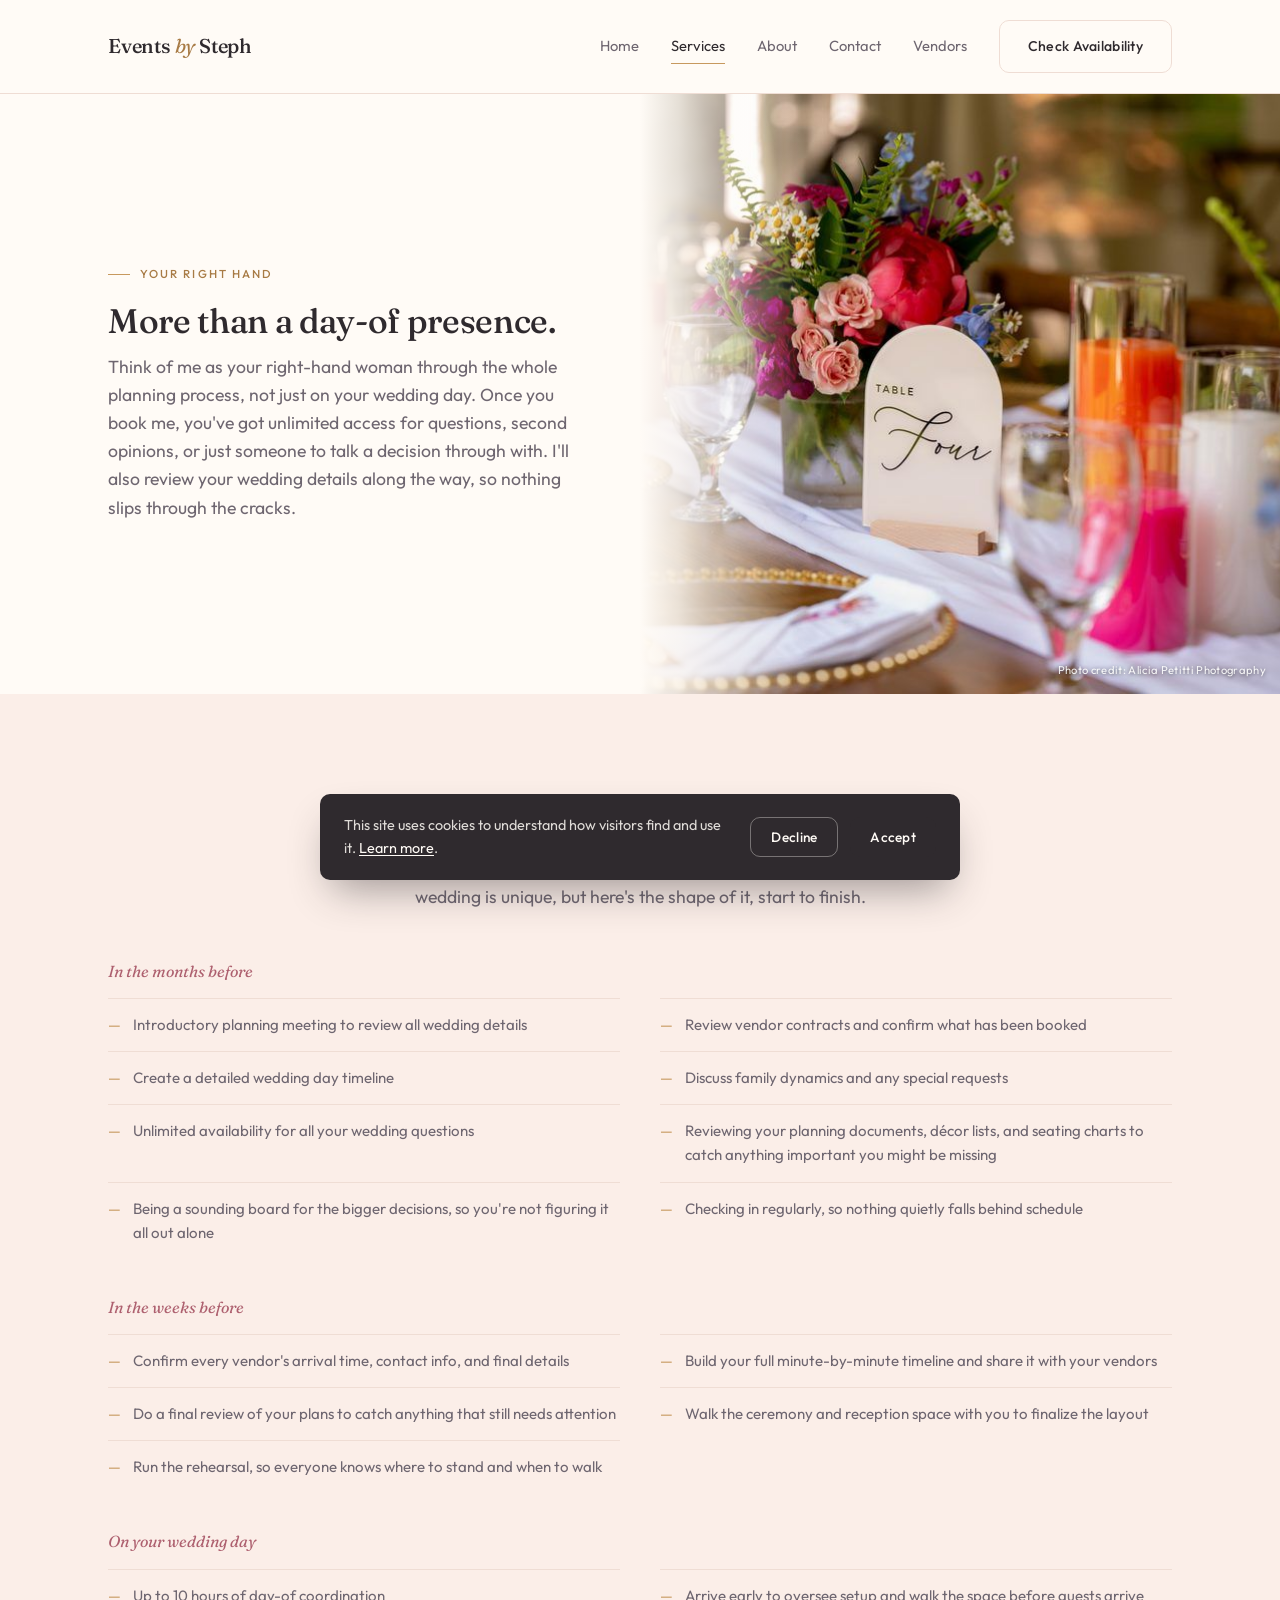
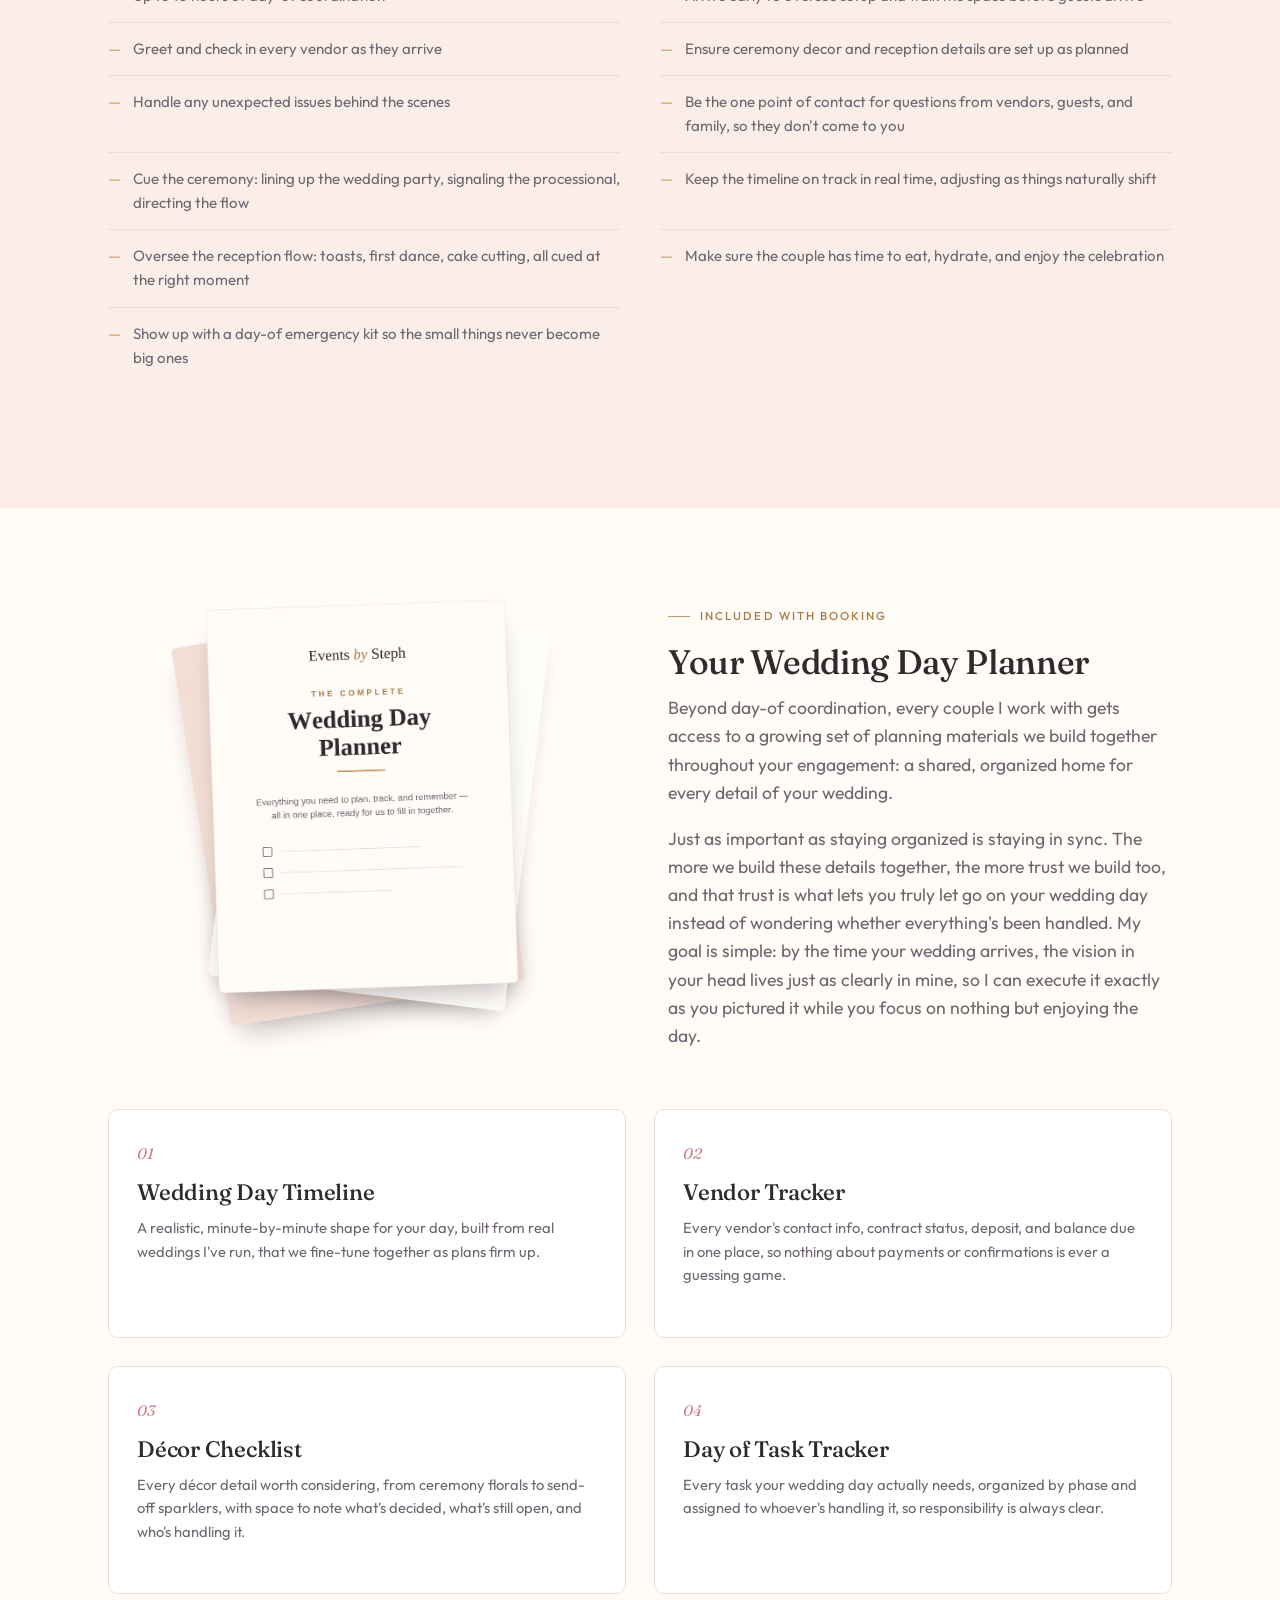
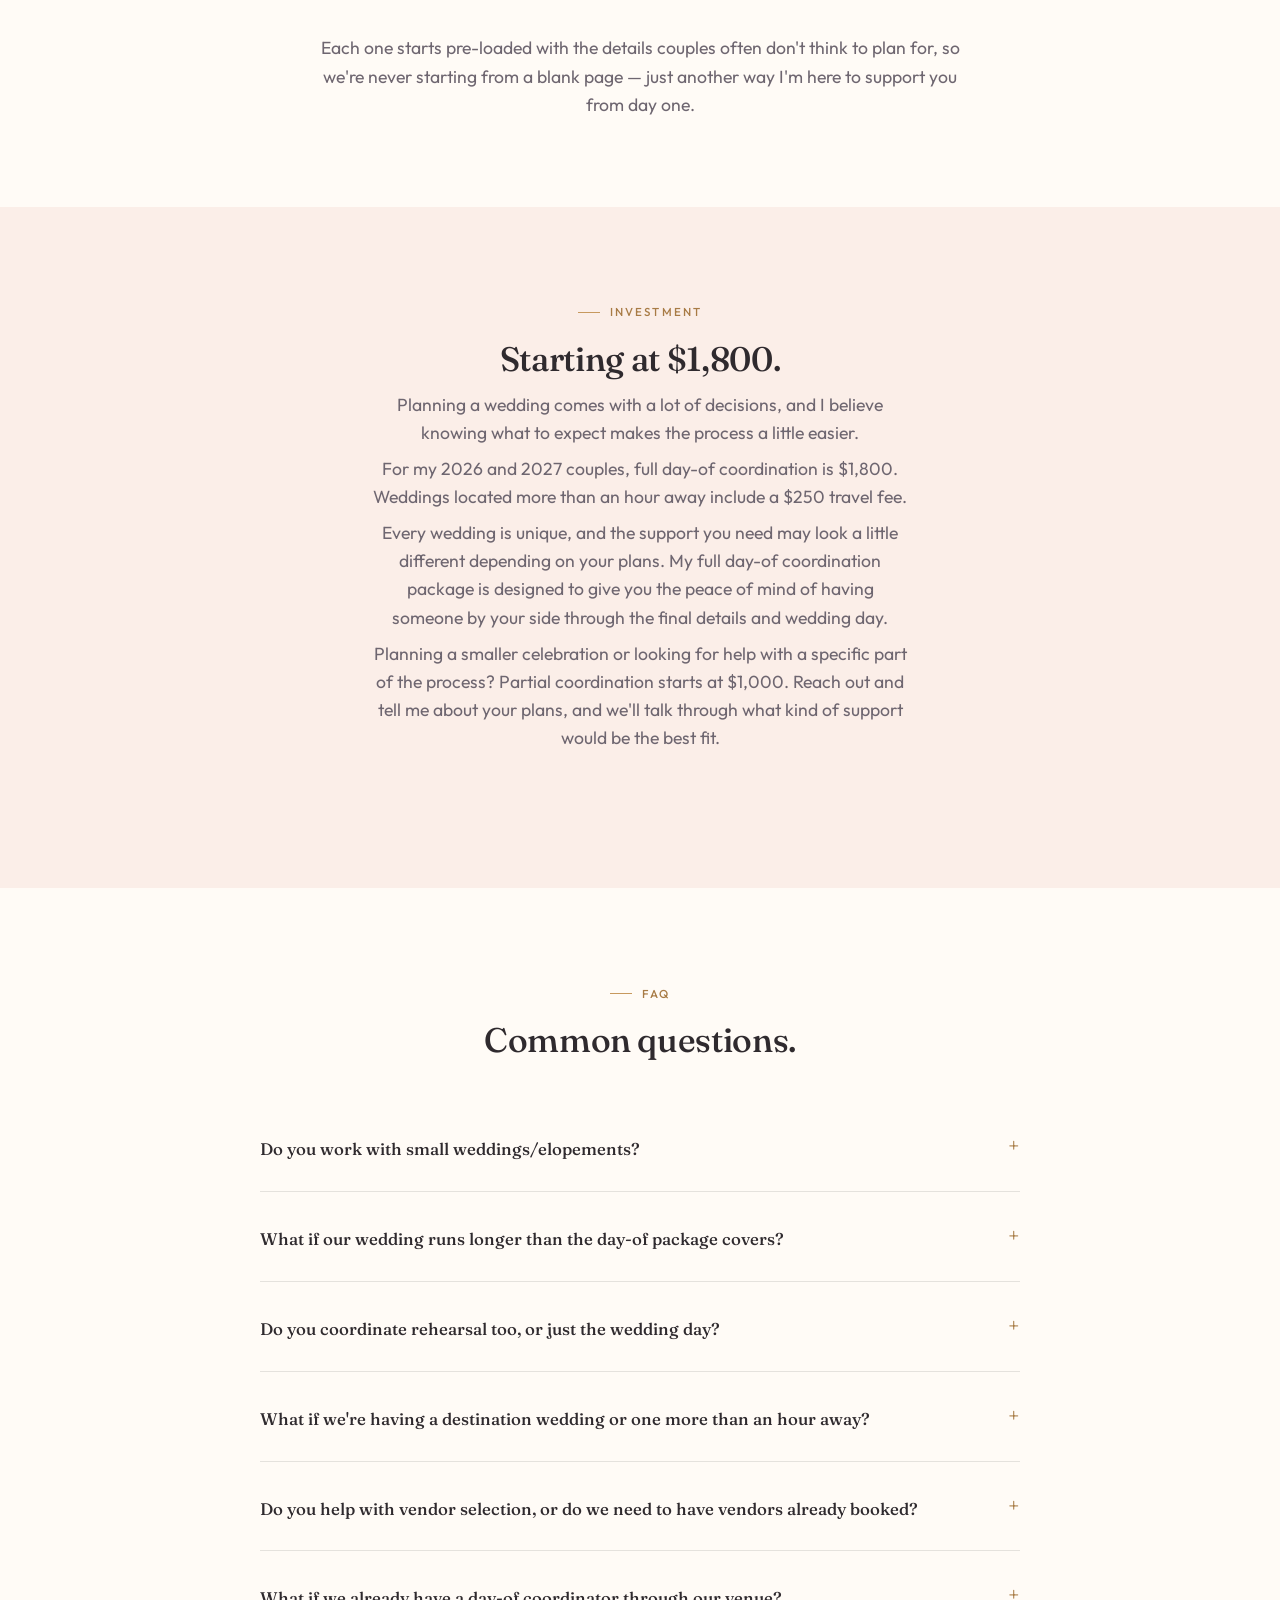
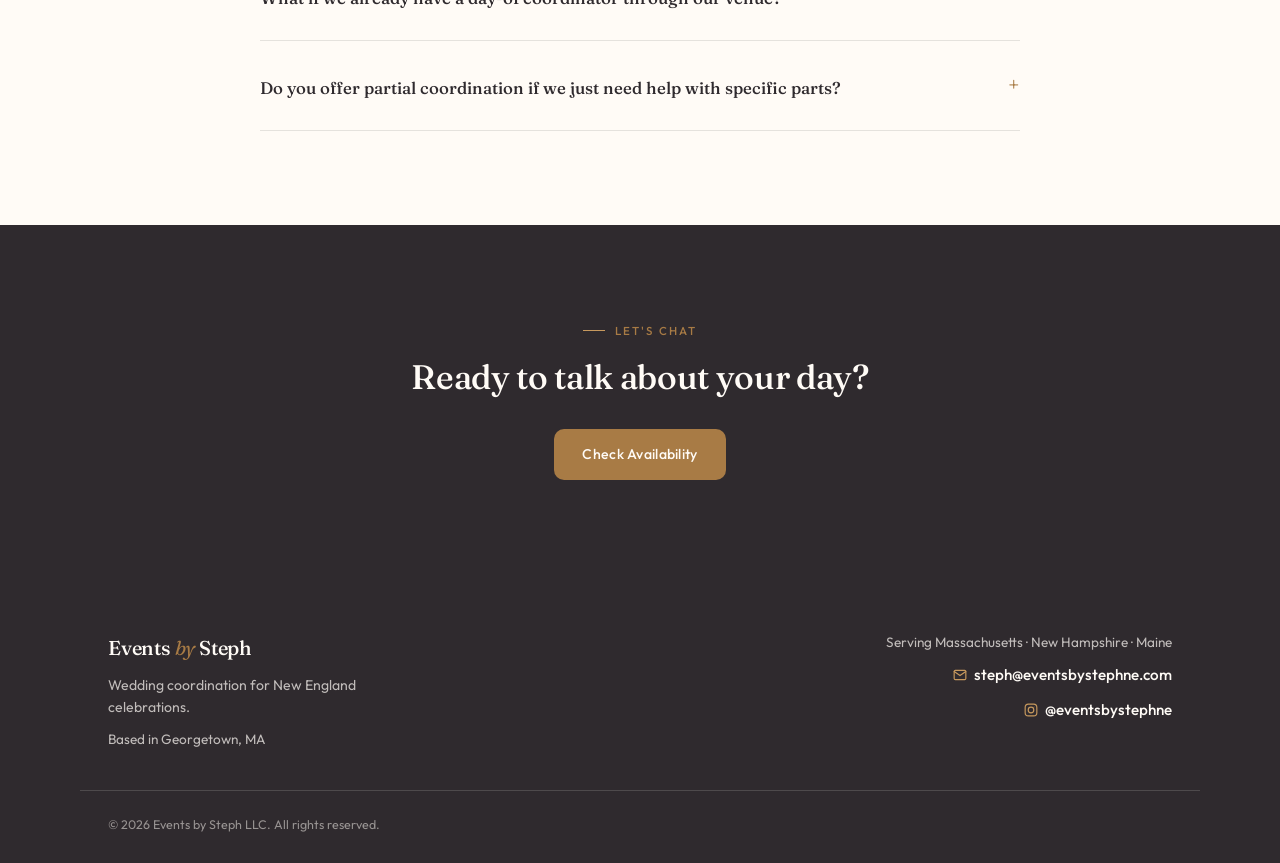
<file: services.html>
<!DOCTYPE html>
<html lang="en">
<head>
<meta charset="UTF-8">
<meta name="viewport" content="width=device-width, initial-scale=1.0">
<title>Services | Events by Steph</title>
<meta name="description" content="Wedding coordination for backyard weddings, elopements, micro weddings, and other intimate celebrations on the North Shore of Massachusetts.">
<link rel="preconnect" href="https://fonts.googleapis.com">
<link rel="preconnect" href="https://fonts.gstatic.com" crossorigin>
<link href="https://fonts.googleapis.com/css2?family=Fraunces:ital,opsz,wght@0,9..144,300..600;1,9..144,400..500&family=Outfit:wght@300;400;500;600&display=swap" rel="stylesheet">
<link rel="stylesheet" href="css/style.css">
</head>
<body>

<header class="site-header" id="site-header">
  <div class="nav-wrap">
    <a href="index.html" class="logo">Events <span class="logo-accent">by</span> Steph</a>
    <nav class="site-nav" id="site-nav">
      <a href="index.html" class="nav-link">Home</a>
      <a href="services.html" class="nav-link active">Services</a>
      <a href="about.html" class="nav-link">About</a>
      <a href="contact.html" class="nav-link">Contact</a>
      <a href="vendors-i-love.html" class="nav-link">Vendors</a>
      <a href="contact.html" class="btn btn-ghost nav-cta">Check Availability</a>
    </nav>
    <button class="nav-toggle" id="nav-toggle" aria-label="Toggle menu" aria-expanded="false" aria-controls="site-nav">
      <span></span><span></span><span></span>
    </button>
  </div>
</header>

<main>

  <section class="hero">
    <div class="hero-split">
      <div class="hero-split-text">
        <p class="eyebrow">Your Right Hand</p>
        <h1>More than a day-of presence.</h1>
        <p class="lede">Think of me as your right-hand woman through the whole planning process, not just on your wedding day. Once you book me, you've got unlimited access for questions, second opinions, or just someone to talk a decision through with. I'll also review your wedding details along the way, so nothing slips through the cracks.</p>
      </div>
      <div class="hero-split-image">
        <a href="https://aliciapetitti.com/" target="_blank" rel="noopener" title="Photo by Alicia Petitti Photography" aria-label="Photo by Alicia Petitti Photography" style="position: absolute; inset: 0;">
          <img src="img/tablescape.jpg" alt="A reception table setting with a table number sign and floral centerpiece">
          <span style="position: absolute; bottom: 14px; right: 14px; z-index: 3; color: rgba(255,255,255,0.9); font-family: var(--font-body); font-size: 0.7rem; letter-spacing: 0.03em; text-shadow: 0 1px 4px rgba(0,0,0,0.6);">Photo credit: Alicia Petitti Photography</span>
        </a>
      </div>
    </div>
  </section>

  <section class="section alt">
    <div class="container">
      <div class="section-head center">
        <p class="eyebrow">What I'm Here For</p>
        <p class="lede" style="margin: 0 auto;">Whether you're planning an intimate elopement, a backyard celebration, or have booked a venue, I've got you covered. Every wedding is unique, but here's the shape of it, start to finish.</p>
      </div>

      <div class="checklist-phase">
        <p class="checklist-phase-label">In the months before</p>
        <ul class="process-checklist">
          <li>Introductory planning meeting to review all wedding details</li>
          <li>Review vendor contracts and confirm what has been booked</li>
          <li>Create a detailed wedding day timeline</li>
          <li>Discuss family dynamics and any special requests</li>
          <li>Unlimited availability for all your wedding questions</li>
          <li>Reviewing your planning documents, décor lists, and seating charts to catch anything important you might be missing</li>
          <li>Being a sounding board for the bigger decisions, so you're not figuring it all out alone</li>
          <li>Checking in regularly, so nothing quietly falls behind schedule</li>
        </ul>
      </div>

      <div class="checklist-phase">
        <p class="checklist-phase-label">In the weeks before</p>
        <ul class="process-checklist">
          <li>Confirm every vendor's arrival time, contact info, and final details</li>
          <li>Build your full minute-by-minute timeline and share it with your vendors</li>
          <li>Do a final review of your plans to catch anything that still needs attention</li>
          <li>Walk the ceremony and reception space with you to finalize the layout</li>
          <li>Run the rehearsal, so everyone knows where to stand and when to walk</li>
        </ul>
      </div>

      <div class="checklist-phase">
        <p class="checklist-phase-label">On your wedding day</p>
        <ul class="process-checklist">
          <li>Up to 10 hours of day-of coordination</li>
          <li>Arrive early to oversee setup and walk the space before guests arrive</li>
          <li>Greet and check in every vendor as they arrive</li>
          <li>Ensure ceremony decor and reception details are set up as planned</li>
          <li>Handle any unexpected issues behind the scenes</li>
          <li>Be the one point of contact for questions from vendors, guests, and family, so they don't come to you</li>
          <li>Cue the ceremony: lining up the wedding party, signaling the processional, directing the flow</li>
          <li>Keep the timeline on track in real time, adjusting as things naturally shift</li>
          <li>Oversee the reception flow: toasts, first dance, cake cutting, all cued at the right moment</li>
          <li>Make sure the couple has time to eat, hydrate, and enjoy the celebration</li>
          <li>Show up with a day-of emergency kit so the small things never become big ones</li>
        </ul>
      </div>
    </div>
  </section>

  <section class="section">
    <div class="container">
      <div class="section-media">
        <div style="max-width: 78%; margin: 0 auto;">
          <div class="photo-frame" style="aspect-ratio: 900 / 1047; box-shadow: none; background: none;">
            <img src="img/wedding-day-planner-preview.png" alt="A preview of the Wedding Day Planner, a set of planning materials for your wedding" style="object-fit: contain;">
          </div>
        </div>
        <div class="media-text">
          <p class="eyebrow">Included With Booking</p>
          <h2>Your Wedding Day Planner</h2>
          <p class="lede">Beyond day-of coordination, every couple I work with gets access to a growing set of planning materials we build together throughout your engagement: a shared, organized home for every detail of your wedding.</p>
          <p class="lede" style="margin-top: 18px;">Just as important as staying organized is staying in sync. The more we build these details together, the more trust we build too, and that trust is what lets you truly let go on your wedding day instead of wondering whether everything's been handled. My goal is simple: by the time your wedding arrives, the vision in your head lives just as clearly in mine, so I can execute it exactly as you pictured it while you focus on nothing but enjoying the day.</p>
        </div>
      </div>

      <div class="card-grid" style="grid-template-columns: repeat(2, 1fr); margin-top: 56px;">
        <div class="card">
          <span class="card-num">01</span>
          <h3>Wedding Day Timeline</h3>
          <p>A realistic, minute-by-minute shape for your day, built from real weddings I've run, that we fine-tune together as plans firm up.</p>
        </div>
        <div class="card">
          <span class="card-num">02</span>
          <h3>Vendor Tracker</h3>
          <p>Every vendor's contact info, contract status, deposit, and balance due in one place, so nothing about payments or confirmations is ever a guessing game.</p>
        </div>
        <div class="card">
          <span class="card-num">03</span>
          <h3>Décor Checklist</h3>
          <p>Every décor detail worth considering, from ceremony florals to send-off sparklers, with space to note what's decided, what's still open, and who's handling it.</p>
        </div>
        <div class="card">
          <span class="card-num">04</span>
          <h3>Day of Task Tracker</h3>
          <p>Every task your wedding day actually needs, organized by phase and assigned to whoever's handling it, so responsibility is always clear.</p>
        </div>
      </div>

      <p class="lede" style="margin: 40px auto 0; text-align: center; max-width: 640px;">Each one starts pre-loaded with the details couples often don't think to plan for, so we're never starting from a blank page — just another way I'm here to support you from day one.</p>
    </div>
  </section>

  <section class="section alt">
    <div class="container section-head center">
      <p class="eyebrow">Investment</p>
      <h2>Starting at $1,800.</h2>
      <p class="lede" style="margin: 0 auto 8px;">Planning a wedding comes with a lot of decisions, and I believe knowing what to expect makes the process a little easier.</p>
      <p class="lede" style="margin: 0 auto 8px;">For my 2026 and 2027 couples, full day-of coordination is $1,800. Weddings located more than an hour away include a $250 travel fee.</p>
      <p class="lede" style="margin: 0 auto 8px;">Every wedding is unique, and the support you need may look a little different depending on your plans. My full day-of coordination package is designed to give you the peace of mind of having someone by your side through the final details and wedding day.</p>
      <p class="lede" style="margin: 0 auto 8px;">Planning a smaller celebration or looking for help with a specific part of the process? Partial coordination starts at $1,000. Reach out and tell me about your plans, and we'll talk through what kind of support would be the best fit.</p>
    </div>
  </section>

  <section class="section">
    <div class="container">
      <div class="section-head center">
        <p class="eyebrow">FAQ</p>
        <h2>Common questions.</h2>
      </div>
      <div class="faq-list">
        <details class="faq-item">
          <summary>Do you work with small weddings/elopements?</summary>
          <p>Yes! I offer a scaled-down package for elopements and micro weddings to match a shorter timeline and a smaller guest list. Reach out and tell me about your day, and we'll figure out the right fit together.</p>
        </details>
        <details class="faq-item">
          <summary>What if our wedding runs longer than the day-of package covers?</summary>
          <p>My day-of package covers up to 10 hours of coordination. If your day runs longer than that, additional time is billed at $250/hour.</p>
        </details>
        <details class="faq-item">
          <summary>Do you coordinate rehearsal too, or just the wedding day?</summary>
          <p>I'm happy to be there for your rehearsal to walk through the ceremony flow with your wedding party, in addition to full coverage on the wedding day itself.</p>
        </details>
        <details class="faq-item">
          <summary>What if we're having a destination wedding or one more than an hour away?</summary>
          <p>I love a good destination wedding! Weddings located more than an hour from Georgetown, MA include a $250 travel fee to cover the extra distance.</p>
        </details>
        <details class="faq-item">
          <summary>Do you help with vendor selection, or do we need to have vendors already booked?</summary>
          <p>If you already have vendors booked, I'll connect with them ahead of your day to make sure everyone's aligned. If you're still deciding, I'm happy to share recommendations from vendors I've personally worked with and trust, but you'll be the one to book and finalize the details with them directly.</p>
        </details>
        <details class="faq-item">
          <summary>What if we already have a day-of coordinator through our venue?</summary>
          <p>Many venues offer a venue coordinator, but their job is to look out for the venue, not for you. I work exclusively for you and your vision, managing your vendors, your timeline, and the details that a venue coordinator typically won't cover.</p>
        </details>
        <details class="faq-item">
          <summary>Do you offer partial coordination if we just need help with specific parts?</summary>
          <p>Yes. Every wedding is different, and not everyone needs the same level of support. Reach out and tell me what you're looking for, and we can talk through what kind of help makes the most sense for your day.</p>
        </details>
      </div>
    </div>
  </section>

  <section class="section dark">
    <div class="container section-head center">
      <p class="eyebrow">Let's Chat</p>
      <h2>Ready to talk about your day?</h2>
      <div class="btn-row" style="justify-content: center;">
        <a href="contact.html" class="btn btn-primary">Check Availability</a>
      </div>
    </div>
  </section>

</main>

<footer class="site-footer">
  <div class="footer-wrap">
    <div class="footer-brand">
      <p class="logo footer-logo">Events <span class="logo-accent">by</span> Steph</p>
      <p class="footer-tagline">Wedding coordination for New England celebrations.</p>
      <p class="footer-location">Based in Georgetown, MA</p>
    </div>
    <div class="footer-meta">
      <p class="footer-area">Serving Massachusetts · New Hampshire · Maine</p>
      <div class="footer-link-row">
        <svg width="14" height="14" viewBox="0 0 24 24" fill="none" stroke="currentColor" stroke-width="2" stroke-linecap="round" stroke-linejoin="round"><rect x="2" y="4" width="20" height="16" rx="2"/><path d="M2 6l10 7 10-7"/></svg>
        <a href="mailto:steph@eventsbystephne.com" class="footer-email">steph@eventsbystephne.com</a>
      </div>
      <div class="footer-link-row">
        <svg width="14" height="14" viewBox="0 0 24 24" fill="none" stroke="currentColor" stroke-width="2" stroke-linecap="round" stroke-linejoin="round"><rect x="2" y="2" width="20" height="20" rx="5.5"/><circle cx="12" cy="12" r="4.8"/><circle cx="17.3" cy="6.7" r="0.7" fill="currentColor" stroke="none"/></svg>
        <a href="https://instagram.com/eventsbystephne" class="footer-email" target="_blank" rel="noopener">@eventsbystephne</a>
      </div>
    </div>
  </div>
  <p class="footer-copy">© 2026 Events by Steph LLC. All rights reserved.</p>
</footer>

<script src="js/main.js"></script>
</body>
</html>
</file>
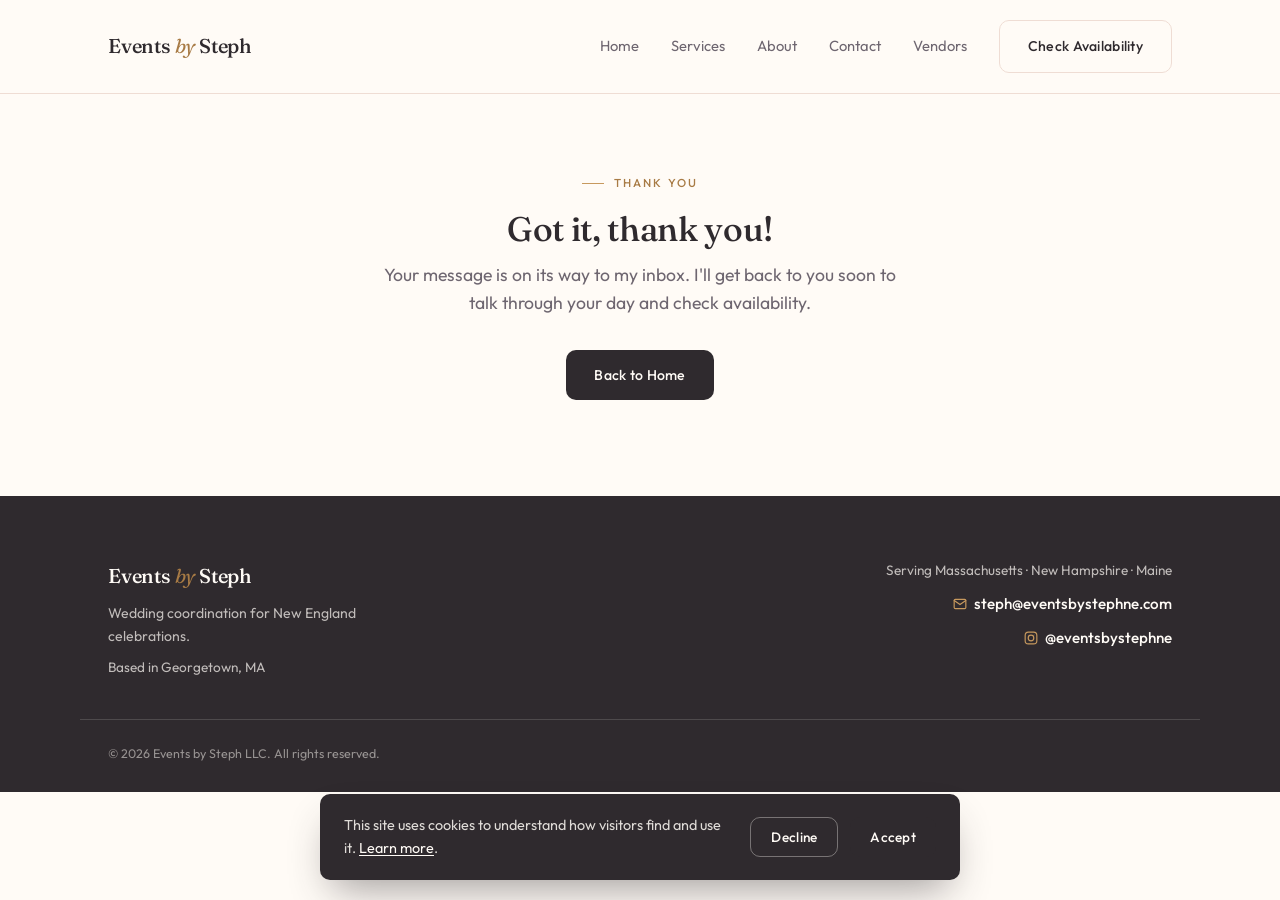
<file: thank-you.html>
<!DOCTYPE html>
<html lang="en">
<head>
<meta charset="UTF-8">
<meta name="viewport" content="width=device-width, initial-scale=1.0">
<title>Thank You | Events by Steph</title>
<meta name="description" content="Thanks for reaching out to Events by Steph.">
<link rel="preconnect" href="https://fonts.googleapis.com">
<link rel="preconnect" href="https://fonts.gstatic.com" crossorigin>
<link href="https://fonts.googleapis.com/css2?family=Fraunces:ital,opsz,wght@0,9..144,300..600;1,9..144,400..500&family=Outfit:wght@300;400;500;600&display=swap" rel="stylesheet">
<link rel="stylesheet" href="css/style.css">
</head>
<body>

<header class="site-header" id="site-header">
  <div class="nav-wrap">
    <a href="index.html" class="logo">Events <span class="logo-accent">by</span> Steph</a>
    <nav class="site-nav" id="site-nav">
      <a href="index.html" class="nav-link">Home</a>
      <a href="services.html" class="nav-link">Services</a>
      <a href="about.html" class="nav-link">About</a>
      <a href="contact.html" class="nav-link">Contact</a>
      <a href="vendors-i-love.html" class="nav-link">Vendors</a>
      <a href="contact.html" class="btn btn-ghost nav-cta">Check Availability</a>
    </nav>
    <button class="nav-toggle" id="nav-toggle" aria-label="Toggle menu" aria-expanded="false" aria-controls="site-nav">
      <span></span><span></span><span></span>
    </button>
  </div>
</header>

<main>

  <section class="hero-simple">
    <div class="container section-head center">
      <p class="eyebrow">Thank You</p>
      <h1>Got it, thank you!</h1>
      <p class="lede" style="margin: 0 auto;">Your message is on its way to my inbox. I'll get back to you soon to talk through your day and check availability.</p>
      <div class="btn-row" style="justify-content: center;">
        <a href="index.html" class="btn btn-primary">Back to Home</a>
      </div>
    </div>
  </section>

</main>

<footer class="site-footer">
  <div class="footer-wrap">
    <div class="footer-brand">
      <p class="logo footer-logo">Events <span class="logo-accent">by</span> Steph</p>
      <p class="footer-tagline">Wedding coordination for New England celebrations.</p>
      <p class="footer-location">Based in Georgetown, MA</p>
    </div>
    <div class="footer-meta">
      <p class="footer-area">Serving Massachusetts · New Hampshire · Maine</p>
      <div class="footer-link-row">
        <svg width="14" height="14" viewBox="0 0 24 24" fill="none" stroke="currentColor" stroke-width="2" stroke-linecap="round" stroke-linejoin="round"><rect x="2" y="4" width="20" height="16" rx="2"/><path d="M2 6l10 7 10-7"/></svg>
        <a href="mailto:steph@eventsbystephne.com" class="footer-email">steph@eventsbystephne.com</a>
      </div>
      <div class="footer-link-row">
        <svg width="14" height="14" viewBox="0 0 24 24" fill="none" stroke="currentColor" stroke-width="2" stroke-linecap="round" stroke-linejoin="round"><rect x="2" y="2" width="20" height="20" rx="5.5"/><circle cx="12" cy="12" r="4.8"/><circle cx="17.3" cy="6.7" r="0.7" fill="currentColor" stroke="none"/></svg>
        <a href="https://instagram.com/eventsbystephne" class="footer-email" target="_blank" rel="noopener">@eventsbystephne</a>
      </div>
    </div>
  </div>
  <p class="footer-copy">© 2026 Events by Steph LLC. All rights reserved.</p>
</footer>

<script src="js/main.js"></script>
</body>
</html>
</file>
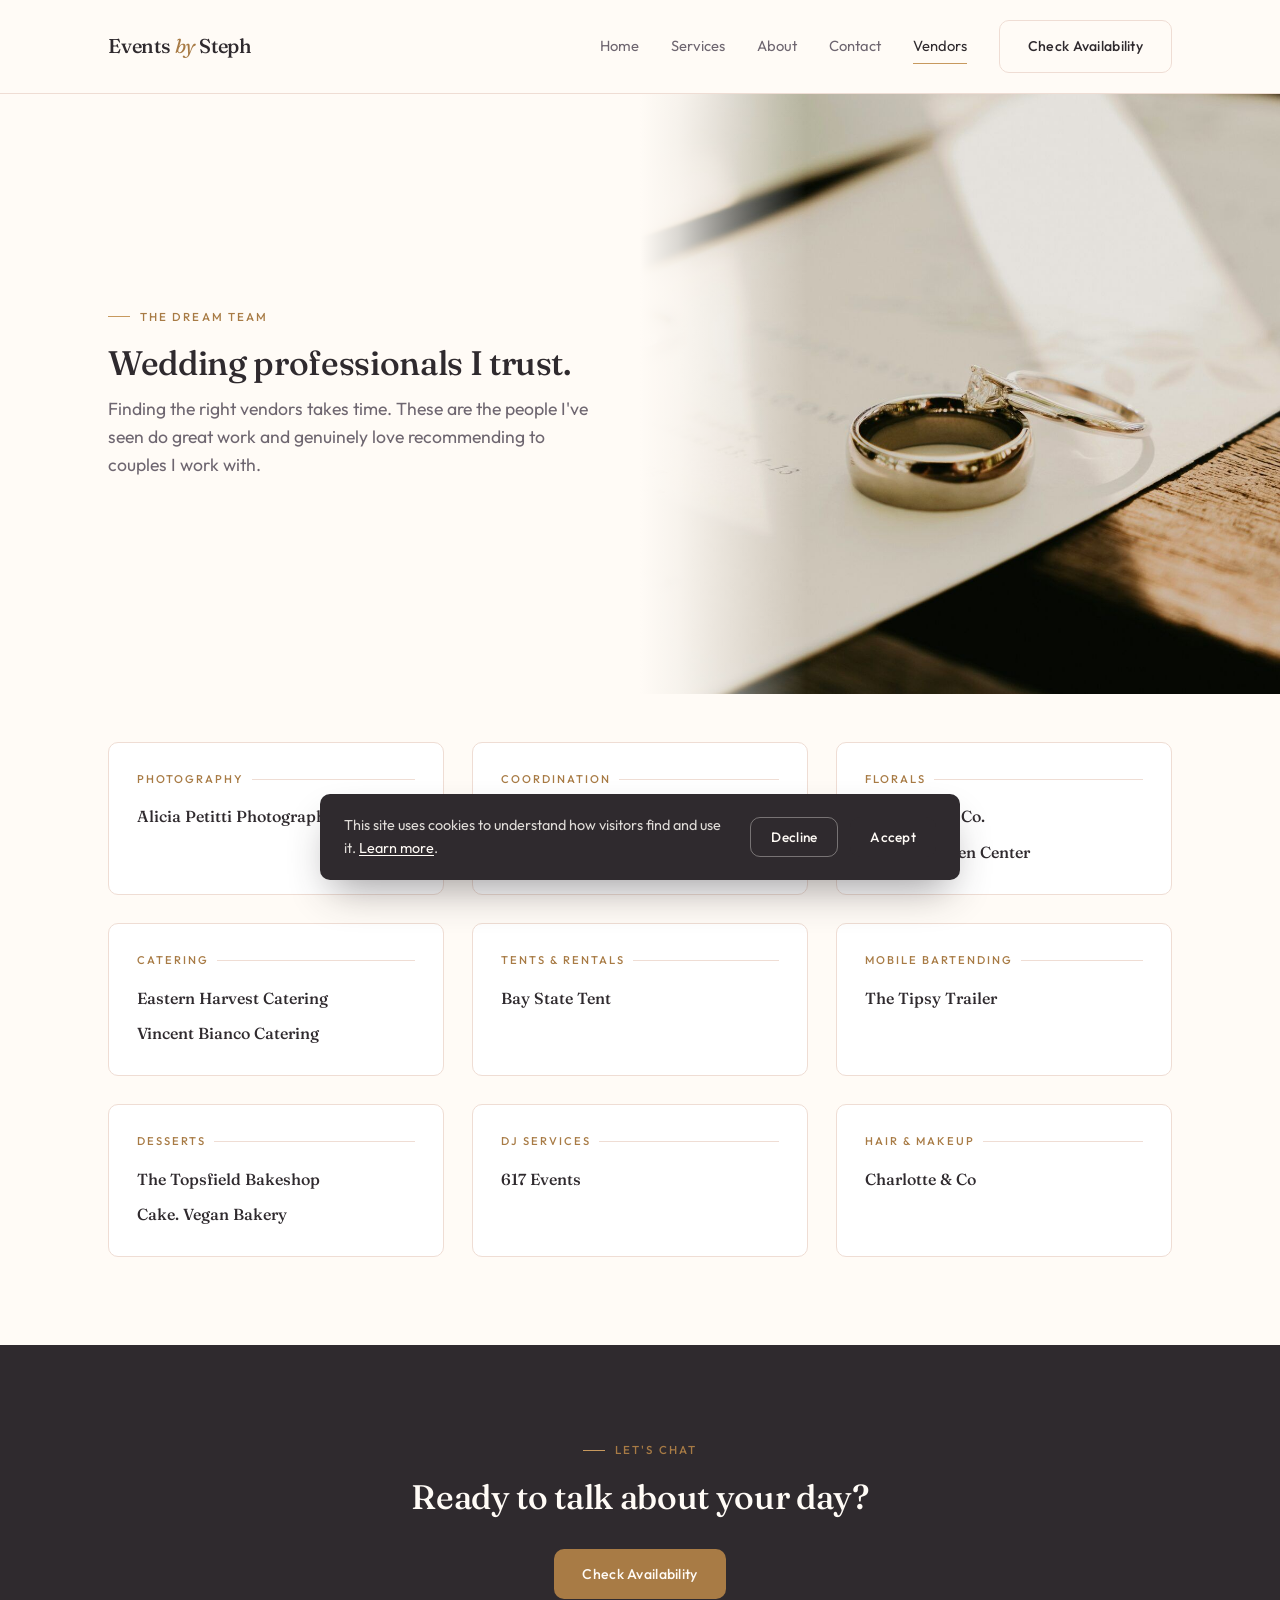
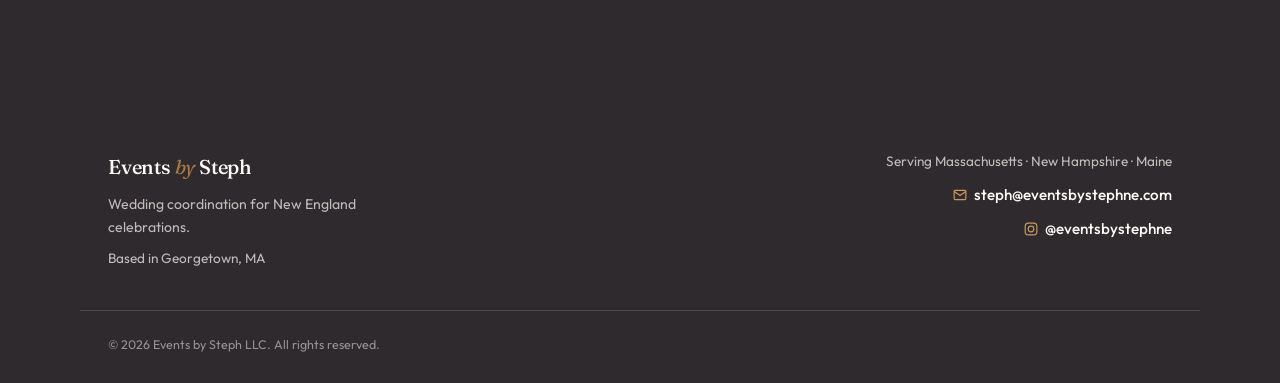
<file: vendors-i-love.html>
<!DOCTYPE html>
<html lang="en">
<head>
<meta charset="UTF-8">
<meta name="viewport" content="width=device-width, initial-scale=1.0">
<title>Vendors | Events by Steph</title>
<meta name="description" content="A curated list of wedding vendors Steph loves and trusts — photographers, florists, caterers, and more on the North Shore of Massachusetts and beyond.">
<link rel="preconnect" href="https://fonts.googleapis.com">
<link rel="preconnect" href="https://fonts.gstatic.com" crossorigin>
<link href="https://fonts.googleapis.com/css2?family=Fraunces:ital,opsz,wght@0,9..144,300..600;1,9..144,400..500&family=Outfit:wght@300;400;500;600&display=swap" rel="stylesheet">
<link rel="stylesheet" href="css/style.css">
<style>
  .vendors-grid {
    display: grid;
    grid-template-columns: repeat(3, 1fr);
    gap: 28px;
    margin-top: 48px;
  }

  .vendor-category {
    background: var(--white);
    border: 1px solid var(--line);
    border-radius: var(--radius);
    padding: 28px;
  }

  .vendor-category-label {
    font-size: 0.7rem;
    font-weight: 500;
    letter-spacing: 0.18em;
    text-transform: uppercase;
    color: var(--brass-deep);
    margin-bottom: 16px;
    display: flex;
    align-items: center;
    gap: 8px;
  }

  .vendor-category-label::after {
    content: '';
    flex: 1;
    height: 1px;
    background: var(--line);
  }

  .vendor-list {
    list-style: none;
    display: flex;
    flex-direction: column;
    gap: 10px;
  }

  .vendor-item a {
    font-family: var(--font-display);
    font-size: 1rem;
    font-weight: 500;
    color: var(--ink);
    text-decoration: none;
    transition: color 220ms ease;
    display: block;
  }

  .vendor-item a:hover {
    color: var(--brass-deep);
  }

  .vendor-item a::after {
    content: ' →';
    font-style: normal;
    font-size: 0.85rem;
    color: var(--brass);
    opacity: 0;
    transition: opacity 220ms ease;
  }

  .vendor-item a:hover::after {
    opacity: 1;
  }

  .vendor-disclaimer {
    margin-top: 56px;
    padding-top: 28px;
    border-top: 1px solid var(--line);
    font-size: 0.85rem;
    color: var(--ink-soft);
    max-width: 600px;
  }

  @media (max-width: 900px) {
    .vendors-grid {
      grid-template-columns: repeat(2, 1fr);
    }
  }

  @media (max-width: 600px) {
    .vendors-grid {
      grid-template-columns: 1fr;
    }
  }
</style>
</head>
<body>

<header class="site-header" id="site-header">
  <div class="nav-wrap">
    <a href="index.html" class="logo">Events <span class="logo-accent">by</span> Steph</a>
    <nav class="site-nav" id="site-nav">
      <a href="index.html" class="nav-link">Home</a>
      <a href="services.html" class="nav-link">Services</a>
      <a href="about.html" class="nav-link">About</a>
      <a href="contact.html" class="nav-link">Contact</a>
      <a href="vendors-i-love.html" class="nav-link active">Vendors</a>
      <a href="contact.html" class="btn btn-ghost nav-cta">Check Availability</a>
    </nav>
    <button class="nav-toggle" id="nav-toggle" aria-label="Toggle menu" aria-expanded="false" aria-controls="site-nav">
      <span></span><span></span><span></span>
    </button>
  </div>
</header>

<main>

  <section class="hero">
    <div class="hero-split">
      <div class="hero-split-text">
        <p class="eyebrow">The Dream Team</p>
        <h1>Wedding professionals I trust.</h1>
        <p class="lede">Finding the right vendors takes time. These are the people I've seen do great work and genuinely love recommending to couples I work with.</p>
      </div>
      <div class="hero-split-image">
        <img src="img/vendors-hero.jpg" alt="Wedding rings resting on an invitation suite">
      </div>
    </div>
  </section>

  <section class="section" style="padding-top: 0;">
    <div class="container">

      <div class="vendors-grid">

        <div class="vendor-category">
          <p class="vendor-category-label">Photography</p>
          <ul class="vendor-list">
            <li class="vendor-item"><a href="https://aliciapetitti.com/" target="_blank" rel="noopener">Alicia Petitti Photography</a></li>
          </ul>
        </div>

        <div class="vendor-category">
          <p class="vendor-category-label">Coordination</p>
          <ul class="vendor-list">
            <li class="vendor-item"><a href="https://www.samanthaknightevents.com/" target="_blank" rel="noopener">Samantha Knight Events</a></li>
          </ul>
        </div>

        <div class="vendor-category">
          <p class="vendor-category-label">Florals</p>
          <ul class="vendor-list">
            <li class="vendor-item"><a href="https://fordflower.com/" target="_blank" rel="noopener">Ford Flower Co.</a></li>
            <li class="vendor-item"><a href="https://nunans.com/" target="_blank" rel="noopener">Nunan Garden Center</a></li>
          </ul>
        </div>

        <div class="vendor-category">
          <p class="vendor-category-label">Catering</p>
          <ul class="vendor-list">
            <li class="vendor-item"><a href="https://www.easternharvestcatering.com/" target="_blank" rel="noopener">Eastern Harvest Catering</a></li>
            <li class="vendor-item"><a href="https://vincentbiancocatering.com/" target="_blank" rel="noopener">Vincent Bianco Catering</a></li>
          </ul>
        </div>

        <div class="vendor-category">
          <p class="vendor-category-label">Tents &amp; Rentals</p>
          <ul class="vendor-list">
            <li class="vendor-item"><a href="https://www.baystatetent.com/" target="_blank" rel="noopener">Bay State Tent</a></li>
          </ul>
        </div>

        <div class="vendor-category">
          <p class="vendor-category-label">Mobile Bartending</p>
          <ul class="vendor-list">
            <li class="vendor-item"><a href="https://www.thetipsytrailerconh.com/" target="_blank" rel="noopener">The Tipsy Trailer</a></li>
          </ul>
        </div>

        <div class="vendor-category">
          <p class="vendor-category-label">Desserts</p>
          <ul class="vendor-list">
            <li class="vendor-item"><a href="https://www.topsfieldbakeshop.com/weddings" target="_blank" rel="noopener">The Topsfield Bakeshop</a></li>
            <li class="vendor-item"><a href="https://www.cakeveganbakery.com/" target="_blank" rel="noopener">Cake. Vegan Bakery</a></li>
          </ul>
        </div>

        <div class="vendor-category">
          <p class="vendor-category-label">DJ Services</p>
          <ul class="vendor-list">
            <li class="vendor-item"><a href="https://www.617events.com/" target="_blank" rel="noopener">617 Events</a></li>
          </ul>
        </div>

        <div class="vendor-category">
          <p class="vendor-category-label">Hair &amp; Makeup</p>
          <ul class="vendor-list">
            <li class="vendor-item"><a href="https://www.thecharlotteandco.com/" target="_blank" rel="noopener">Charlotte &amp; Co</a></li>
          </ul>
        </div>

      </div>


    </div>
  </section>

  <section class="section dark">
    <div class="container section-head center">
      <p class="eyebrow">Let's Chat</p>
      <h2>Ready to talk about your day?</h2>
      <div class="btn-row" style="justify-content: center;">
        <a href="contact.html" class="btn btn-primary">Check Availability</a>
      </div>
    </div>
  </section>

</main>

<footer class="site-footer">
  <div class="footer-wrap">
    <div class="footer-brand">
      <p class="logo footer-logo">Events <span class="logo-accent">by</span> Steph</p>
      <p class="footer-tagline">Wedding coordination for New England celebrations.</p>
      <p class="footer-location">Based in Georgetown, MA</p>
    </div>
    <div class="footer-meta">
      <p class="footer-area">Serving Massachusetts · New Hampshire · Maine</p>
      <div class="footer-link-row">
        <svg width="14" height="14" viewBox="0 0 24 24" fill="none" stroke="currentColor" stroke-width="2" stroke-linecap="round" stroke-linejoin="round"><rect x="2" y="4" width="20" height="16" rx="2"/><path d="M2 6l10 7 10-7"/></svg>
        <a href="mailto:steph@eventsbystephne.com" class="footer-email">steph@eventsbystephne.com</a>
      </div>
      <div class="footer-link-row">
        <svg width="14" height="14" viewBox="0 0 24 24" fill="none" stroke="currentColor" stroke-width="2" stroke-linecap="round" stroke-linejoin="round"><rect x="2" y="2" width="20" height="20" rx="5.5"/><circle cx="12" cy="12" r="4.8"/><circle cx="17.3" cy="6.7" r="0.7" fill="currentColor" stroke="none"/></svg>
        <a href="https://instagram.com/eventsbystephne" class="footer-email" target="_blank" rel="noopener">@eventsbystephne</a>
      </div>
    </div>
  </div>
  <p class="footer-copy">© 2026 Events by Steph LLC. All rights reserved.</p>
</footer>

<script src="js/main.js"></script>
</body>
</html>
</file>
<file: css/style.css>
/* ============================================
   Events by Steph — Design Tokens
   Coastal North Shore palette: sea-fog paper,
   harbor-pine ink, dusty hydrangea accent,
   one warm brass note for calls to action.
   ============================================ */

:root {
  --ink: #2F2A2E;
  --ink-soft: #6E6670;
  --paper: #FFFBF6;
  --paper-deep: #FBEEE8;
  --white: #FFFFFF;
  --accent: #C97D89;
  --accent-deep: #AD5F6E;
  --brass: #C7995E;
  --brass-deep: #A87B45;
  --line: #EFDDD4;

  --font-display: 'Fraunces', serif;
  --font-body: 'Outfit', sans-serif;

  --container: 1120px;
  --radius: 10px;
  --transition: 220ms ease;
}

* {
  margin: 0;
  padding: 0;
  box-sizing: border-box;
}

html {
  scroll-behavior: smooth;
}

@media (prefers-reduced-motion: reduce) {
  html {
    scroll-behavior: auto;
  }
  *, *::before, *::after {
    animation-duration: 0.01ms !important;
    animation-iteration-count: 1 !important;
    transition-duration: 0.01ms !important;
  }
}

body {
  font-family: var(--font-body);
  background: var(--paper);
  color: var(--ink);
  line-height: 1.6;
  font-weight: 400;
  -webkit-font-smoothing: antialiased;
}

a {
  color: inherit;
  text-decoration: none;
}

img, svg {
  display: block;
  max-width: 100%;
}

ul {
  list-style: none;
}

button {
  font-family: inherit;
  cursor: pointer;
  border: none;
  background: none;
}

:focus-visible {
  outline: 2px solid var(--brass);
  outline-offset: 3px;
}

.container {
  width: 100%;
  max-width: var(--container);
  margin: 0 auto;
  padding: 0 28px;
}

/* ----------- Typography ----------- */

h1, h2, h3, h4 {
  font-family: var(--font-display);
  font-weight: 500;
  color: var(--ink);
  line-height: 1.15;
  letter-spacing: -0.01em;
  margin-bottom: 12px;
}

h1 { font-size: 2.125rem; }
h2 { font-size: 2.125rem; }
h3 { font-size: 1.4rem; font-weight: 500; }

em {
  font-style: italic;
  color: var(--accent-deep);
}

.eyebrow {
  display: inline-flex;
  align-items: center;
  gap: 10px;
  font-family: var(--font-body);
  font-size: 0.72rem;
  font-weight: 500;
  letter-spacing: 0.18em;
  text-transform: uppercase;
  color: var(--brass-deep);
  margin-bottom: 18px;
}

.eyebrow::before {
  content: '';
  width: 22px;
  height: 1px;
  background: var(--brass);
}

.lede {
  font-size: 1.1rem;
  color: var(--ink-soft);
  max-width: 540px;
}

.credential-badge {
  display: inline-flex;
  align-items: center;
  gap: 8px;
  font-family: var(--font-body);
  font-size: 0.82rem;
  font-weight: 500;
  color: var(--brass-deep);
  background: var(--paper-deep);
  border: 1px solid var(--line);
  padding: 7px 16px;
  border-radius: 999px;
  margin: 2px 0 22px;
}

.section-head {
  max-width: 640px;
  margin-bottom: 48px;
}

.section-head.center {
  margin-left: auto;
  margin-right: auto;
  text-align: center;
}

/* ----------- Buttons ----------- */

.btn {
  display: inline-flex;
  align-items: center;
  gap: 8px;
  padding: 14px 28px;
  font-size: 0.88rem;
  font-weight: 500;
  letter-spacing: 0.02em;
  border-radius: var(--radius);
  transition: background var(--transition), color var(--transition), border-color var(--transition), transform var(--transition);
}

.btn-primary {
  background: var(--ink);
  color: var(--paper);
}

.btn-primary:hover {
  background: var(--brass-deep);
  transform: translateY(-1px);
}

.btn-ghost {
  border: 1px solid var(--line);
  color: var(--ink);
}

.btn-ghost:hover {
  border-color: var(--brass);
  color: var(--brass-deep);
}

.btn-row {
  display: flex;
  gap: 16px;
  flex-wrap: wrap;
  margin-top: 32px;
}

.section.dark .section-head {
  margin-bottom: 0;
}

.section.dark .btn-primary {
  background: var(--brass-deep);
  color: var(--paper);
}

.section.dark .btn-primary:hover {
  background: var(--brass);
}

/* ----------- Header / Nav ----------- */

.site-header {
  position: sticky;
  top: 0;
  z-index: 50;
  background: rgba(255, 251, 246, 0.92);
  backdrop-filter: blur(8px);
  border-bottom: 1px solid var(--line);
}

.nav-wrap {
  max-width: var(--container);
  margin: 0 auto;
  padding: 20px 28px;
  display: flex;
  align-items: center;
  justify-content: space-between;
  gap: 24px;
}

.logo {
  font-family: var(--font-display);
  font-size: 1.25rem;
  font-weight: 500;
  letter-spacing: -0.01em;
  white-space: nowrap;
}

.logo-accent {
  font-style: italic;
  color: var(--brass-deep);
  font-weight: 400;
}

.site-nav {
  display: flex;
  align-items: center;
  gap: 32px;
}

.nav-link {
  font-size: 0.92rem;
  font-weight: 400;
  color: var(--ink-soft);
  position: relative;
  transition: color var(--transition);
}

.nav-link:hover,
.nav-link.active {
  color: var(--ink);
}

.nav-link.active::after {
  content: '';
  position: absolute;
  left: 0;
  bottom: -6px;
  width: 100%;
  height: 1px;
  background: var(--brass);
}

.nav-cta {
  flex-shrink: 0;
}

.nav-toggle {
  display: none;
  flex-direction: column;
  gap: 5px;
  width: 26px;
}

.nav-toggle span {
  display: block;
  height: 1px;
  background: var(--ink);
  width: 100%;
  transition: transform var(--transition), opacity var(--transition);
}

/* ----------- Hero ----------- */

.hero {
  padding: 0;
}

.hero-split {
  display: grid;
  grid-template-columns: 1fr 1fr;
  min-height: 600px;
}

.hero-split-text {
  display: flex;
  flex-direction: column;
  justify-content: center;
  padding: 64px 48px;
  padding-left: max(28px, calc((100vw - 1120px) / 2 + 28px));
}

.hero-split-text > * {
  max-width: 480px;
}

.hero-split-image {
  position: relative;
  overflow: hidden;
}

.hero-split-image img {
  position: absolute;
  inset: 0;
  width: 100%;
  height: 100%;
  object-fit: cover;
  display: block;
  z-index: 0;
}

.hero-split-image::before {
  content: '';
  position: absolute;
  inset: 0;
  z-index: 1;
  pointer-events: none;
  background: linear-gradient(
    to right,
    var(--paper) 0%,
    rgba(255, 251, 246, 0.85) 6%,
    rgba(255, 251, 246, 0) 26%
  );
}

/* Simple hero variant for text-only intro pages (services/about/contact) */

.hero-simple {
  padding: 72px 0 48px;
}

/* ----------- Sections ----------- */

.section {
  padding: 88px 0;
}

.section.alt {
  background: var(--paper-deep);
}

.section.dark {
  background: var(--ink);
  color: var(--paper);
}

.section.dark h2,
.section.dark h3 {
  color: var(--paper);
}

.section.dark .lede {
  color: rgba(255, 251, 246, 0.78);
}

/* ----------- Service area pills ----------- */

.area-pills {
  display: flex;
  flex-wrap: wrap;
  gap: 12px;
}

.area-pill {
  border: 1px solid var(--line);
  border-radius: 999px;
  padding: 9px 20px;
  font-size: 0.85rem;
  color: var(--ink-soft);
  background: var(--white);
}

.area-pill.state {
  background: var(--ink);
  color: var(--paper);
  border-color: var(--ink);
  font-weight: 500;
}

/* ----------- Cards grid ----------- */

.card-grid {
  display: grid;
  grid-template-columns: repeat(3, 1fr);
  gap: 28px;
}

.card-grid.cards-2up {
  grid-template-columns: repeat(2, 1fr);
}

.card {
  background: var(--white);
  border: 1px solid var(--line);
  border-radius: var(--radius);
  padding: 32px 28px;
  transition: transform var(--transition), border-color var(--transition);
}

.card:hover {
  transform: translateY(-3px);
  border-color: var(--brass);
}

.card-num {
  font-family: var(--font-display);
  font-style: italic;
  color: var(--accent);
  font-size: 0.95rem;
  margin-bottom: 14px;
  display: block;
}

.card h3 {
  margin-bottom: 10px;
}

.card p {
  color: var(--ink-soft);
  font-size: 0.92rem;
  margin-bottom: 18px;
}

.card-link {
  font-size: 0.85rem;
  font-weight: 500;
  color: var(--brass-deep);
  border-bottom: 1px solid var(--brass);
  padding-bottom: 2px;
}

/* ----------- Process steps ----------- */

.process-list {
  display: grid;
  grid-template-columns: repeat(4, 1fr);
  gap: 28px;
}

.process-step {
  border-top: 1px solid var(--line);
  padding-top: 20px;
}

.process-index {
  font-family: var(--font-display);
  font-style: italic;
  font-size: 1.1rem;
  color: var(--brass);
  display: block;
  margin-bottom: 14px;
}

.process-step h3 {
  font-size: 1.05rem;
  margin-bottom: 8px;
}

.process-step p {
  font-size: 0.88rem;
  color: var(--ink-soft);
}

.service-photo {
  aspect-ratio: 16 / 6;
  border-radius: var(--radius);
  overflow: hidden;
  margin-bottom: 28px;
}

.service-photo img {
  width: 100%;
  height: 100%;
  object-fit: cover;
  display: block;
}

@media (max-width: 720px) {
  .service-photo {
    aspect-ratio: 16 / 10;
  }

  h1, h2 {
    font-size: 1.8rem;
  }

  h3 {
    font-size: 1.25rem;
  }
}

/* ----------- Service detail blocks (services.html) ----------- */

.service-block {
  display: grid;
  grid-template-columns: 0.8fr 1.2fr;
  gap: 56px;
  padding: 64px 0;
  border-bottom: 1px solid var(--line);
}

.service-block:last-of-type {
  border-bottom: none;
}

.service-block h2 {
  margin-bottom: 14px;
}

.included-list li {
  display: flex;
  gap: 12px;
  padding: 14px 0;
  border-top: 1px solid var(--line);
  font-size: 0.94rem;
  color: var(--ink-soft);
}

.included-list li:first-child {
  border-top: none;
}

.included-list li::before {
  content: '—';
  color: var(--brass);
  flex-shrink: 0;
}

/* ----------- Process checklist (what a coordinator does) ----------- */

.checklist-phase {
  margin-bottom: 36px;
}

.checklist-phase-label {
  font-family: var(--font-display);
  font-style: italic;
  font-size: 1rem;
  color: var(--accent-deep);
  margin-bottom: 14px;
}

.process-checklist {
  display: grid;
  grid-template-columns: 1fr 1fr;
  gap: 0 40px;
}

.process-checklist li {
  display: flex;
  gap: 12px;
  padding: 14px 0;
  border-top: 1px solid var(--line);
  font-size: 0.94rem;
  color: var(--ink-soft);
}

.process-checklist li::before {
  content: '—';
  color: var(--brass);
  flex-shrink: 0;
}

@media (max-width: 760px) {
  .process-checklist {
    grid-template-columns: 1fr;
  }
}

/* ----------- About page ----------- */

.about-grid {
  display: grid;
  grid-template-columns: 1fr 1fr;
  gap: 64px;
  align-items: start;
}

.value-list {
  display: grid;
  gap: 24px;
  margin-top: 16px;
}

.value-item h3 {
  font-size: 1rem;
  margin-bottom: 4px;
}

.value-item p {
  font-size: 0.88rem;
  color: var(--ink-soft);
}

/* ----------- Contact page ----------- */

.contact-grid {
  display: grid;
  grid-template-columns: 1fr 1fr;
  gap: 64px;
}

.form-field {
  margin-bottom: 22px;
}

.form-field label {
  display: block;
  font-size: 0.82rem;
  font-weight: 500;
  letter-spacing: 0.04em;
  margin-bottom: 8px;
  color: var(--ink-soft);
}

.form-field input,
.form-field select,
.form-field textarea {
  width: 100%;
  font-family: var(--font-body);
  font-size: 0.95rem;
  padding: 13px 14px;
  border: 1px solid var(--line);
  border-radius: var(--radius);
  background: var(--white);
  color: var(--ink);
  transition: border-color var(--transition);
}

.form-field input:focus,
.form-field select:focus,
.form-field textarea:focus {
  border-color: var(--brass);
}

.form-row-double {
  display: grid;
  grid-template-columns: 1fr 1fr;
  gap: 18px;
}

.contact-direct {
  margin-top: 36px;
  padding-top: 28px;
  border-top: 1px solid var(--line);
  font-size: 0.92rem;
  color: var(--ink-soft);
}

.contact-direct a {
  color: var(--brass-deep);
  font-weight: 500;
}

.form-note {
  font-size: 0.8rem;
  color: var(--ink-soft);
  margin-top: 14px;
}

.required-mark {
  color: #B3445A;
}

.form-error {
  display: none;
  font-size: 0.86rem;
  font-weight: 500;
  color: #B3445A;
  margin-top: 14px;
}

.form-error.visible {
  display: block;
}

.form-field.field-invalid input,
.form-field.field-invalid select,
.form-field.field-invalid textarea {
  border-color: #B3445A;
}

/* ----------- Footer ----------- */

.site-footer {
  background: var(--ink);
  color: var(--paper);
  padding: 64px 0 28px;
}

.footer-wrap {
  max-width: var(--container);
  margin: 0 auto;
  padding: 0 28px;
  display: flex;
  justify-content: space-between;
  flex-wrap: wrap;
  gap: 32px;
  margin-bottom: 40px;
}

.footer-logo {
  color: var(--paper);
  margin-bottom: 10px;
}

.footer-tagline {
  font-size: 0.88rem;
  color: rgba(255, 251, 246, 0.7);
  max-width: 320px;
}

.footer-meta {
  text-align: right;
}

.footer-area {
  font-size: 0.85rem;
  color: rgba(255, 251, 246, 0.7);
  margin-bottom: 8px;
}

.footer-email {
  font-size: 0.95rem;
  font-weight: 500;
}

.footer-location {
  font-size: 0.85rem;
  color: rgba(255, 251, 246, 0.7);
  margin-top: 10px;
}

.footer-link-row {
  display: flex;
  align-items: center;
  justify-content: flex-end;
  gap: 7px;
  margin-top: 10px;
}

.footer-link-row svg {
  flex-shrink: 0;
  color: var(--brass);
}

.footer-copy {
  max-width: var(--container);
  margin: 0 auto;
  padding: 24px 28px 0;
  border-top: 1px solid rgba(255, 251, 246, 0.15);
  font-size: 0.78rem;
  color: rgba(255, 251, 246, 0.5);
}

.footer-copy a {
  color: rgba(255, 251, 246, 0.7);
}

.footer-copy a:hover {
  color: var(--paper);
}

.policy-content a {
  color: var(--accent-deep);
  text-decoration: underline;
  text-underline-offset: 2px;
}

.policy-content a:hover {
  color: var(--accent);
}

.policy-content h3 {
  margin-top: 36px;
  margin-bottom: 10px;
}

.policy-content h3:first-of-type {
  margin-top: 0;
}

.policy-content p {
  line-height: 1.7;
  margin-bottom: 4px;
}

.policy-content ul {
  margin-top: 16px;
  display: flex;
  flex-direction: column;
  gap: 16px;
}

.policy-content ul li {
  line-height: 1.7;
  color: var(--ink-soft);
  padding-left: 20px;
  position: relative;
}

.policy-content ul li::before {
  content: '—';
  color: var(--brass);
  position: absolute;
  left: 0;
}

.policy-content ul li strong {
  color: var(--ink);
}

/* ----------- Reveal on scroll ----------- */

.reveal {
  opacity: 0;
  transform: translateY(16px);
  transition: opacity 700ms ease, transform 700ms ease;
}

.reveal.is-visible {
  opacity: 1;
  transform: translateY(0);
}

/* ----------- Photo / media components ----------- */

.section-media {
  display: grid;
  grid-template-columns: 1fr 1fr;
  gap: 56px;
  align-items: center;
}

.section-media.media-right .media-text {
  order: 1;
}

.section-media.media-right .media-photo {
  order: 2;
}

.photo-frame {
  border-radius: var(--radius);
  overflow: hidden;
  box-shadow: 0 24px 48px -28px rgba(47, 42, 46, 0.4);
}

.photo-frame img {
  width: 100%;
  height: 100%;
  object-fit: cover;
  display: block;
}

.photo-frame.ratio-tall {
  aspect-ratio: 3 / 4;
}

.photo-frame.ratio-wide {
  aspect-ratio: 5 / 4;
}

/* ---- TEST: Collage styles for homepage 'Stress Less' section ---- */

.collage-grid {
  display: grid;
  grid-template-columns: 1fr 1fr;
  grid-template-rows: 1fr 1fr;
  gap: 12px;
  aspect-ratio: 5 / 4;
}

.collage-grid .photo-frame {
  border-radius: var(--radius);
  overflow: hidden;
  box-shadow: 0 24px 48px -28px rgba(47, 42, 46, 0.4);
  aspect-ratio: auto;
}

.collage-offset {
  position: relative;
  aspect-ratio: 5 / 4;
}

.collage-offset .photo-frame-main {
  position: absolute;
  top: 0;
  left: 0;
  width: 78%;
  height: 78%;
  border-radius: var(--radius);
  overflow: hidden;
  box-shadow: 0 24px 48px -28px rgba(47, 42, 46, 0.4);
  z-index: 1;
}

.collage-offset .photo-frame-accent {
  position: absolute;
  bottom: 0;
  right: 0;
  width: 42%;
  height: 42%;
  border-radius: var(--radius);
  overflow: hidden;
  box-shadow: 0 20px 40px -20px rgba(47, 42, 46, 0.5);
  z-index: 2;
  border: 4px solid var(--paper);
}

.collage-strip {
  display: grid;
  grid-template-columns: 1fr 1fr 1fr;
  gap: 12px;
  aspect-ratio: 5 / 4;
}

.collage-strip .photo-frame {
  border-radius: var(--radius);
  overflow: hidden;
  box-shadow: 0 24px 48px -28px rgba(47, 42, 46, 0.4);
  aspect-ratio: auto;
}

.card-photo {
  aspect-ratio: 4 / 3;
  border-radius: var(--radius);
  overflow: hidden;
  margin-bottom: 22px;
}

.card-photo img {
  width: 100%;
  height: 100%;
  object-fit: cover;
  display: block;
  transition: transform 500ms ease;
}

.card:hover .card-photo img {
  transform: scale(1.04);
}

.accent-photo {
  border-radius: var(--radius);
  overflow: hidden;
  box-shadow: 0 24px 48px -28px rgba(47, 42, 46, 0.4);
}

.accent-photo img {
  width: 100%;
  display: block;
}

/* ----------- Responsive ----------- */

.photo-strip {
  display: grid;
  grid-template-columns: repeat(3, 1fr);
  gap: 16px;
}

.section-media.compact-photo {
  grid-template-columns: 300px 1fr;
}

@media (max-width: 900px) {
  .section-media,
  .section-media.compact-photo {
    grid-template-columns: 1fr;
    gap: 32px;
  }

  .section-media.media-right .media-text,
  .section-media.media-right .media-photo {
    order: initial;
  }

  .photo-frame.ratio-tall,
  .photo-frame.ratio-wide {
    aspect-ratio: 4 / 3;
  }
}

@media (max-width: 900px) {
  .hero-split {
    grid-template-columns: 1fr;
    min-height: auto;
  }

  .hero-split-text {
    padding: 56px 28px 32px;
    max-width: none;
  }

  .hero-split-text > * {
    max-width: none;
  }

  .hero-split-image {
    width: 100%;
    height: auto;
    max-width: 100%;
    overflow: hidden;
  }

  .hero-split-image img {
    position: static;
    display: block;
    width: 100%;
    height: auto;
    max-width: 100%;
    object-fit: contain;
  }

  .hero-split-image a {
    position: static !important;
    display: block;
    width: 100%;
  }

  .hero-split-image::before {
    content: none;
  }

  .about-grid,
  .contact-grid {
    grid-template-columns: 1fr;
    gap: 48px;
  }

  .card-grid {
    grid-template-columns: repeat(2, 1fr);
  }

  .process-list {
    grid-template-columns: repeat(2, 1fr);
  }

  .service-block {
    grid-template-columns: 1fr;
    gap: 28px;
  }
}

@media (max-width: 720px) {
  .photo-strip {
    grid-template-columns: 1fr;
  }

  .site-nav,
  .nav-cta {
    display: none;
  }

  .nav-toggle {
    display: flex;
  }

  .site-header.nav-open .site-nav {
    display: flex;
    flex-direction: column;
    align-items: flex-start;
    gap: 18px;
    position: absolute;
    top: 100%;
    left: 0;
    right: 0;
    background: var(--paper);
    border-bottom: 1px solid var(--line);
    padding: 24px 28px 28px;
  }

  .site-header.nav-open .nav-cta {
    display: inline-flex;
    margin-top: 4px;
  }

  .card-grid,
  .card-grid.cards-2up,
  .process-list {
    grid-template-columns: 1fr;
  }

  .footer-wrap {
    flex-direction: column;
  }

  .footer-meta {
    text-align: left;
  }

  .footer-link-row {
    justify-content: flex-start;
  }

  .form-row-double {
    grid-template-columns: 1fr;
  }
}

/* ----------- FAQ Accordion ----------- */

.faq-list {
  max-width: 760px;
  margin: 0 auto;
}

.faq-item {
  border-bottom: 1px solid rgba(47, 42, 46, 0.12);
  margin-bottom: 6px;
}

.faq-item summary {
  list-style: none;
  cursor: pointer;
  padding: 28px 32px 28px 0;
  position: relative;
  font-family: var(--font-display);
  font-weight: 500;
  font-size: 1.05rem;
  color: var(--ink);
}

.faq-item summary::-webkit-details-marker {
  display: none;
}

.faq-item summary::after {
  content: '+';
  position: absolute;
  right: 0;
  top: 28px;
  font-size: 1.3rem;
  color: var(--brass-deep);
  transition: transform 0.2s ease;
  line-height: 1;
}

.faq-item[open] summary::after {
  content: '\2212';
}

.faq-item p {
  color: var(--ink-soft);
  padding-bottom: 24px;
  padding-right: 32px;
  max-width: 640px;
}

/* ----------- Bio Collage (About page) ----------- */

.bio-collage {
  position: relative;
  min-height: 480px;
}

.bio-collage .photo-frame {
  position: absolute;
  border-radius: 6px;
  overflow: hidden;
  border: 6px solid var(--paper);
  box-shadow: 0 20px 40px -20px rgba(47, 42, 46, 0.45);
}

.bio-collage .photo-frame img {
  width: 100%;
  height: 100%;
  object-fit: cover;
  display: block;
}

.bio-collage-photo-1 {
  top: 0;
  left: 0;
  width: 62%;
  height: 90%;
  transform: rotate(-2deg);
  z-index: 1;
}

.bio-collage-photo-2 {
  top: 4%;
  right: 0;
  width: 46%;
  height: 46%;
  transform: rotate(3deg);
  z-index: 2;
}

.bio-collage-photo-3 {
  bottom: 0;
  right: 6%;
  width: 40%;
  height: 42%;
  transform: rotate(-4deg);
  z-index: 3;
}

@media (max-width: 720px) {
  .bio-collage {
    min-height: 340px;
  }

  .bio-collage-photo-1 {
    width: 58%;
    height: 100%;
  }

  .bio-collage-photo-2 {
    width: 50%;
    height: 38%;
  }

  .bio-collage-photo-3 {
    width: 44%;
    height: 34%;
  }
}

/* ----------- Cookie consent banner ----------- */

.cookie-banner {
  position: fixed;
  left: 20px;
  right: 20px;
  bottom: 20px;
  z-index: 1000;
  max-width: 640px;
  margin: 0 auto;
  background: var(--ink);
  color: var(--paper);
  border-radius: var(--radius);
  padding: 20px 24px;
  display: flex;
  flex-wrap: wrap;
  align-items: center;
  justify-content: space-between;
  gap: 16px;
  box-shadow: 0 20px 40px -12px rgba(47, 42, 46, 0.45);
}

.cookie-banner-text {
  font-size: 0.9rem;
  color: rgba(255, 251, 246, 0.85);
  margin: 0;
  flex: 1 1 260px;
}

.cookie-banner-text a {
  color: var(--paper);
  text-decoration: underline;
  text-underline-offset: 2px;
}

.cookie-banner-actions {
  display: flex;
  gap: 12px;
  flex-shrink: 0;
}

.cookie-banner .btn {
  padding: 10px 20px;
  font-size: 0.85rem;
}

.cookie-banner .btn-ghost {
  border-color: rgba(255, 251, 246, 0.35);
  color: var(--paper);
}

.cookie-banner .btn-ghost:hover {
  border-color: var(--paper);
  color: var(--paper);
}

@media (max-width: 560px) {
  .cookie-banner {
    flex-direction: column;
    align-items: stretch;
    text-align: center;
  }

  .cookie-banner-text {
    flex: none;
  }

  .cookie-banner-actions {
    justify-content: center;
  }
}
</file>
